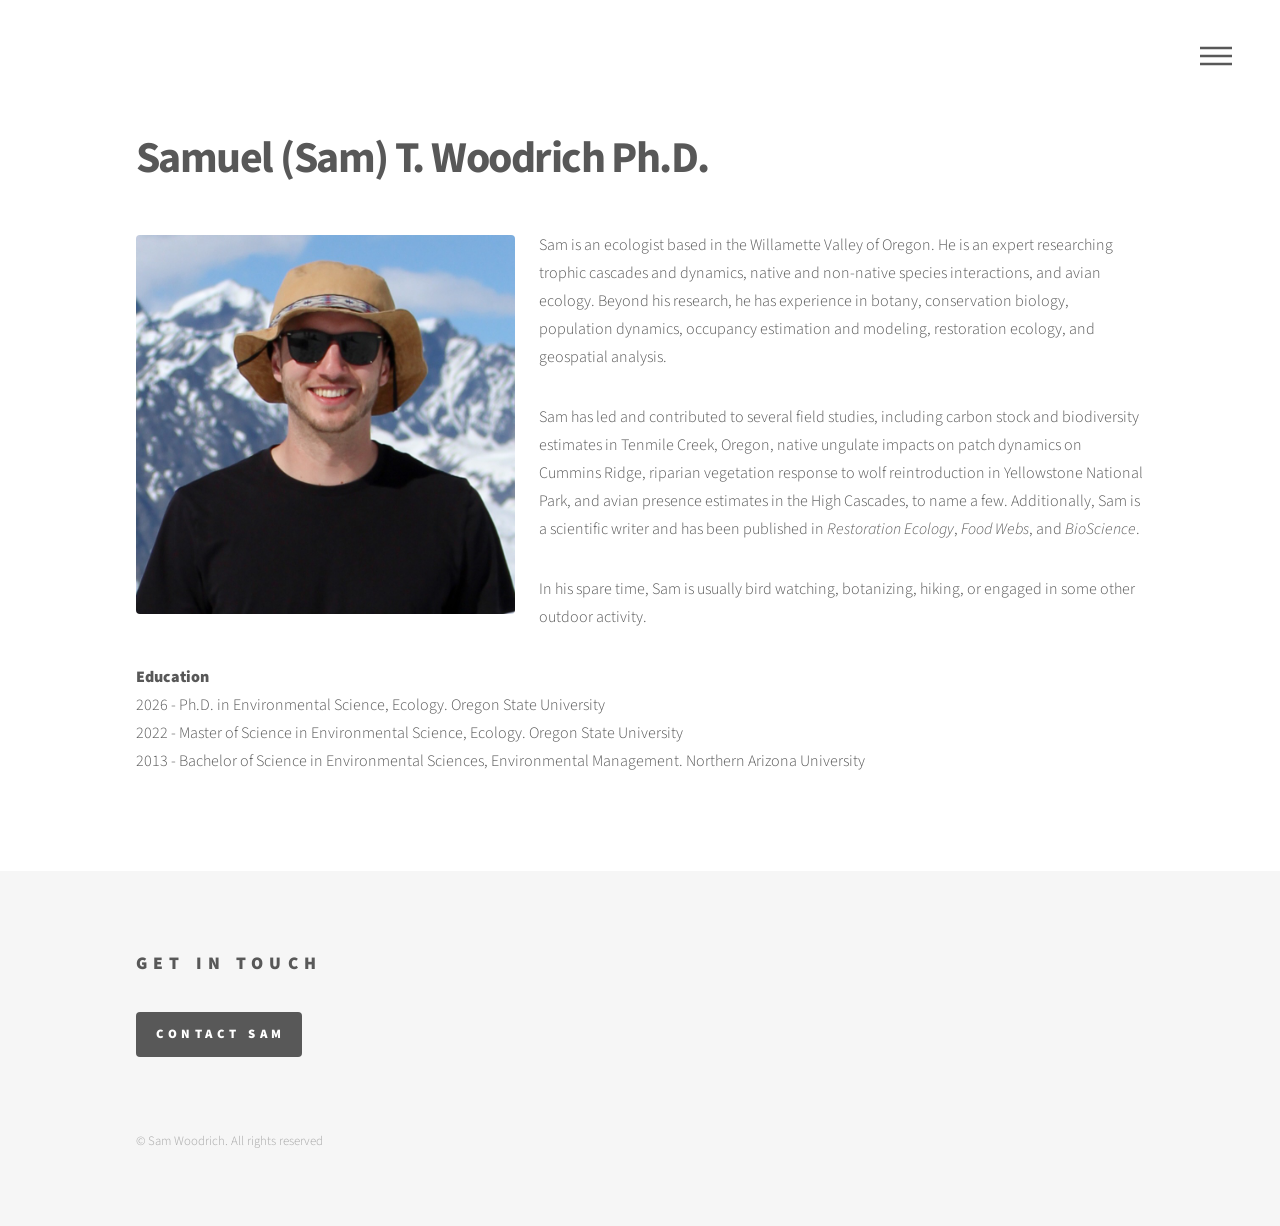
<file: about.html>
<!DOCTYPE HTML>
<!--
	Phantom by HTML5 UP
	html5up.net | @ajlkn
	Free for personal and commercial use under the CCA 3.0 license (html5up.net/license)
-->
<html>
	<head>
		<title>Sam Woodrich About</title>
		<meta charset="utf-8" />
		<meta name="viewport" content="width=device-width, initial-scale=1, user-scalable=no" />
		<link rel="stylesheet" href="assets/css/main.css" />
		<noscript><link rel="stylesheet" href="assets/css/noscript.css" /></noscript>
	</head>
	<body class="is-preload">
		<!-- Wrapper -->
			<div id="wrapper">

				<!-- Header -->
					<header id="header">
						<div class="inner">

							<!-- Logo -->
								<!-- <a href="index.html" class="logo">
									<span class="symbol"><img src="images/logo.svg" alt="" /></span><span class="title">Phantom</span>
								</a> -->

							<!-- Nav -->
								<nav>
									<ul>
										<li><a href="#menu">Menu</a></li>
									</ul>
								</nav>

						</div>
					</header>

				<!-- Menu -->
					<nav id="menu">
						<h2>Menu</h2>
						<ul>
							<li><a href="home.html">Home</a></li>
							<li><a href="about.html">About</a></li>
							<li><a href="publications_list.html">Publications</a></li>
							<!-- <li><a href="generic.html">Tempus etiam</a></li>
							<li><a href="generic.html">Consequat dolor</a></li>
							<li><a href="elements.html">Elements</a></li> -->
						</ul>
					</nav>

				<!-- Main -->
					<div id="main">
						<div class="inner">
							<h1>Samuel (Sam) T. Woodrich Ph.D.</h1>
							<p><span class="image left"><img src="images/about/1.jpg" alt="" /></span>Sam is an ecologist based in the Willamette Valley of Oregon. He is an expert researching trophic cascades and dynamics, native and non-native species interactions, and avian ecology. Beyond his research, he has experience in botany, conservation biology, population dynamics, occupancy estimation and modeling, restoration ecology, and geospatial analysis.</p>
							<p>Sam has led and contributed to several field studies, including carbon stock and biodiversity estimates in Tenmile Creek, Oregon, native ungulate impacts on patch dynamics on Cummins Ridge, riparian vegetation response to wolf reintroduction in Yellowstone National Park, and avian presence estimates in the High Cascades, to name a few. Additionally, Sam is a scientific writer and has been published in <em>Restoration Ecology</em>, <em>Food Webs</em>, and <em>BioScience</em>.</p>
							<p>In his spare time, Sam is usually bird watching, botanizing, hiking, or engaged in some other outdoor activity.</p>	
							<b>Education</b><br>
							2026 - Ph.D. in Environmental Science, Ecology. Oregon State University<br>
							2022 - Master of Science in Environmental Science, Ecology. Oregon State University<br>
							2013 - Bachelor of Science in Environmental Sciences, Environmental Management. Northern Arizona University<br>
						</div>
					</div>

				<!-- Footer -->
				 	<footer id="footer">
						<div class="inner">
							<section>
								<h2>Get in touch</h2>
									<a href="mailto:woodrics@oregonstate.edu" class="button primary">Contact Sam</a>
							</section>
							<ul class="copyright">
								<li>&copy; Sam Woodrich. All rights reserved</li>
							</ul>
						</div>
					</footer>

			</div>

		<!-- Scripts -->
			<script src="assets/js/jquery.min.js"></script>
			<script src="assets/js/browser.min.js"></script>
			<script src="assets/js/breakpoints.min.js"></script>
			<script src="assets/js/util.js"></script>
			<script src="assets/js/main.js"></script>

	</body>
</html>
</file>
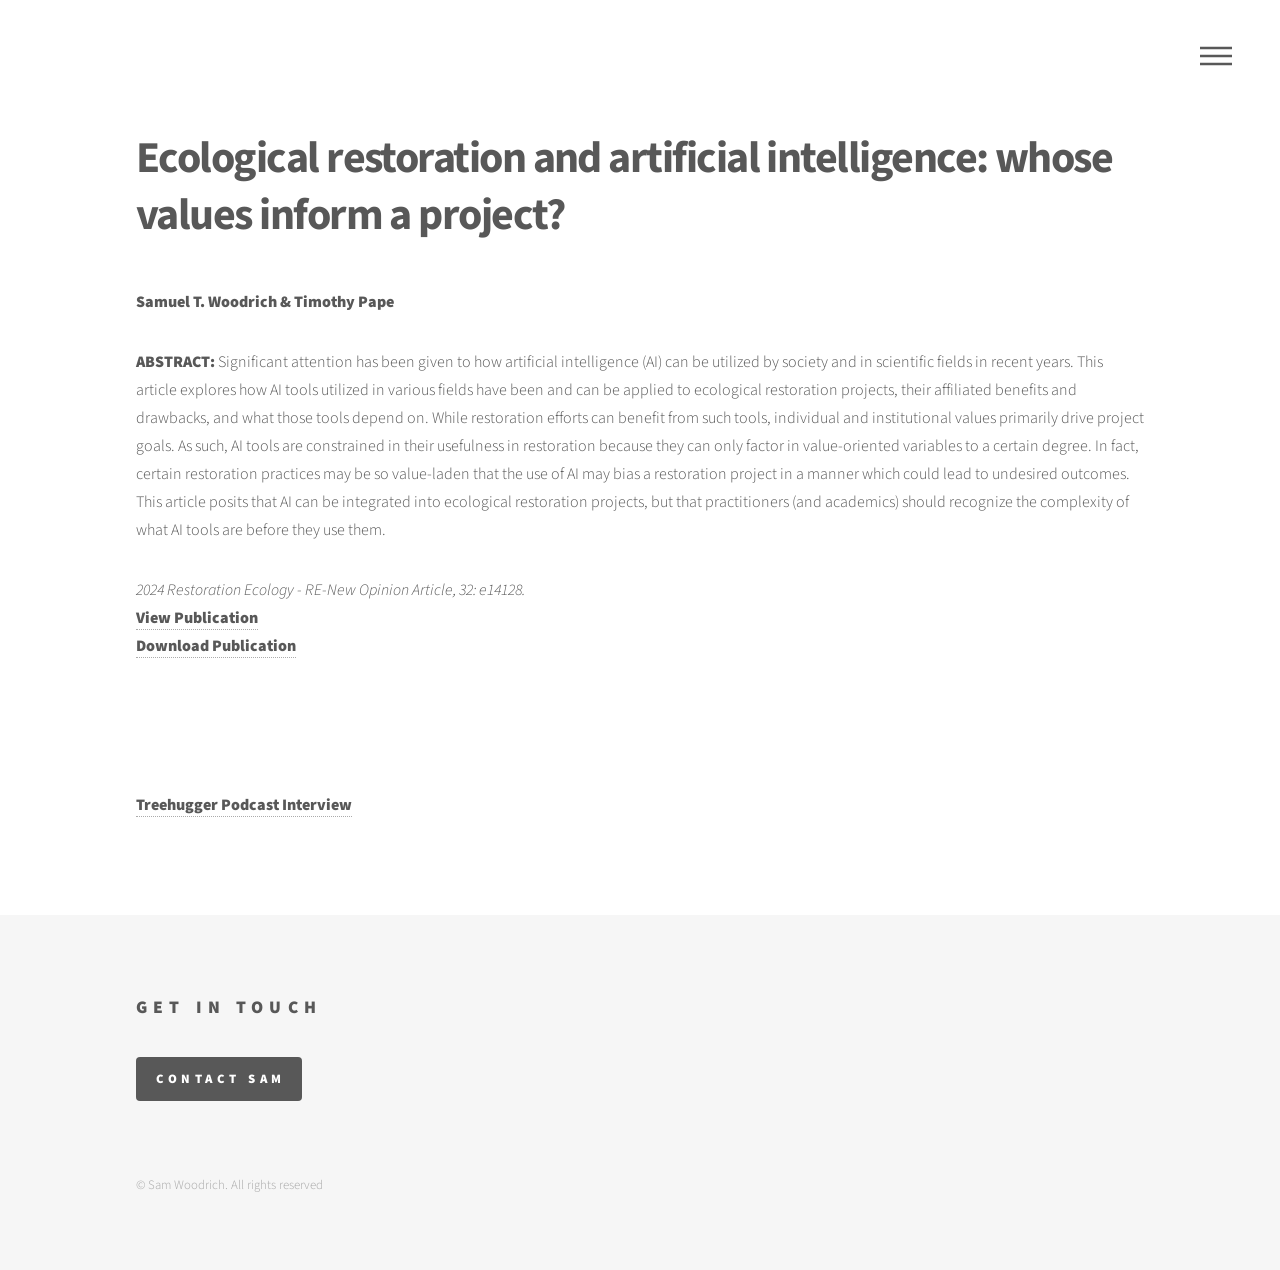
<file: ai_restoration.html>
<!DOCTYPE HTML>
<!--
	Phantom by HTML5 UP
	html5up.net | @ajlkn
	Free for personal and commercial use under the CCA 3.0 license (html5up.net/license)
-->
<html>
	<head>
		<title>AI and Restoration</title>
		<meta charset="utf-8" />
		<meta name="viewport" content="width=device-width, initial-scale=1, user-scalable=no" />
		<link rel="stylesheet" href="assets/css/main.css" />
		<noscript><link rel="stylesheet" href="assets/css/noscript.css" /></noscript>
	</head>
	<body class="is-preload">
		<!-- Wrapper -->
			<div id="wrapper">

				<!-- Header -->
					<header id="header">
						<div class="inner">

							<!-- Logo -->
								<!-- <a href="index.html" class="logo">
									<span class="symbol"><img src="images/logo.svg" alt="" /></span><span class="title">Phantom</span>
								</a> -->

							<!-- Nav -->
								<nav>
									<ul>
										<li><a href="#menu">Menu</a></li>
									</ul>
								</nav>

						</div>
					</header>

				<!-- Menu -->
					<nav id="menu">
						<h2>Menu</h2>
						<ul>
							<li><a href="index.html">Home</a></li>
							<li><a href="about.html">About</a></li>
							<li><a href="publications_list.html">Publications</a></li>
							<!-- <li><a href="generic.html">Tempus etiam</a></li>
							<li><a href="generic.html">Consequat dolor</a></li>
							<li><a href="elements.html">Elements</a></li> -->
						</ul>
					</nav>

				<!-- Main -->
					<div id="main">
						<div class="inner">
							<h1>Ecological restoration and artificial intelligence: whose values inform a project?</h1>
							<p><b>Samuel T. Woodrich & Timothy Pape</b></p>
							<p><b>ABSTRACT:</b> Significant attention has been given to how artificial intelligence (AI) can be utilized by society and in scientific fields in recent years. This article explores how AI tools utilized in various fields have been and can be applied to ecological restoration projects, their affiliated benefits and drawbacks, and what those tools depend on. While restoration efforts can benefit from such tools, individual and institutional values primarily drive project goals. As such, AI tools are constrained in their usefulness in restoration because they can only factor in value-oriented variables to a certain degree. In fact, certain restoration practices may be so value-laden that the use of AI may bias a restoration project in a manner which could lead to undesired outcomes. This article posits that AI can be integrated into ecological restoration projects, but that practitioners (and academics) should recognize the complexity of what AI tools are before they use them.</p>
							<em>2024 Restoration Ecology - RE-New Opinion Article, 32: e14128.</em>
							<br><a href="https://onlinelibrary.wiley.com/doi/10.1111/rec.14128"><b>View Publication</b></a><br>
							<a href="assets/pdfs/Woodrich_and_Pape_2024_Ecological_restoration_and_artificial_intelligence.pdf" download>
								<strong>Download Publication</strong><br>
							</a>
							</p>
							<iframe 
							title="Libsyn Player"
							style="border: none"
							src="https://html5-player.libsyn.com/embed/episode/id/31571217/height/90/theme/custom/thumbnail/yes/direction/backward/render-playlist/no/custom-color/87A93A/"
							height="90"
							width="100%"
							scrolling="no"
							allowfullscreen>
							</iframe>
							<a href="https://www.treehuggerpod.com/episodes/artificial-intelligence"><b>Treehugger Podcast Interview</b></a><br>
						</div>
					</div>

				<!-- Footer -->
				 	<footer id="footer">
						<div class="inner">
							<section>
								<h2>Get in touch</h2>
									<a href="mailto:woodrics@oregonstate.edu" class="button primary">Contact Sam</a>
							</section>
							<ul class="copyright">
								<li>&copy; Sam Woodrich. All rights reserved</li>
							</ul>
						</div>
					</footer>

			</div>

		<!-- Scripts -->
			<script src="assets/js/jquery.min.js"></script>
			<script src="assets/js/browser.min.js"></script>
			<script src="assets/js/breakpoints.min.js"></script>
			<script src="assets/js/util.js"></script>
			<script src="assets/js/main.js"></script>

	</body>
</html>
</file>
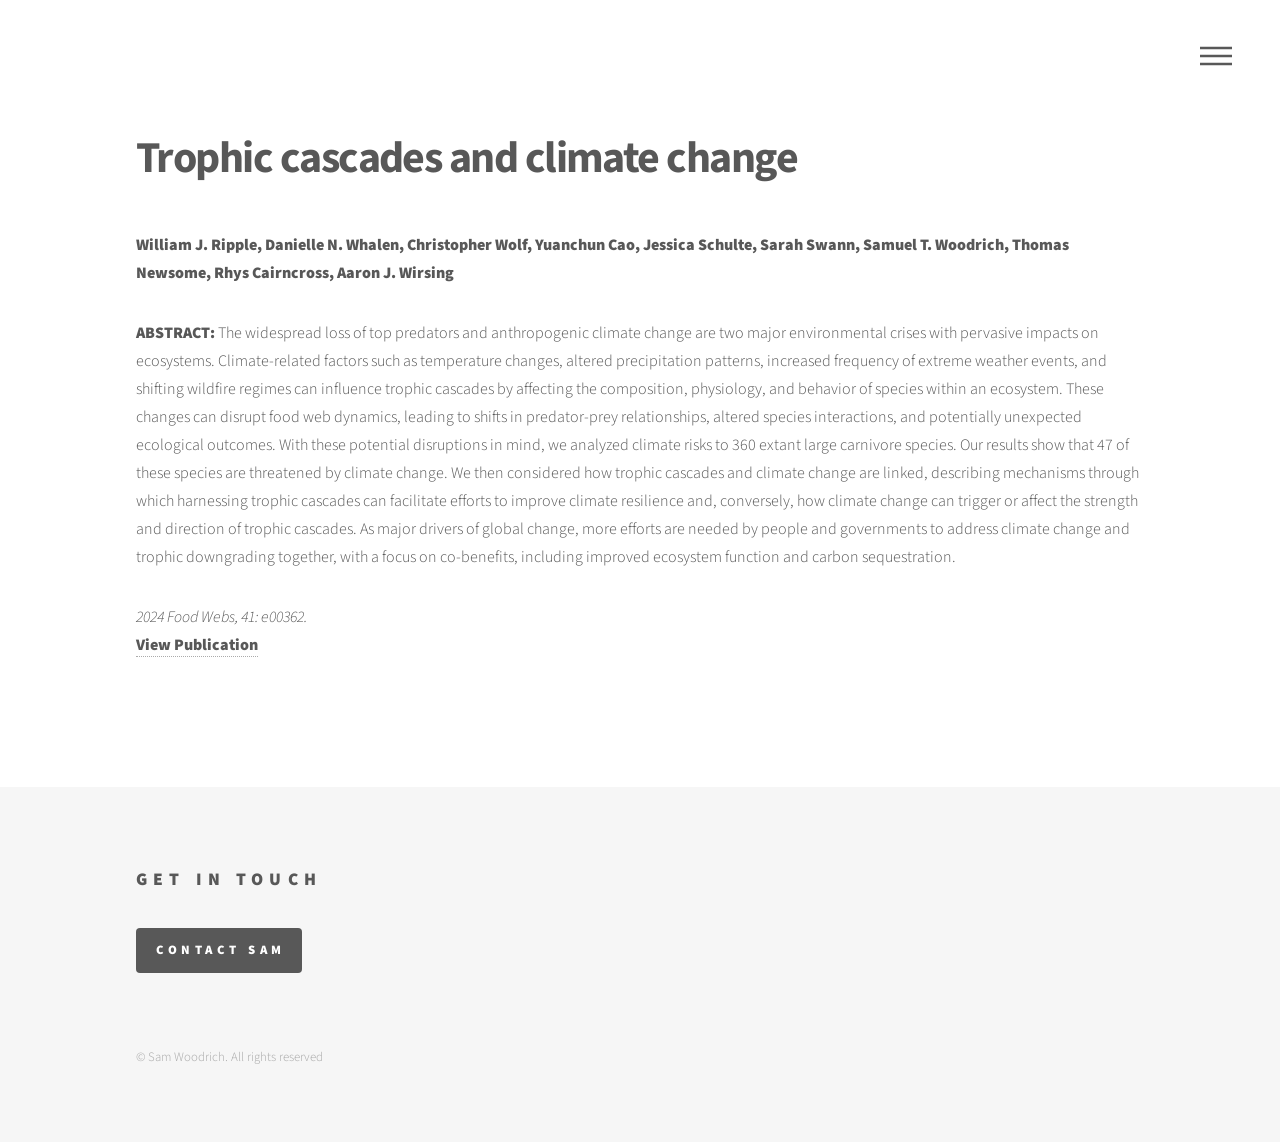
<file: cascades_and_climate_change.html>
<!DOCTYPE HTML>
<!--
	Phantom by HTML5 UP
	html5up.net | @ajlkn
	Free for personal and commercial use under the CCA 3.0 license (html5up.net/license)
-->
<html>
	<head>
		<title>Trophic Cascades and Climate Change</title>
		<meta charset="utf-8" />
		<meta name="viewport" content="width=device-width, initial-scale=1, user-scalable=no" />
		<link rel="stylesheet" href="assets/css/main.css" />
		<noscript><link rel="stylesheet" href="assets/css/noscript.css" /></noscript>
	</head>
	<body class="is-preload">
		<!-- Wrapper -->
			<div id="wrapper">

				<!-- Header -->
					<header id="header">
						<div class="inner">

							<!-- Logo -->
								<!-- <a href="index.html" class="logo">
									<span class="symbol"><img src="images/logo.svg" alt="" /></span><span class="title">Phantom</span>
								</a> -->

							<!-- Nav -->
								<nav>
									<ul>
										<li><a href="#menu">Menu</a></li>
									</ul>
								</nav>

						</div>
					</header>

				<!-- Menu -->
					<nav id="menu">
						<h2>Menu</h2>
						<ul>
							<li><a href="index.html">Home</a></li>
							<li><a href="about.html">About</a></li>
							<li><a href="publications_list.html">Publications</a></li>
							<!-- <li><a href="generic.html">Tempus etiam</a></li>
							<li><a href="generic.html">Consequat dolor</a></li>
							<li><a href="elements.html">Elements</a></li> -->
						</ul>
					</nav>

				<!-- Main -->
					<div id="main">
						<div class="inner">
							<h1>Trophic cascades and climate change</h1>
							<p><b>William J. Ripple, Danielle N. Whalen, Christopher Wolf, Yuanchun Cao, Jessica Schulte, Sarah Swann, Samuel T. Woodrich, Thomas Newsome, Rhys Cairncross, Aaron J. Wirsing</b></p>
							<p><b>ABSTRACT:</b> The widespread loss of top predators and anthropogenic climate change are two major environmental crises with
							pervasive impacts on ecosystems. Climate-related factors such as temperature changes, altered precipitation
							patterns, increased frequency of extreme weather events, and shifting wildfire regimes can influence trophic
							cascades by affecting the composition, physiology, and behavior of species within an ecosystem. These changes
							can disrupt food web dynamics, leading to shifts in predator-prey relationships, altered species interactions, and
							potentially unexpected ecological outcomes. With these potential disruptions in mind, we analyzed climate risks
							to 360 extant large carnivore species. Our results show that 47 of these species are threatened by climate change.
							We then considered how trophic cascades and climate change are linked, describing mechanisms through which
							harnessing trophic cascades can facilitate efforts to improve climate resilience and, conversely, how climate
							change can trigger or affect the strength and direction of trophic cascades. As major drivers of global change,
							more efforts are needed by people and governments to address climate change and trophic downgrading
							together, with a focus on co-benefits, including improved ecosystem function and carbon sequestration.</p>
							<em>2024 Food Webs, 41: e00362.</em>
							<p><a href="https://www.sciencedirect.com/science/article/abs/pii/S2352249624000284?via%3Dihub" target="_blank">
								<b>View Publication</b>
							</a>
							</p>					
						</div>
					</div>

				<!-- Footer -->
				 	<footer id="footer">
						<div class="inner">
							<section>
								<h2>Get in touch</h2>
									<a href="mailto:woodrics@oregonstate.edu" class="button primary">Contact Sam</a>
							</section>
							<ul class="copyright">
								<li>&copy; Sam Woodrich. All rights reserved</li>
							</ul>
						</div>
					</footer>

			</div>

		<!-- Scripts -->
			<script src="assets/js/jquery.min.js"></script>
			<script src="assets/js/browser.min.js"></script>
			<script src="assets/js/breakpoints.min.js"></script>
			<script src="assets/js/util.js"></script>
			<script src="assets/js/main.js"></script>

	</body>
</html>
</file>
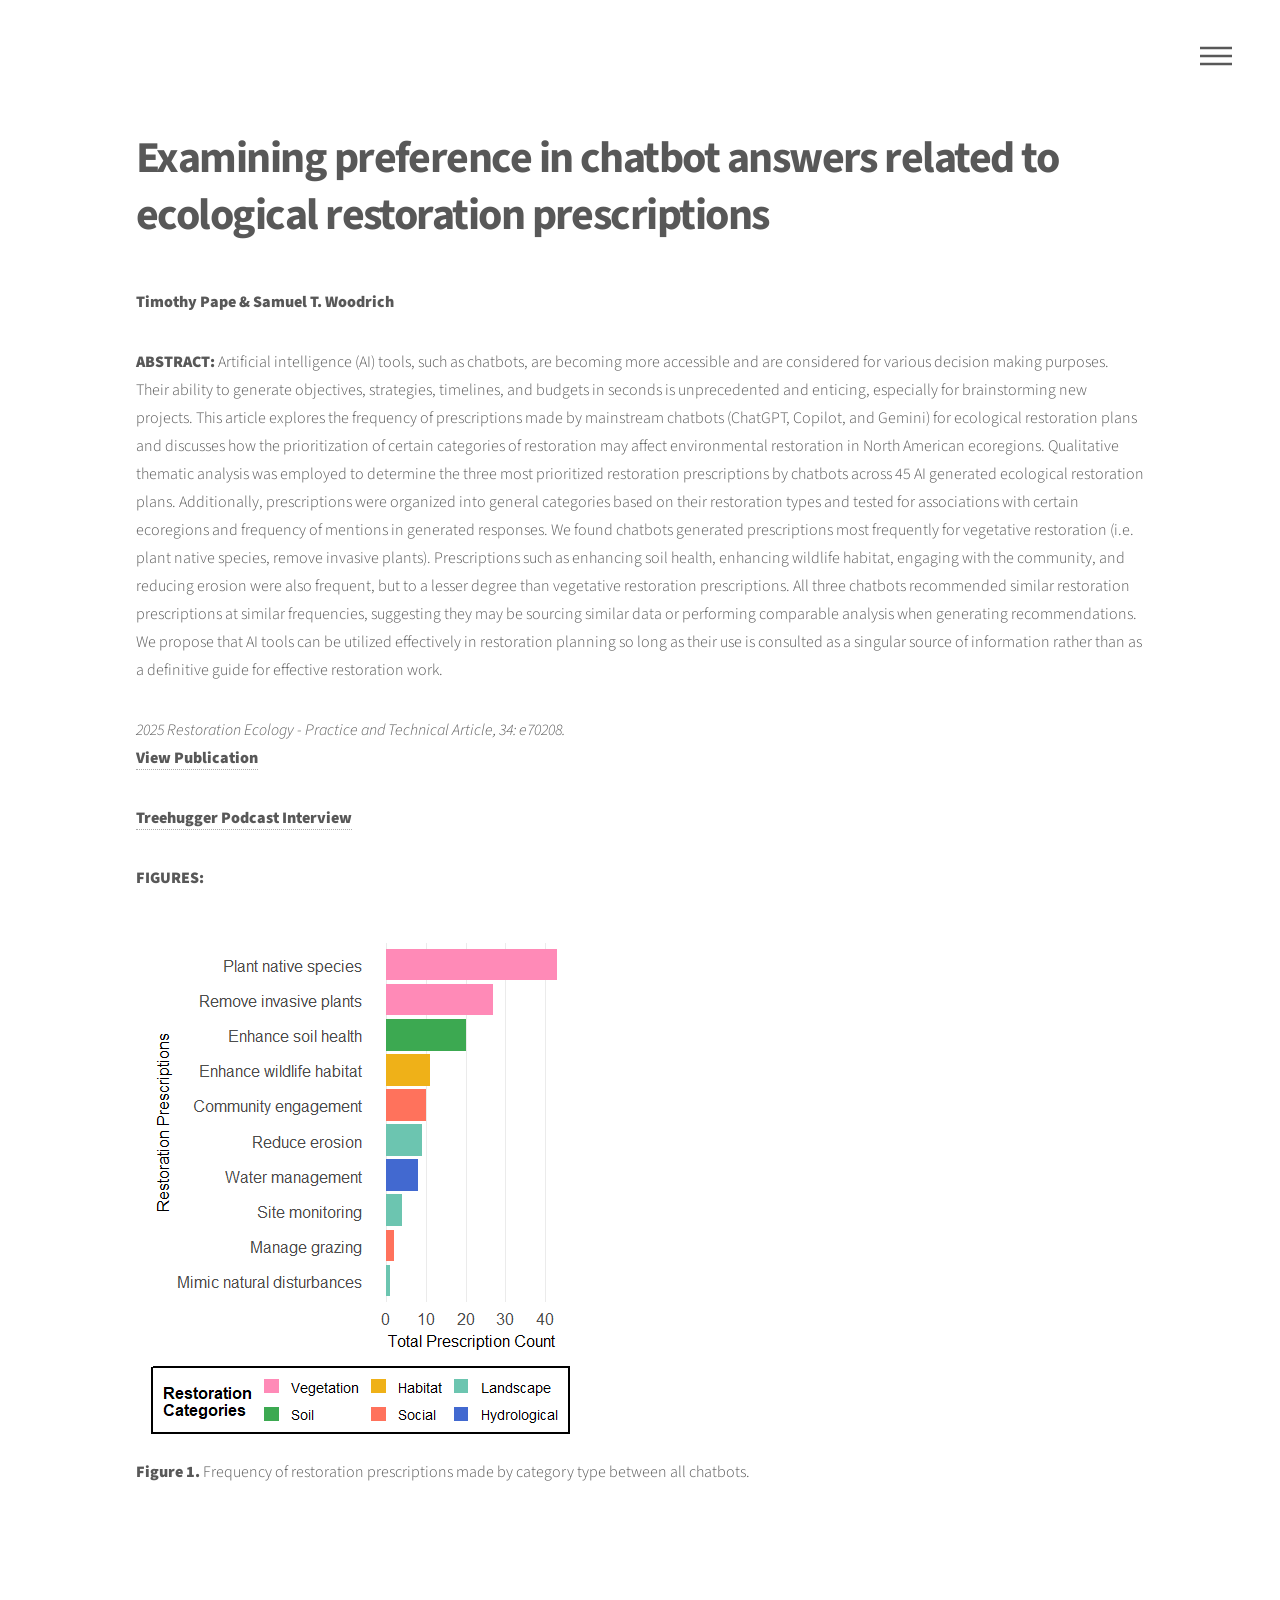
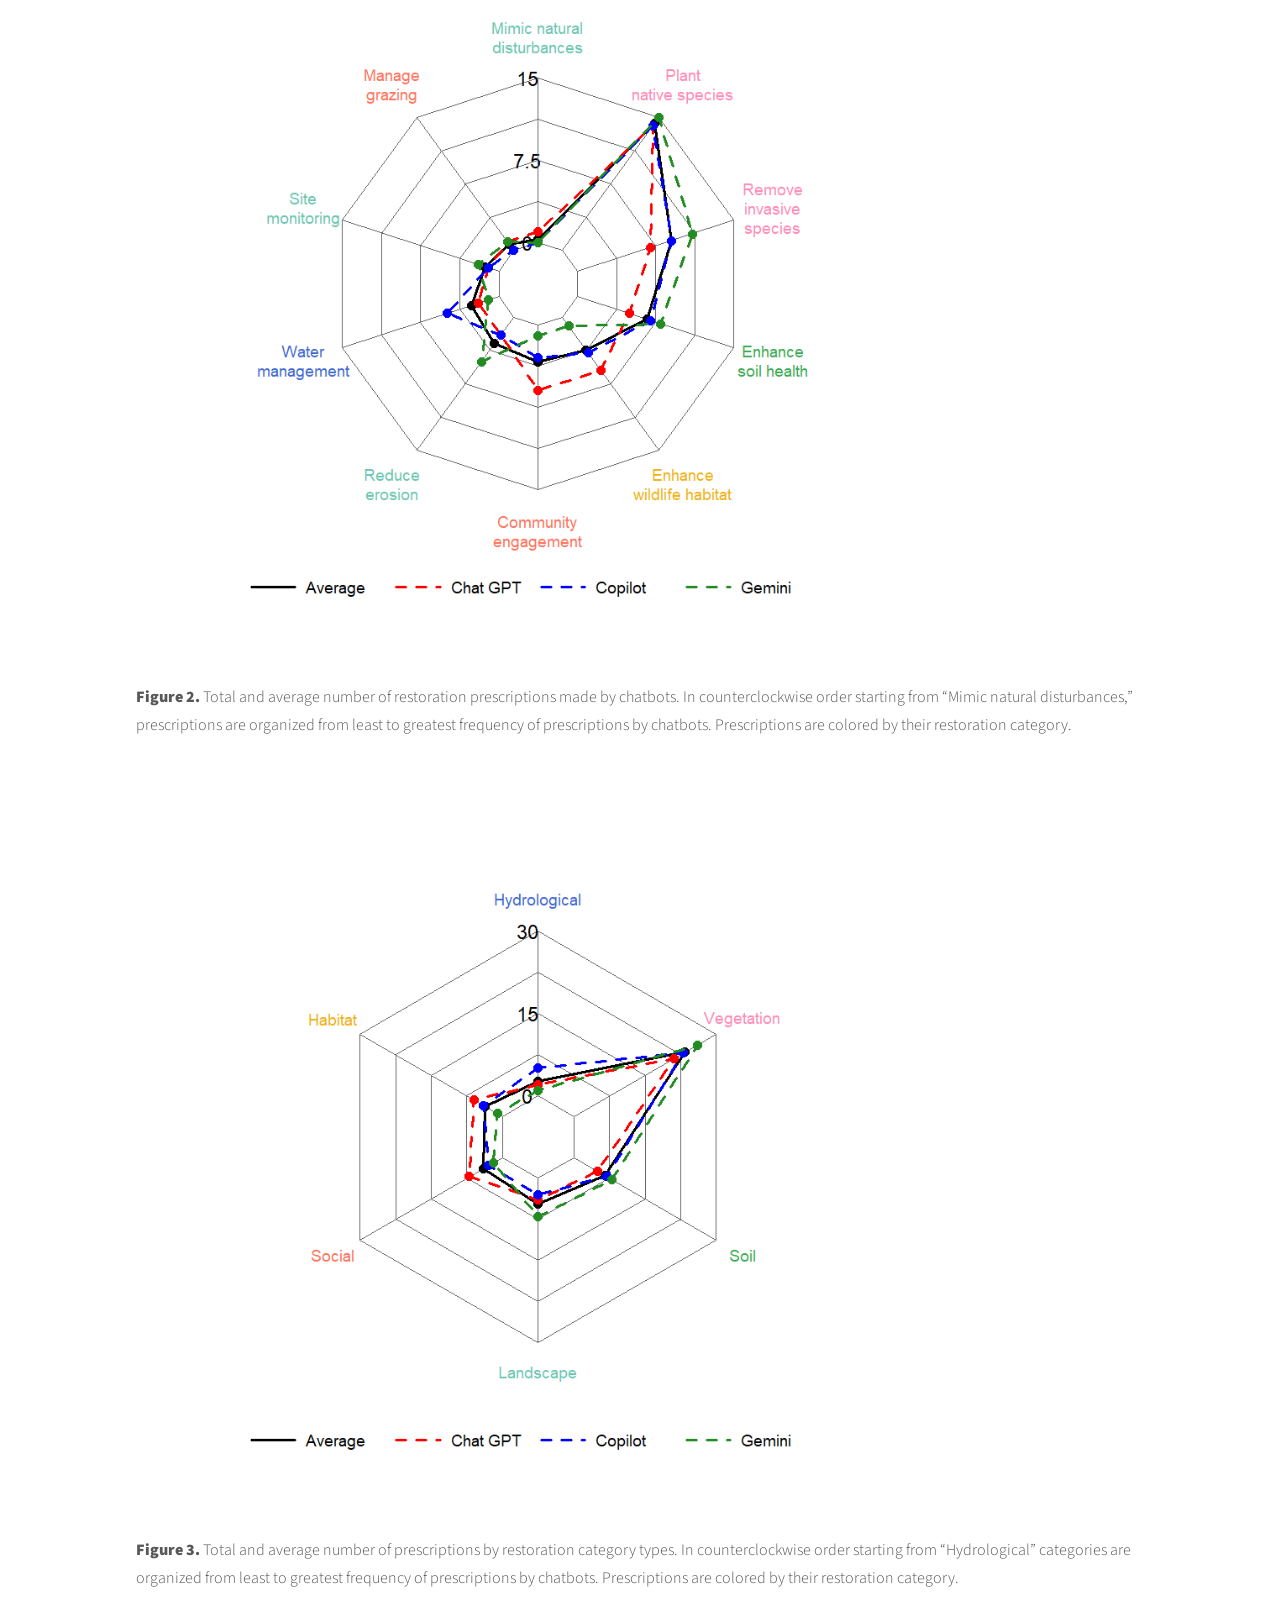
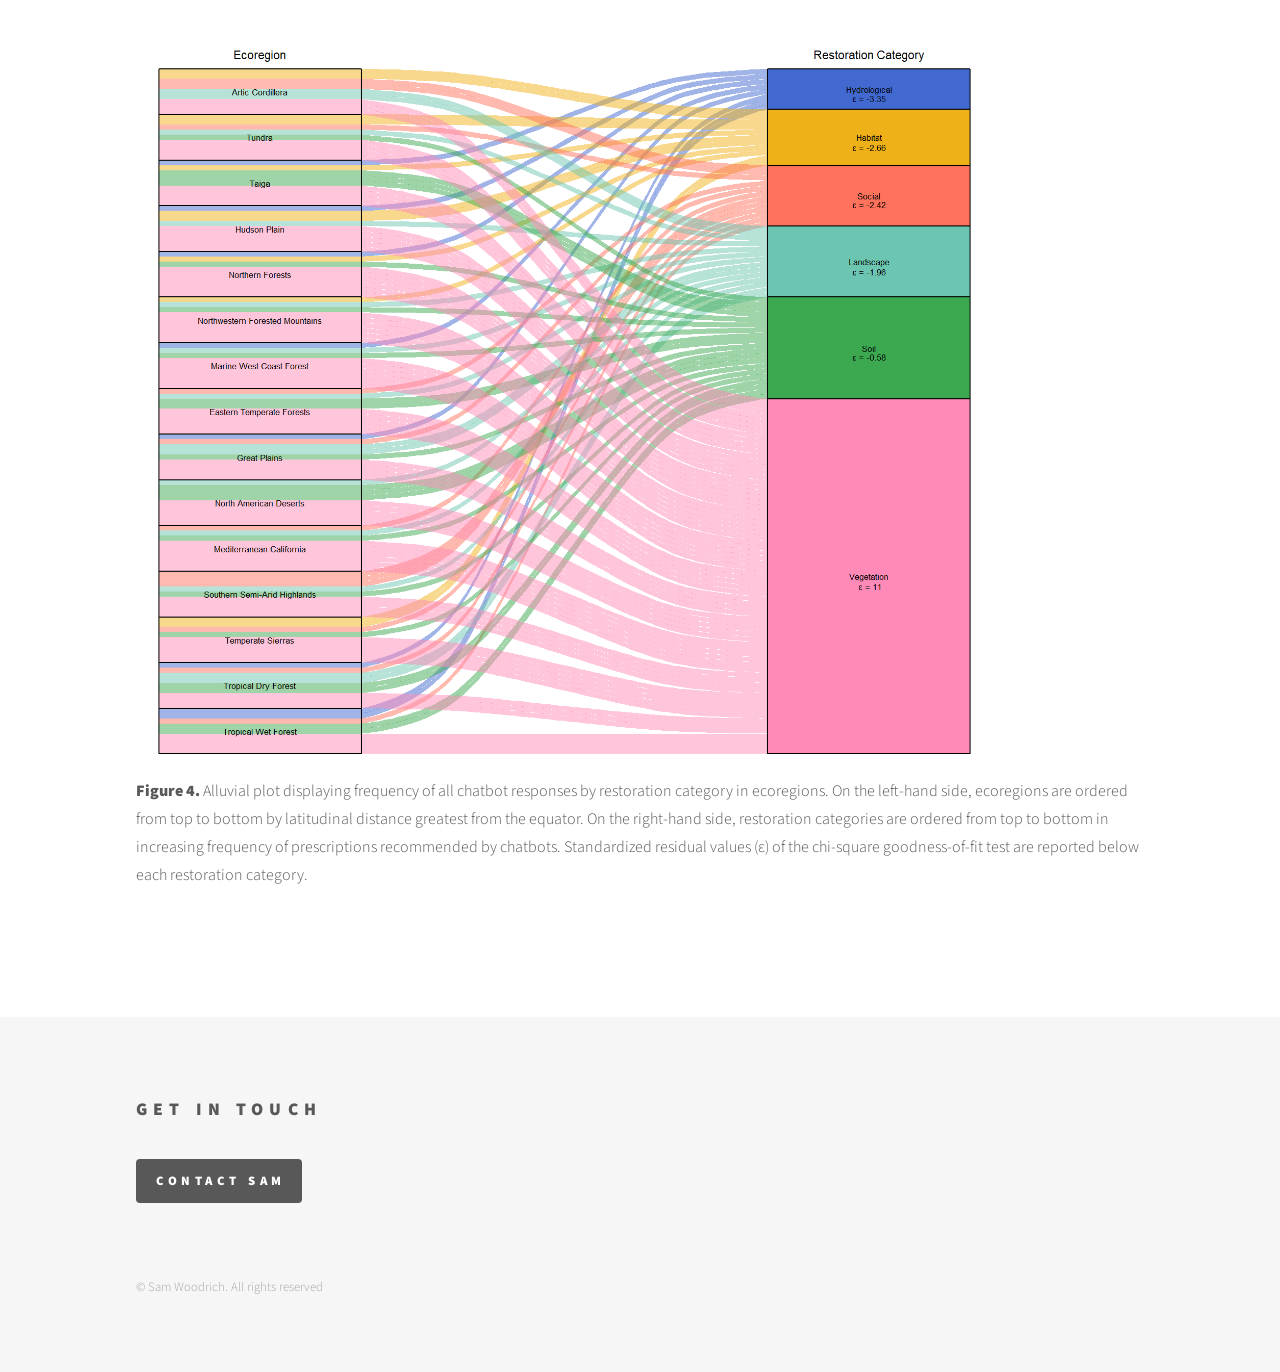
<file: chatbot_restoration.html>
<!DOCTYPE HTML>
<!--
	Phantom by HTML5 UP
	html5up.net | @ajlkn
	Free for personal and commercial use under the CCA 3.0 license (html5up.net/license)
-->
<html>
	<head>
		<title>Chatbots and Restoration</title>
		<meta charset="utf-8" />
		<meta name="viewport" content="width=device-width, initial-scale=1, user-scalable=no" />
		<link rel="stylesheet" href="assets/css/main.css" />
		<noscript><link rel="stylesheet" href="assets/css/noscript.css" /></noscript>
	</head>
	<body class="is-preload">
		<!-- Wrapper -->
			<div id="wrapper">

				<!-- Header -->
					<header id="header">
						<div class="inner">

							<!-- Logo -->
								<!-- <a href="index.html" class="logo">
									<span class="symbol"><img src="images/logo.svg" alt="" /></span><span class="title">Phantom</span>
								</a> -->

							<!-- Nav -->
								<nav>
									<ul>
										<li><a href="#menu">Menu</a></li>
									</ul>
								</nav>

						</div>
					</header>

				<!-- Menu -->
					<nav id="menu">
						<h2>Menu</h2>
						<ul>
							<li><a href="index.html">Home</a></li>
							<li><a href="about.html">About</a></li>
							<li><a href="publications_list.html">Publications</a></li>
							<!-- <li><a href="generic.html">Tempus etiam</a></li>
							<li><a href="generic.html">Consequat dolor</a></li>
							<li><a href="elements.html">Elements</a></li> -->
						</ul>
					</nav>

				<!-- Main -->
					<div id="main">
						<div class="inner">
							<h1>Examining preference in chatbot answers related to ecological restoration prescriptions</h1>
							<p><b>Timothy Pape & Samuel T. Woodrich</b></p>
							<p><b>ABSTRACT:</b> Artificial intelligence (AI) tools, such as chatbots, are becoming more accessible and are considered for various decision making purposes. Their ability to generate objectives, strategies, timelines, and budgets in seconds is unprecedented and enticing, especially for brainstorming new projects. This article explores the frequency of prescriptions made by mainstream chatbots (ChatGPT, Copilot, and Gemini) for ecological restoration plans and discusses how the prioritization of certain categories of restoration may affect environmental restoration in North American ecoregions. Qualitative thematic analysis was employed to determine the three most prioritized restoration prescriptions by chatbots across 45 AI generated ecological restoration plans. Additionally, prescriptions were organized into general categories based on their restoration types and tested for associations with certain ecoregions and frequency of mentions in generated responses. We found chatbots generated prescriptions most frequently for vegetative restoration (i.e. plant native species, remove invasive plants). Prescriptions such as enhancing soil health, enhancing wildlife habitat, engaging with the community, and reducing erosion were also frequent, but to a lesser degree than vegetative restoration prescriptions. All three chatbots recommended similar restoration prescriptions at similar frequencies, suggesting they may be sourcing similar data or performing comparable analysis when generating recommendations. We propose that AI tools can be utilized effectively in restoration planning so long as their use is consulted as a singular source of information rather than as a definitive guide for effective restoration work.</p>
							<em>2025 Restoration Ecology - Practice and Technical Article, 34: e70208.</em>
							<p><a href="https://onlinelibrary.wiley.com/doi/10.1111/rec.70208"><b>View Publication</b></a></p>
							<p><a href="https://www.treehuggerpod.com/episodes/default-prescriptions"><b>Treehugger Podcast Interview</b></a><br></p>	
							<p><b>FIGURES: </b></p>
									<!-- <section class="tiles"> -->

									<!-- Figure 1 -->
									<!-- <article>
										<span class="image">
										<img src="images/chatbot_restoration/1.png" alt="Figure 1" style="width:auto; max-width:none;" />
										</span>
										<p><strong>Figure 1.</strong> Frequency of restoration prescriptions made by category type between all chatbots.</p>
									</article> -->

									<!-- Figure 2 -->
									<!-- <article>
										<span class="image">
										<img src="images/chatbot_restoration/2.png" alt="Figure 2" style="width:auto; max-width:none;" />
										</span>
										<p><strong>Figure 2.</strong> Total and average number of restoration prescriptions made by chatbots. In counterclockwise order starting from “Mimic natural disturbances,” prescriptions are organized from least to greatest frequency of prescriptions by chatbots. Prescriptions are colored by their restoration category.</p>
									</article> -->

									<!-- Figure 3 -->
									<!-- <article>
										<span class="image">
										<img src="images/chatbot_restoration/3.png" alt="Figure 3" style="width:auto; max-width:none;" />
										</span>
										<p><strong>Figure 3.</strong> Total and average number of prescriptions by restoration category types. In counterclockwise order starting from “Hydrological” categories areorganized from least to greatest frequency of prescriptions by chatbots. Prescriptions are colored by their restoration category.</p>
									</article> -->

									<!-- Figure 4 -->
									<!-- <article>
										<span class="image">
										<img src="images/chatbot_restoration/4.PNG" alt="Figure 4" style="width:auto; max-width:none;" />
										</span>
										<p><strong>Figure 4.</strong> Alluvial plot displaying frequency of all chatbot responses by restoration category in ecoregions. On the left-hand side, ecoregions are ordered from top to bottom by latitudinal distance greatest from the equator. On the right-hand side, restoration categories are ordered from top to bottom in increasing frequency of prescriptions recommended by chatbots. Standardized residual values (ε) of the chi-square goodness-of-fit test are reported below each restoration category. </p>
									</article> -->

									<!-- </section>			 -->
									 <section>

									<!-- Figure 1 -->
									<div class="figure">
										<img src="images/chatbot_restoration/1.png" alt="Figure 1"/>
										<p><strong>Figure 1.</strong> Frequency of restoration prescriptions made by category type between all chatbots.</p>
									</div>

									<!-- Figure 2 -->
									<div class="figure">
										<img src="images/chatbot_restoration/2.png" alt="Figure 2" style="width:75%;"/>
										<p><strong>Figure 2.</strong> Total and average number of restoration prescriptions made by chatbots. In counterclockwise order starting from “Mimic natural disturbances,” prescriptions are organized from least to greatest frequency of prescriptions by chatbots. Prescriptions are colored by their restoration category.</p>
									</div>

									<!-- Figure 3 -->
									<div class="figure">
										<img src="images/chatbot_restoration/3.png" alt="Figure 3" style="width:75%;"/>
										<p><strong>Figure 3.</strong> Total and average number of prescriptions by restoration category types. In counterclockwise order starting from “Hydrological” categories are organized from least to greatest frequency of prescriptions by chatbots. Prescriptions are colored by their restoration category.</p>
									</div>

									<!-- Figure 4 -->
									<div class="figure">
										<img src="images/chatbot_restoration/4.PNG" alt="Figure 4" style="width:85%;" />
										<p><strong>Figure 4.</strong> Alluvial plot displaying frequency of all chatbot responses by restoration category in ecoregions. On the left-hand side, ecoregions are ordered from top to bottom by latitudinal distance greatest from the equator. On the right-hand side, restoration categories are ordered from top to bottom in increasing frequency of prescriptions recommended by chatbots. Standardized residual values (ε) of the chi-square goodness-of-fit test are reported below each restoration category.</p>
									</div>

									</section>
						</div>
					</div>

				<!-- Footer -->
				 	<footer id="footer">
						<div class="inner">
							<section>
								<h2>Get in touch</h2>
									<a href="mailto:woodrics@oregonstate.edu" class="button primary">Contact Sam</a>
							</section>
							<ul class="copyright">
								<li>&copy; Sam Woodrich. All rights reserved</li>
							</ul>
						</div>
					</footer>

			</div>

		<!-- Scripts -->
			<script src="assets/js/jquery.min.js"></script>
			<script src="assets/js/browser.min.js"></script>
			<script src="assets/js/breakpoints.min.js"></script>
			<script src="assets/js/util.js"></script>
			<script src="assets/js/main.js"></script>

	</body>
</html>
</file>
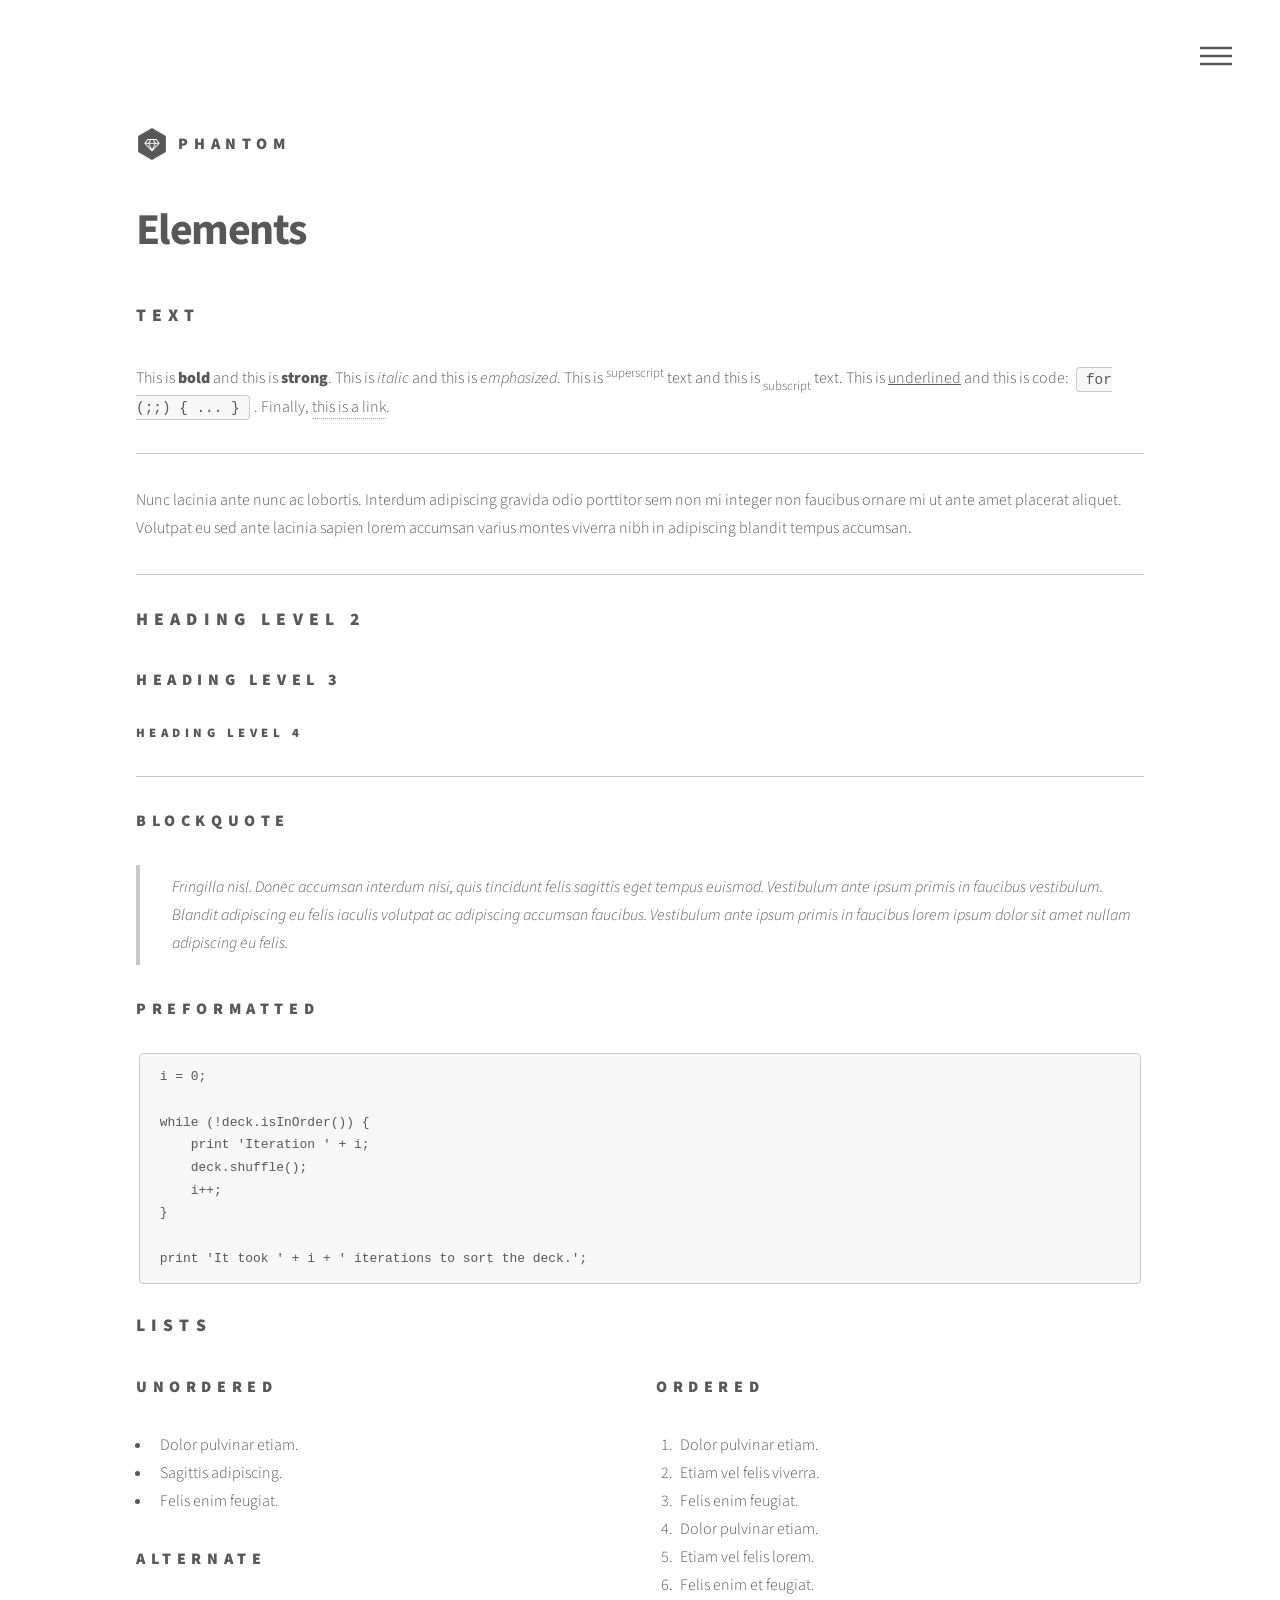
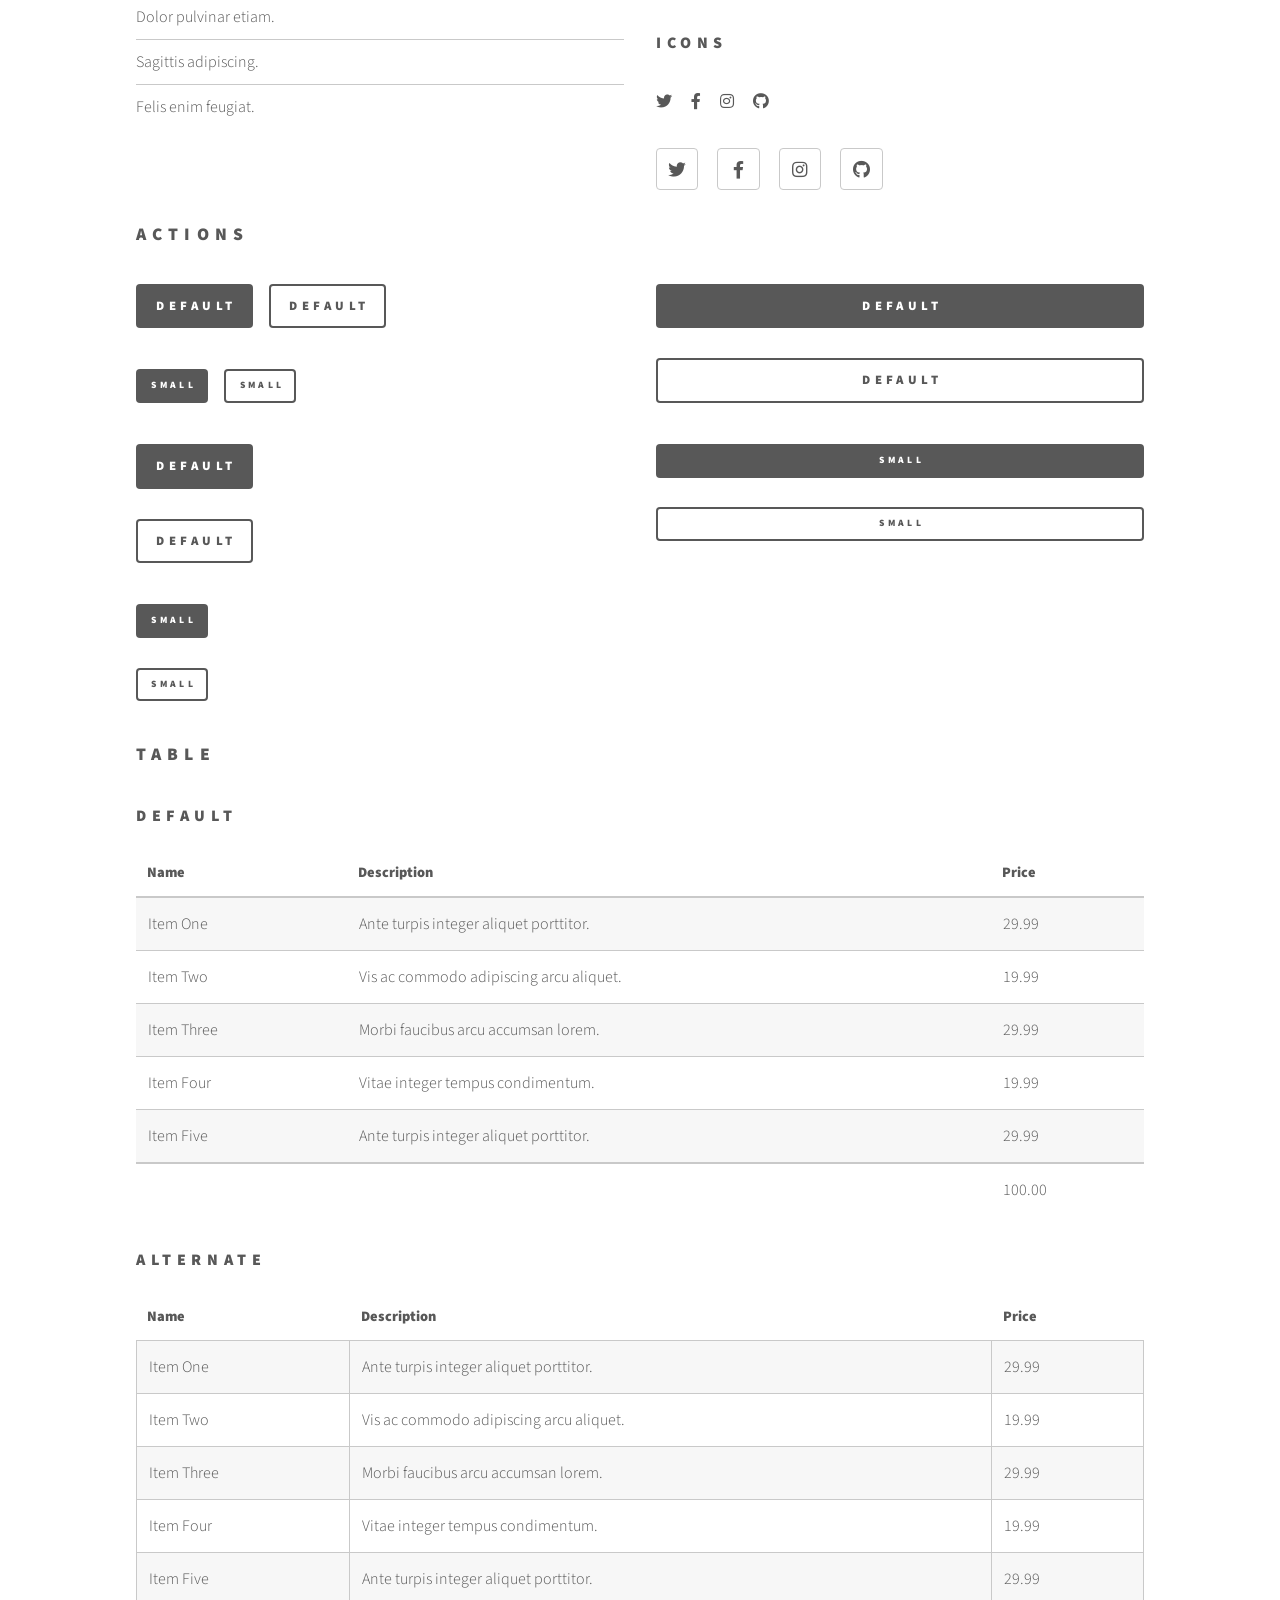
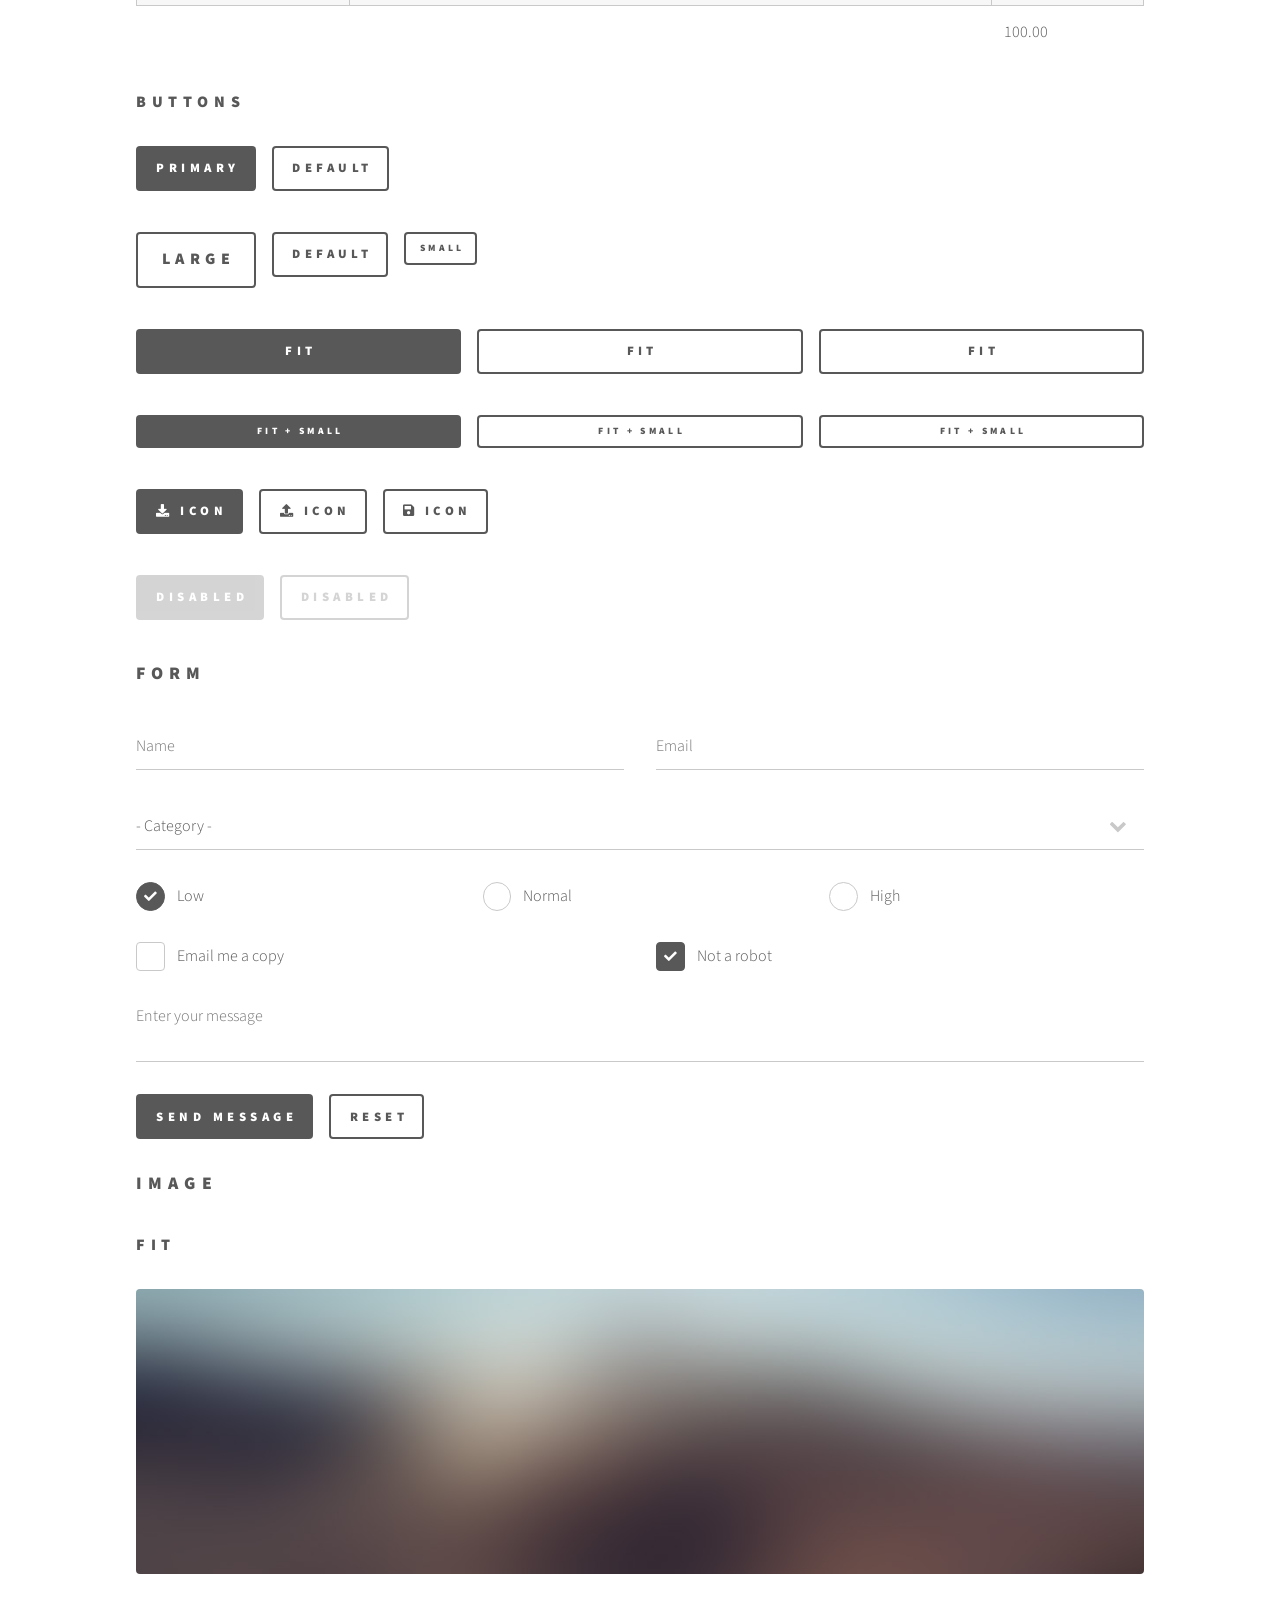
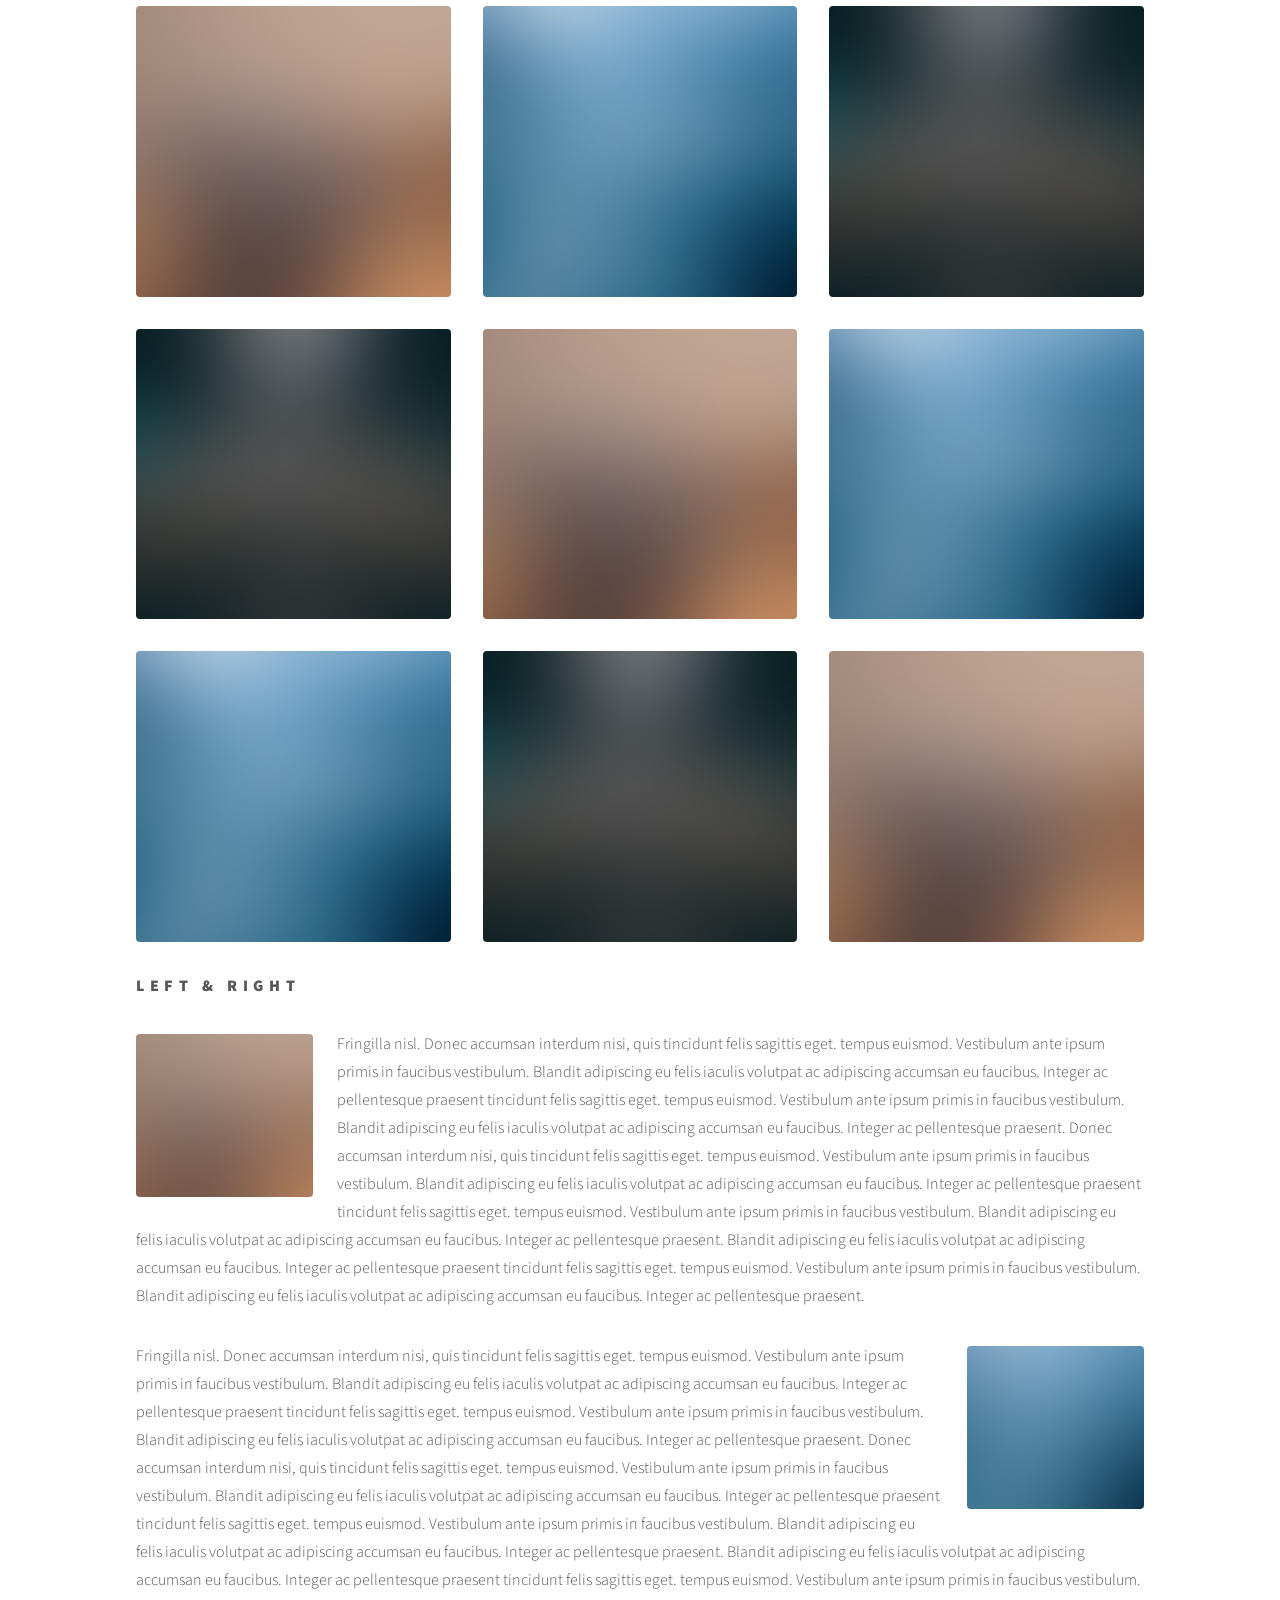
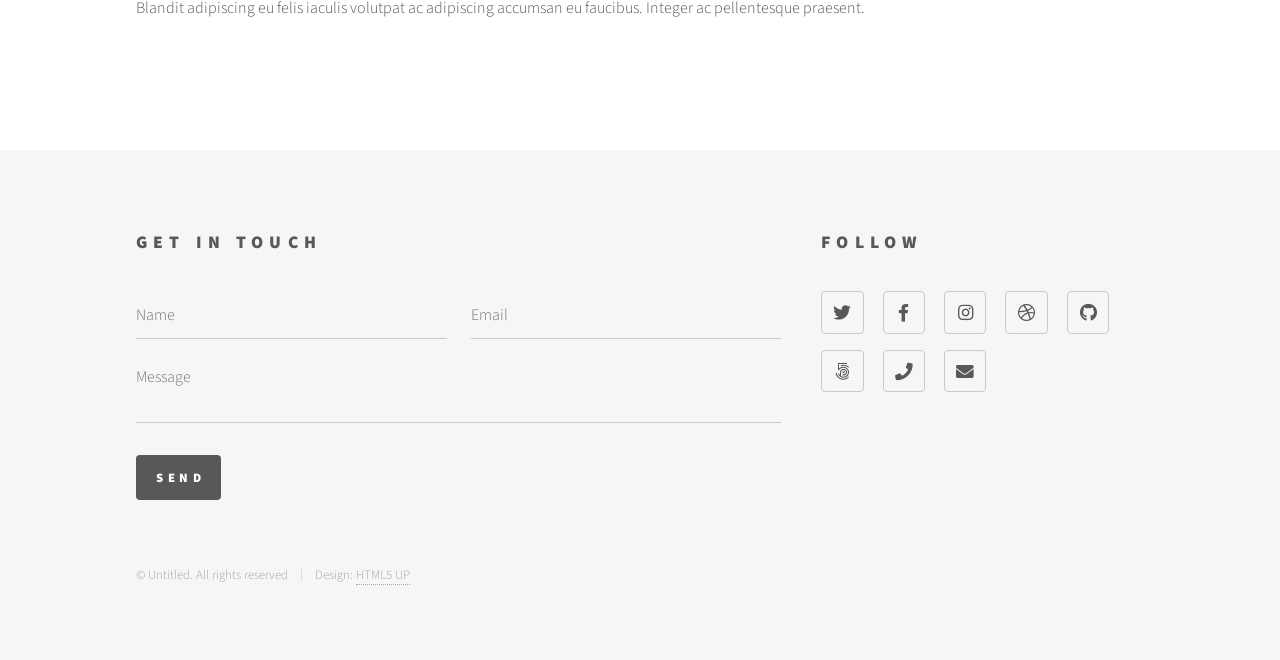
<file: elements.html>
<!DOCTYPE HTML>
<!--
	Phantom by HTML5 UP
	html5up.net | @ajlkn
	Free for personal and commercial use under the CCA 3.0 license (html5up.net/license)
-->
<html>
	<head>
		<title>Elements - Phantom by HTML5 UP</title>
		<meta charset="utf-8" />
		<meta name="viewport" content="width=device-width, initial-scale=1, user-scalable=no" />
		<link rel="stylesheet" href="assets/css/main.css" />
		<noscript><link rel="stylesheet" href="assets/css/noscript.css" /></noscript>
	</head>
	<body class="is-preload">
		<!-- Wrapper -->
			<div id="wrapper">

				<!-- Header -->
					<header id="header">
						<div class="inner">

							<!-- Logo -->
								<a href="index.html" class="logo">
									<span class="symbol"><img src="images/logo.svg" alt="" /></span><span class="title">Phantom</span>
								</a>

							<!-- Nav -->
								<nav>
									<ul>
										<li><a href="#menu">Menu</a></li>
									</ul>
								</nav>

						</div>
					</header>

				<!-- Menu -->
					<nav id="menu">
						<h2>Menu</h2>
						<ul>
							<li><a href="index.html">Home</a></li>
							<li><a href="generic.html">Ipsum veroeros</a></li>
							<li><a href="generic.html">Tempus etiam</a></li>
							<li><a href="generic.html">Consequat dolor</a></li>
							<li><a href="elements.html">Elements</a></li>
						</ul>
					</nav>

				<!-- Main -->
					<div id="main">
						<div class="inner">
							<h1>Elements</h1>

							<!-- Text -->
								<section>
									<h2>Text</h2>
									<p>This is <b>bold</b> and this is <strong>strong</strong>. This is <i>italic</i> and this is <em>emphasized</em>.
									This is <sup>superscript</sup> text and this is <sub>subscript</sub> text.
									This is <u>underlined</u> and this is code: <code>for (;;) { ... }</code>. Finally, <a href="#">this is a link</a>.</p>
									<hr />
									<p>Nunc lacinia ante nunc ac lobortis. Interdum adipiscing gravida odio porttitor sem non mi integer non faucibus ornare mi ut ante amet placerat aliquet. Volutpat eu sed ante lacinia sapien lorem accumsan varius montes viverra nibh in adipiscing blandit tempus accumsan.</p>
									<hr />
									<h2>Heading Level 2</h2>
									<h3>Heading Level 3</h3>
									<h4>Heading Level 4</h4>
									<hr />
									<h3>Blockquote</h3>
									<blockquote>Fringilla nisl. Donec accumsan interdum nisi, quis tincidunt felis sagittis eget tempus euismod. Vestibulum ante ipsum primis in faucibus vestibulum. Blandit adipiscing eu felis iaculis volutpat ac adipiscing accumsan faucibus. Vestibulum ante ipsum primis in faucibus lorem ipsum dolor sit amet nullam adipiscing eu felis.</blockquote>
									<h3>Preformatted</h3>
									<pre><code>i = 0;

while (!deck.isInOrder()) {
    print 'Iteration ' + i;
    deck.shuffle();
    i++;
}

print 'It took ' + i + ' iterations to sort the deck.';</code></pre>
								</section>

							<!-- Lists -->
								<section>
									<h2>Lists</h2>
									<div class="row">
										<div class="col-6 col-12-medium">
											<h3>Unordered</h3>
											<ul>
												<li>Dolor pulvinar etiam.</li>
												<li>Sagittis adipiscing.</li>
												<li>Felis enim feugiat.</li>
											</ul>
											<h3>Alternate</h3>
											<ul class="alt">
												<li>Dolor pulvinar etiam.</li>
												<li>Sagittis adipiscing.</li>
												<li>Felis enim feugiat.</li>
											</ul>
										</div>
										<div class="col-6 col-12-medium">
											<h3>Ordered</h3>
											<ol>
												<li>Dolor pulvinar etiam.</li>
												<li>Etiam vel felis viverra.</li>
												<li>Felis enim feugiat.</li>
												<li>Dolor pulvinar etiam.</li>
												<li>Etiam vel felis lorem.</li>
												<li>Felis enim et feugiat.</li>
											</ol>
											<h3>Icons</h3>
											<ul class="icons">
												<li><a href="#" class="icon brands style1 fa-twitter"><span class="label">Twitter</span></a></li>
												<li><a href="#" class="icon brands style1 fa-facebook-f"><span class="label">Facebook</span></a></li>
												<li><a href="#" class="icon brands style1 fa-instagram"><span class="label">Instagram</span></a></li>
												<li><a href="#" class="icon brands style1 fa-github"><span class="label">Github</span></a></li>
											</ul>
											<ul class="icons">
												<li><a href="#" class="icon brands style2 fa-twitter"><span class="label">Twitter</span></a></li>
												<li><a href="#" class="icon brands style2 fa-facebook-f"><span class="label">Facebook</span></a></li>
												<li><a href="#" class="icon brands style2 fa-instagram"><span class="label">Instagram</span></a></li>
												<li><a href="#" class="icon brands style2 fa-github"><span class="label">Github</span></a></li>
											</ul>
										</div>
									</div>
									<h2>Actions</h2>
									<div class="row">
										<div class="col-6 col-12-medium">
											<ul class="actions">
												<li><a href="#" class="button primary">Default</a></li>
												<li><a href="#" class="button">Default</a></li>
											</ul>
											<ul class="actions small">
												<li><a href="#" class="button primary small">Small</a></li>
												<li><a href="#" class="button small">Small</a></li>
											</ul>
											<ul class="actions stacked">
												<li><a href="#" class="button primary">Default</a></li>
												<li><a href="#" class="button">Default</a></li>
											</ul>
											<ul class="actions stacked">
												<li><a href="#" class="button primary small">Small</a></li>
												<li><a href="#" class="button small">Small</a></li>
											</ul>
										</div>
										<div class="col-6 col-12-medium">
											<ul class="actions stacked">
												<li><a href="#" class="button primary fit">Default</a></li>
												<li><a href="#" class="button fit">Default</a></li>
											</ul>
											<ul class="actions stacked">
												<li><a href="#" class="button primary small fit">Small</a></li>
												<li><a href="#" class="button small fit">Small</a></li>
											</ul>
										</div>
									</div>
								</section>

							<!-- Table -->
								<section>
									<h2>Table</h2>
									<h3>Default</h3>
									<div class="table-wrapper">
										<table>
											<thead>
												<tr>
													<th>Name</th>
													<th>Description</th>
													<th>Price</th>
												</tr>
											</thead>
											<tbody>
												<tr>
													<td>Item One</td>
													<td>Ante turpis integer aliquet porttitor.</td>
													<td>29.99</td>
												</tr>
												<tr>
													<td>Item Two</td>
													<td>Vis ac commodo adipiscing arcu aliquet.</td>
													<td>19.99</td>
												</tr>
												<tr>
													<td>Item Three</td>
													<td> Morbi faucibus arcu accumsan lorem.</td>
													<td>29.99</td>
												</tr>
												<tr>
													<td>Item Four</td>
													<td>Vitae integer tempus condimentum.</td>
													<td>19.99</td>
												</tr>
												<tr>
													<td>Item Five</td>
													<td>Ante turpis integer aliquet porttitor.</td>
													<td>29.99</td>
												</tr>
											</tbody>
											<tfoot>
												<tr>
													<td colspan="2"></td>
													<td>100.00</td>
												</tr>
											</tfoot>
										</table>
									</div>

									<h3>Alternate</h3>
									<div class="table-wrapper">
										<table class="alt">
											<thead>
												<tr>
													<th>Name</th>
													<th>Description</th>
													<th>Price</th>
												</tr>
											</thead>
											<tbody>
												<tr>
													<td>Item One</td>
													<td>Ante turpis integer aliquet porttitor.</td>
													<td>29.99</td>
												</tr>
												<tr>
													<td>Item Two</td>
													<td>Vis ac commodo adipiscing arcu aliquet.</td>
													<td>19.99</td>
												</tr>
												<tr>
													<td>Item Three</td>
													<td> Morbi faucibus arcu accumsan lorem.</td>
													<td>29.99</td>
												</tr>
												<tr>
													<td>Item Four</td>
													<td>Vitae integer tempus condimentum.</td>
													<td>19.99</td>
												</tr>
												<tr>
													<td>Item Five</td>
													<td>Ante turpis integer aliquet porttitor.</td>
													<td>29.99</td>
												</tr>
											</tbody>
											<tfoot>
												<tr>
													<td colspan="2"></td>
													<td>100.00</td>
												</tr>
											</tfoot>
										</table>
									</div>
								</section>

							<!-- Buttons -->
								<section>
									<h3>Buttons</h3>
									<ul class="actions">
										<li><a href="#" class="button primary">Primary</a></li>
										<li><a href="#" class="button">Default</a></li>
									</ul>
									<ul class="actions">
										<li><a href="#" class="button large">Large</a></li>
										<li><a href="#" class="button">Default</a></li>
										<li><a href="#" class="button small">Small</a></li>
									</ul>
									<ul class="actions fit">
										<li><a href="#" class="button primary fit">Fit</a></li>
										<li><a href="#" class="button fit">Fit</a></li>
										<li><a href="#" class="button fit">Fit</a></li>
									</ul>
									<ul class="actions fit small">
										<li><a href="#" class="button primary fit small">Fit + Small</a></li>
										<li><a href="#" class="button fit small">Fit + Small</a></li>
										<li><a href="#" class="button fit small">Fit + Small</a></li>
									</ul>
									<ul class="actions">
										<li><a href="#" class="button primary icon solid fa-download">Icon</a></li>
										<li><a href="#" class="button icon solid fa-upload">Icon</a></li>
										<li><a href="#" class="button icon solid fa-save">Icon</a></li>
									</ul>
									<ul class="actions">
										<li><span class="button primary disabled">Disabled</span></li>
										<li><span class="button disabled">Disabled</span></li>
									</ul>
								</section>

							<!-- Form -->
								<section>
									<h2>Form</h2>
									<form method="post" action="#">
										<div class="row gtr-uniform">
											<div class="col-6 col-12-xsmall">
												<input type="text" name="demo-name" id="demo-name" value="" placeholder="Name" />
											</div>
											<div class="col-6 col-12-xsmall">
												<input type="email" name="demo-email" id="demo-email" value="" placeholder="Email" />
											</div>
											<div class="col-12">
												<select name="demo-category" id="demo-category">
													<option value="">- Category -</option>
													<option value="1">Manufacturing</option>
													<option value="1">Shipping</option>
													<option value="1">Administration</option>
													<option value="1">Human Resources</option>
												</select>
											</div>
											<div class="col-4 col-12-small">
												<input type="radio" id="demo-priority-low" name="demo-priority" checked>
												<label for="demo-priority-low">Low</label>
											</div>
											<div class="col-4 col-12-small">
												<input type="radio" id="demo-priority-normal" name="demo-priority">
												<label for="demo-priority-normal">Normal</label>
											</div>
											<div class="col-4 col-12-small">
												<input type="radio" id="demo-priority-high" name="demo-priority">
												<label for="demo-priority-high">High</label>
											</div>
											<div class="col-6 col-12-small">
												<input type="checkbox" id="demo-copy" name="demo-copy">
												<label for="demo-copy">Email me a copy</label>
											</div>
											<div class="col-6 col-12-small">
												<input type="checkbox" id="demo-human" name="demo-human" checked>
												<label for="demo-human">Not a robot</label>
											</div>
											<div class="col-12">
												<textarea name="demo-message" id="demo-message" placeholder="Enter your message" rows="6"></textarea>
											</div>
											<div class="col-12">
												<ul class="actions">
													<li><input type="submit" value="Send Message" class="primary" /></li>
													<li><input type="reset" value="Reset" /></li>
												</ul>
											</div>
										</div>
									</form>
								</section>

							<!-- Image -->
								<section>
									<h2>Image</h2>
									<h3>Fit</h3>
									<div class="box alt">
										<div class="row gtr-uniform">
											<div class="col-12"><span class="image fit"><img src="images/pic13.jpg" alt="" /></span></div>
											<div class="col-4"><span class="image fit"><img src="images/pic01.jpg" alt="" /></span></div>
											<div class="col-4"><span class="image fit"><img src="images/pic02.jpg" alt="" /></span></div>
											<div class="col-4"><span class="image fit"><img src="images/pic03.jpg" alt="" /></span></div>
											<div class="col-4"><span class="image fit"><img src="images/pic03.jpg" alt="" /></span></div>
											<div class="col-4"><span class="image fit"><img src="images/pic01.jpg" alt="" /></span></div>
											<div class="col-4"><span class="image fit"><img src="images/pic02.jpg" alt="" /></span></div>
											<div class="col-4"><span class="image fit"><img src="images/pic02.jpg" alt="" /></span></div>
											<div class="col-4"><span class="image fit"><img src="images/pic03.jpg" alt="" /></span></div>
											<div class="col-4"><span class="image fit"><img src="images/pic01.jpg" alt="" /></span></div>
										</div>
									</div>
									<h3>Left &amp; Right</h3>
									<p><span class="image left"><img src="images/pic14.jpg" alt="" /></span>Fringilla nisl. Donec accumsan interdum nisi, quis tincidunt felis sagittis eget. tempus euismod. Vestibulum ante ipsum primis in faucibus vestibulum. Blandit adipiscing eu felis iaculis volutpat ac adipiscing accumsan eu faucibus. Integer ac pellentesque praesent tincidunt felis sagittis eget. tempus euismod. Vestibulum ante ipsum primis in faucibus vestibulum. Blandit adipiscing eu felis iaculis volutpat ac adipiscing accumsan eu faucibus. Integer ac pellentesque praesent. Donec accumsan interdum nisi, quis tincidunt felis sagittis eget. tempus euismod. Vestibulum ante ipsum primis in faucibus vestibulum. Blandit adipiscing eu felis iaculis volutpat ac adipiscing accumsan eu faucibus. Integer ac pellentesque praesent tincidunt felis sagittis eget. tempus euismod. Vestibulum ante ipsum primis in faucibus vestibulum. Blandit adipiscing eu felis iaculis volutpat ac adipiscing accumsan eu faucibus. Integer ac pellentesque praesent. Blandit adipiscing eu felis iaculis volutpat ac adipiscing accumsan eu faucibus. Integer ac pellentesque praesent tincidunt felis sagittis eget. tempus euismod. Vestibulum ante ipsum primis in faucibus vestibulum. Blandit adipiscing eu felis iaculis volutpat ac adipiscing accumsan eu faucibus. Integer ac pellentesque praesent.</p>
									<p><span class="image right"><img src="images/pic15.jpg" alt="" /></span>Fringilla nisl. Donec accumsan interdum nisi, quis tincidunt felis sagittis eget. tempus euismod. Vestibulum ante ipsum primis in faucibus vestibulum. Blandit adipiscing eu felis iaculis volutpat ac adipiscing accumsan eu faucibus. Integer ac pellentesque praesent tincidunt felis sagittis eget. tempus euismod. Vestibulum ante ipsum primis in faucibus vestibulum. Blandit adipiscing eu felis iaculis volutpat ac adipiscing accumsan eu faucibus. Integer ac pellentesque praesent. Donec accumsan interdum nisi, quis tincidunt felis sagittis eget. tempus euismod. Vestibulum ante ipsum primis in faucibus vestibulum. Blandit adipiscing eu felis iaculis volutpat ac adipiscing accumsan eu faucibus. Integer ac pellentesque praesent tincidunt felis sagittis eget. tempus euismod. Vestibulum ante ipsum primis in faucibus vestibulum. Blandit adipiscing eu felis iaculis volutpat ac adipiscing accumsan eu faucibus. Integer ac pellentesque praesent. Blandit adipiscing eu felis iaculis volutpat ac adipiscing accumsan eu faucibus. Integer ac pellentesque praesent tincidunt felis sagittis eget. tempus euismod. Vestibulum ante ipsum primis in faucibus vestibulum. Blandit adipiscing eu felis iaculis volutpat ac adipiscing accumsan eu faucibus. Integer ac pellentesque praesent.</p>
								</section>

						</div>
					</div>

				<!-- Footer -->
					<footer id="footer">
						<div class="inner">
							<section>
								<h2>Get in touch</h2>
								<form method="post" action="#">
									<div class="fields">
										<div class="field half">
											<input type="text" name="name" id="name" placeholder="Name" />
										</div>
										<div class="field half">
											<input type="email" name="email" id="email" placeholder="Email" />
										</div>
										<div class="field">
											<textarea name="message" id="message" placeholder="Message"></textarea>
										</div>
									</div>
									<ul class="actions">
										<li><input type="submit" value="Send" class="primary" /></li>
									</ul>
								</form>
							</section>
							<section>
								<h2>Follow</h2>
								<ul class="icons">
									<li><a href="#" class="icon brands style2 fa-twitter"><span class="label">Twitter</span></a></li>
									<li><a href="#" class="icon brands style2 fa-facebook-f"><span class="label">Facebook</span></a></li>
									<li><a href="#" class="icon brands style2 fa-instagram"><span class="label">Instagram</span></a></li>
									<li><a href="#" class="icon brands style2 fa-dribbble"><span class="label">Dribbble</span></a></li>
									<li><a href="#" class="icon brands style2 fa-github"><span class="label">GitHub</span></a></li>
									<li><a href="#" class="icon brands style2 fa-500px"><span class="label">500px</span></a></li>
									<li><a href="#" class="icon solid style2 fa-phone"><span class="label">Phone</span></a></li>
									<li><a href="#" class="icon solid style2 fa-envelope"><span class="label">Email</span></a></li>
								</ul>
							</section>
							<ul class="copyright">
								<li>&copy; Untitled. All rights reserved</li><li>Design: <a href="http://html5up.net">HTML5 UP</a></li>
							</ul>
						</div>
					</footer>

			</div>

		<!-- Scripts -->
			<script src="assets/js/jquery.min.js"></script>
			<script src="assets/js/browser.min.js"></script>
			<script src="assets/js/breakpoints.min.js"></script>
			<script src="assets/js/util.js"></script>
			<script src="assets/js/main.js"></script>

	</body>
</html>
</file>
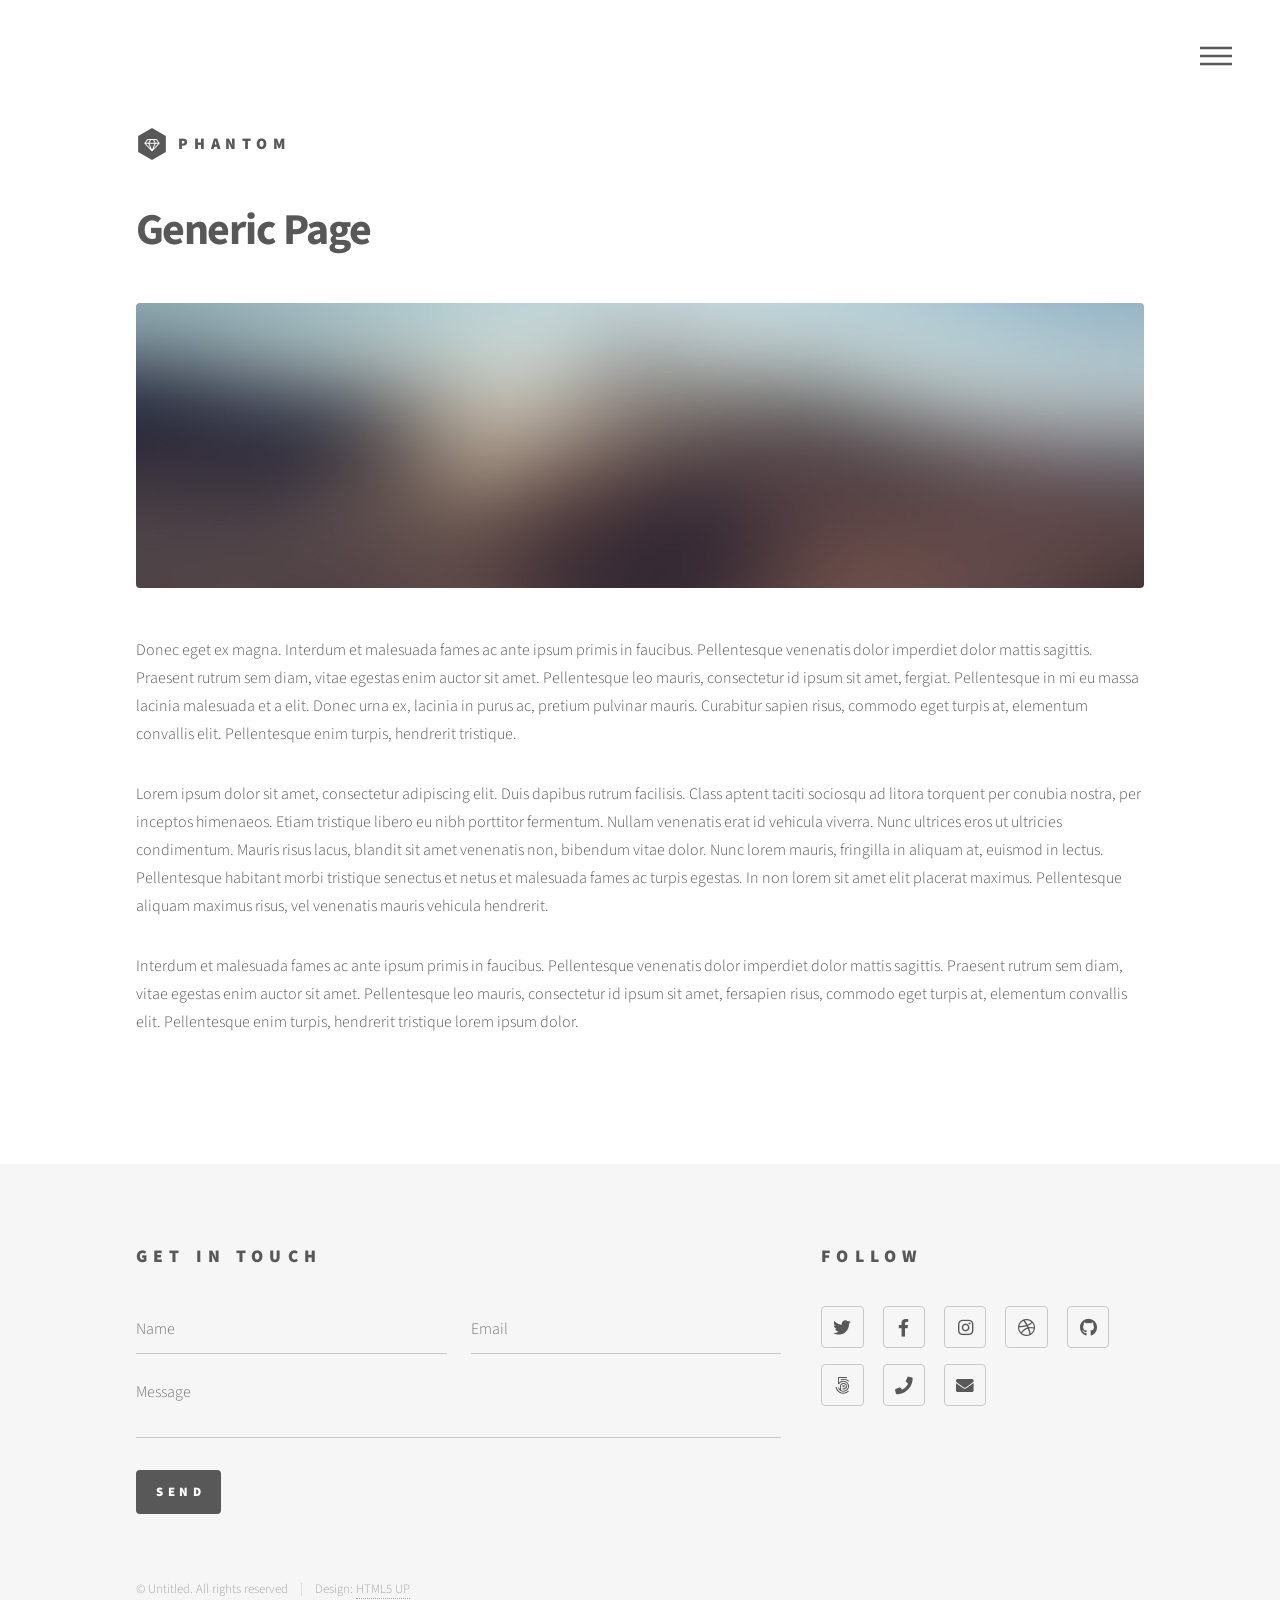
<file: generic.html>
<!DOCTYPE HTML>
<!--
	Phantom by HTML5 UP
	html5up.net | @ajlkn
	Free for personal and commercial use under the CCA 3.0 license (html5up.net/license)
-->
<html>
	<head>
		<title>Generic - Phantom by HTML5 UP</title>
		<meta charset="utf-8" />
		<meta name="viewport" content="width=device-width, initial-scale=1, user-scalable=no" />
		<link rel="stylesheet" href="assets/css/main.css" />
		<noscript><link rel="stylesheet" href="assets/css/noscript.css" /></noscript>
	</head>
	<body class="is-preload">
		<!-- Wrapper -->
			<div id="wrapper">

				<!-- Header -->
					<header id="header">
						<div class="inner">

							<!-- Logo -->
								<a href="index.html" class="logo">
									<span class="symbol"><img src="images/logo.svg" alt="" /></span><span class="title">Phantom</span>
								</a>

							<!-- Nav -->
								<nav>
									<ul>
										<li><a href="#menu">Menu</a></li>
									</ul>
								</nav>

						</div>
					</header>

				<!-- Menu -->
					<nav id="menu">
						<h2>Menu</h2>
						<ul>
							<li><a href="index.html">Home</a></li>
							<li><a href="generic.html">Ipsum veroeros</a></li>
							<li><a href="generic.html">Tempus etiam</a></li>
							<li><a href="generic.html">Consequat dolor</a></li>
							<li><a href="elements.html">Elements</a></li>
						</ul>
					</nav>

				<!-- Main -->
					<div id="main">
						<div class="inner">
							<h1>Generic Page</h1>
							<span class="image main"><img src="images/pic13.jpg" alt="" /></span>
							<p>Donec eget ex magna. Interdum et malesuada fames ac ante ipsum primis in faucibus. Pellentesque venenatis dolor imperdiet dolor mattis sagittis. Praesent rutrum sem diam, vitae egestas enim auctor sit amet. Pellentesque leo mauris, consectetur id ipsum sit amet, fergiat. Pellentesque in mi eu massa lacinia malesuada et a elit. Donec urna ex, lacinia in purus ac, pretium pulvinar mauris. Curabitur sapien risus, commodo eget turpis at, elementum convallis elit. Pellentesque enim turpis, hendrerit tristique.</p>
							<p>Lorem ipsum dolor sit amet, consectetur adipiscing elit. Duis dapibus rutrum facilisis. Class aptent taciti sociosqu ad litora torquent per conubia nostra, per inceptos himenaeos. Etiam tristique libero eu nibh porttitor fermentum. Nullam venenatis erat id vehicula viverra. Nunc ultrices eros ut ultricies condimentum. Mauris risus lacus, blandit sit amet venenatis non, bibendum vitae dolor. Nunc lorem mauris, fringilla in aliquam at, euismod in lectus. Pellentesque habitant morbi tristique senectus et netus et malesuada fames ac turpis egestas. In non lorem sit amet elit placerat maximus. Pellentesque aliquam maximus risus, vel venenatis mauris vehicula hendrerit.</p>
							<p>Interdum et malesuada fames ac ante ipsum primis in faucibus. Pellentesque venenatis dolor imperdiet dolor mattis sagittis. Praesent rutrum sem diam, vitae egestas enim auctor sit amet. Pellentesque leo mauris, consectetur id ipsum sit amet, fersapien risus, commodo eget turpis at, elementum convallis elit. Pellentesque enim turpis, hendrerit tristique lorem ipsum dolor.</p>
						</div>
					</div>

				<!-- Footer -->
					<footer id="footer">
						<div class="inner">
							<section>
								<h2>Get in touch</h2>
								<form method="post" action="#">
									<div class="fields">
										<div class="field half">
											<input type="text" name="name" id="name" placeholder="Name" />
										</div>
										<div class="field half">
											<input type="email" name="email" id="email" placeholder="Email" />
										</div>
										<div class="field">
											<textarea name="message" id="message" placeholder="Message"></textarea>
										</div>
									</div>
									<ul class="actions">
										<li><input type="submit" value="Send" class="primary" /></li>
									</ul>
								</form>
							</section>
							<section>
								<h2>Follow</h2>
								<ul class="icons">
									<li><a href="#" class="icon brands style2 fa-twitter"><span class="label">Twitter</span></a></li>
									<li><a href="#" class="icon brands style2 fa-facebook-f"><span class="label">Facebook</span></a></li>
									<li><a href="#" class="icon brands style2 fa-instagram"><span class="label">Instagram</span></a></li>
									<li><a href="#" class="icon brands style2 fa-dribbble"><span class="label">Dribbble</span></a></li>
									<li><a href="#" class="icon brands style2 fa-github"><span class="label">GitHub</span></a></li>
									<li><a href="#" class="icon brands style2 fa-500px"><span class="label">500px</span></a></li>
									<li><a href="#" class="icon solid style2 fa-phone"><span class="label">Phone</span></a></li>
									<li><a href="#" class="icon solid style2 fa-envelope"><span class="label">Email</span></a></li>
								</ul>
							</section>
							<ul class="copyright">
								<li>&copy; Untitled. All rights reserved</li><li>Design: <a href="http://html5up.net">HTML5 UP</a></li>
							</ul>
						</div>
					</footer>

			</div>

		<!-- Scripts -->
			<script src="assets/js/jquery.min.js"></script>
			<script src="assets/js/browser.min.js"></script>
			<script src="assets/js/breakpoints.min.js"></script>
			<script src="assets/js/util.js"></script>
			<script src="assets/js/main.js"></script>

	</body>
</html>
</file>
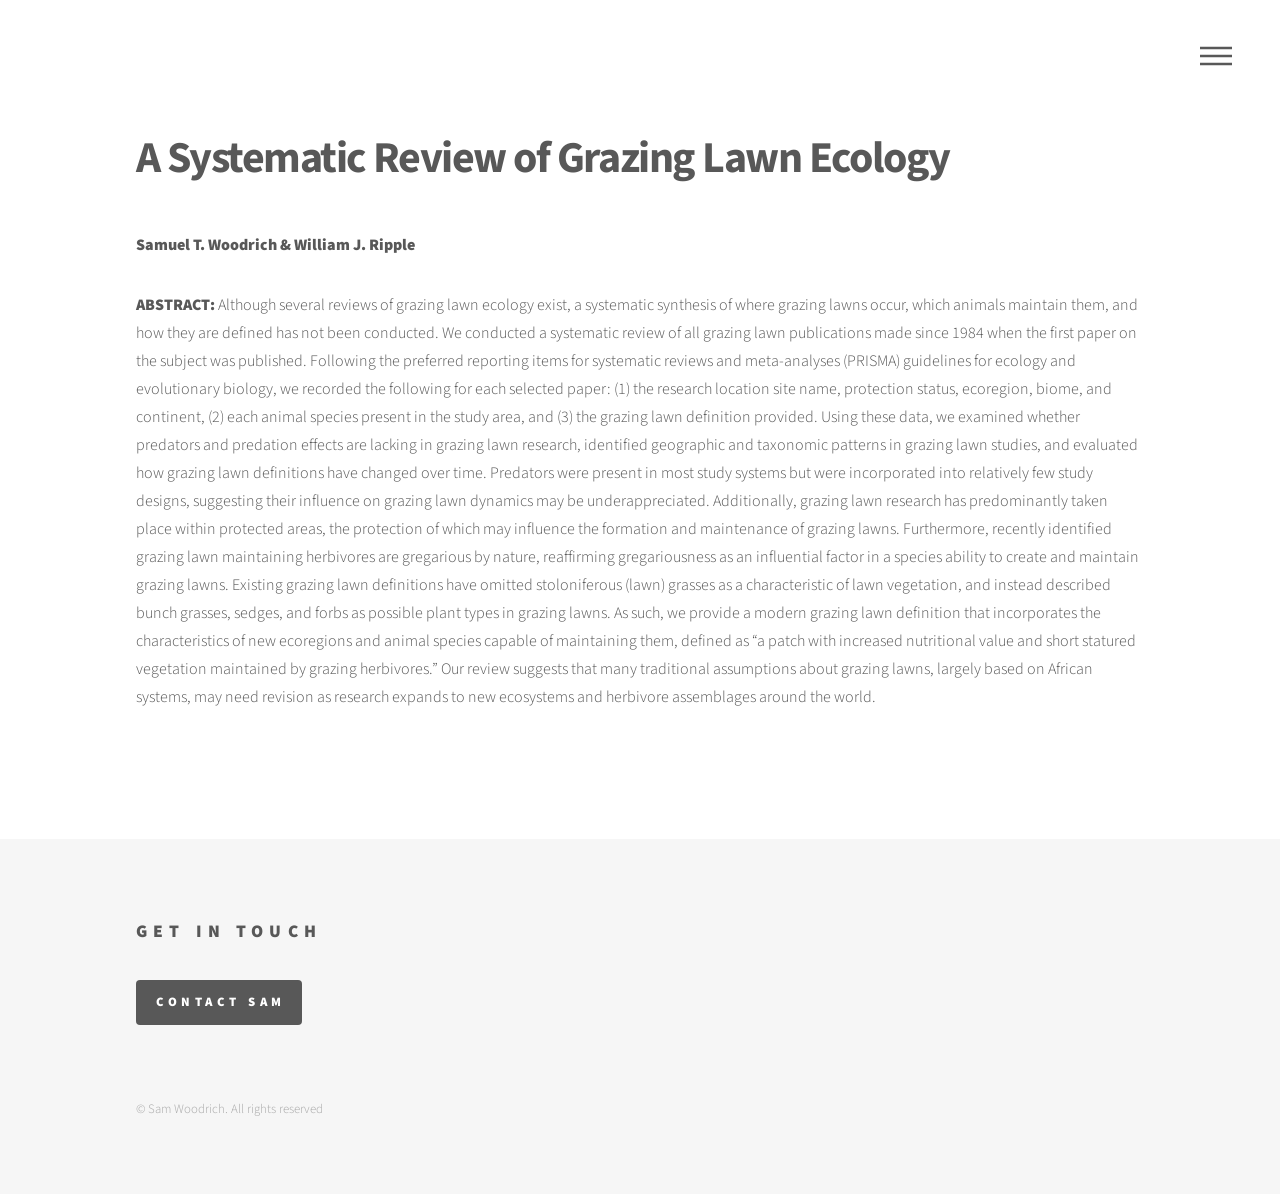
<file: lawn_review.html>
<!DOCTYPE HTML>
<!--
	Phantom by HTML5 UP
	html5up.net | @ajlkn
	Free for personal and commercial use under the CCA 3.0 license (html5up.net/license)
-->
<html>
	<head>
		<title>Grazing Lawn Review</title>
		<meta charset="utf-8" />
		<meta name="viewport" content="width=device-width, initial-scale=1, user-scalable=no" />
		<link rel="stylesheet" href="assets/css/main.css" />
		<noscript><link rel="stylesheet" href="assets/css/noscript.css" /></noscript>
	</head>
	<body class="is-preload">
		<!-- Wrapper -->
			<div id="wrapper">

				<!-- Header -->
					<header id="header">
						<div class="inner">

							<!-- Logo -->
								<!-- <a href="index.html" class="logo">
									<span class="symbol"><img src="images/logo.svg" alt="" /></span><span class="title">Phantom</span>
								</a> -->

							<!-- Nav -->
								<nav>
									<ul>
										<li><a href="#menu">Menu</a></li>
									</ul>
								</nav>

						</div>
					</header>

				<!-- Menu -->
					<nav id="menu">
						<h2>Menu</h2>
						<ul>
							<li><a href="index.html">Home</a></li>
							<li><a href="about.html">About</a></li>
							<li><a href="publications_list.html">Publications</a></li>
							<!-- <li><a href="generic.html">Tempus etiam</a></li>
							<li><a href="generic.html">Consequat dolor</a></li>
							<li><a href="elements.html">Elements</a></li> -->
						</ul>
					</nav>

				<!-- Main -->
					<div id="main">
						<div class="inner">
							<h1>A Systematic Review of Grazing Lawn Ecology</h1>
							<p><b>Samuel T. Woodrich & William J. Ripple</b></p>
							<p><b>ABSTRACT:</b> Although several reviews of grazing lawn ecology exist, a systematic synthesis of where grazing lawns occur, which animals maintain them, and how they are defined has not been conducted. We conducted a systematic review of all grazing lawn publications made since 1984 when the first paper on the subject was published. Following the preferred reporting items for systematic reviews and meta-analyses (PRISMA) guidelines for ecology and evolutionary biology, we recorded the following for each selected paper: (1) the research location site name,  protection status, ecoregion, biome, and continent, (2) each animal species present in the study area, and (3) the grazing lawn definition provided. Using these data, we examined whether predators and predation effects are lacking in grazing lawn research, identified geographic and taxonomic patterns in grazing lawn studies, and evaluated how grazing lawn definitions have changed over time. Predators were present in most study systems but were incorporated into relatively few study designs, suggesting their influence on grazing lawn dynamics may be underappreciated. Additionally, grazing lawn research has predominantly taken place within protected areas, the protection of which may influence the formation and maintenance of grazing lawns. Furthermore, recently identified grazing lawn maintaining herbivores are gregarious by nature, reaffirming gregariousness as an influential factor in a species ability to create and maintain grazing lawns. Existing grazing lawn definitions have omitted stoloniferous (lawn) grasses as a characteristic of lawn vegetation, and instead described bunch grasses, sedges, and forbs as possible plant types in grazing lawns. As such, we provide a modern grazing lawn definition that incorporates the characteristics of new ecoregions and animal species capable of maintaining them, defined as “a patch with increased nutritional value and short statured vegetation maintained by grazing herbivores.” Our review suggests that many traditional assumptions about grazing lawns, largely based on African systems, may need revision as research expands to new ecosystems and herbivore assemblages around the world.</p>						
						</div>
					</div>

				<!-- Footer -->
				 	<footer id="footer">
						<div class="inner">
							<section>
								<h2>Get in touch</h2>
									<a href="mailto:woodrics@oregonstate.edu" class="button primary">Contact Sam</a>
							</section>
							<ul class="copyright">
								<li>&copy; Sam Woodrich. All rights reserved</li>
							</ul>
						</div>
					</footer>

			</div>

		<!-- Scripts -->
			<script src="assets/js/jquery.min.js"></script>
			<script src="assets/js/browser.min.js"></script>
			<script src="assets/js/breakpoints.min.js"></script>
			<script src="assets/js/util.js"></script>
			<script src="assets/js/main.js"></script>

	</body>
</html>
</file>
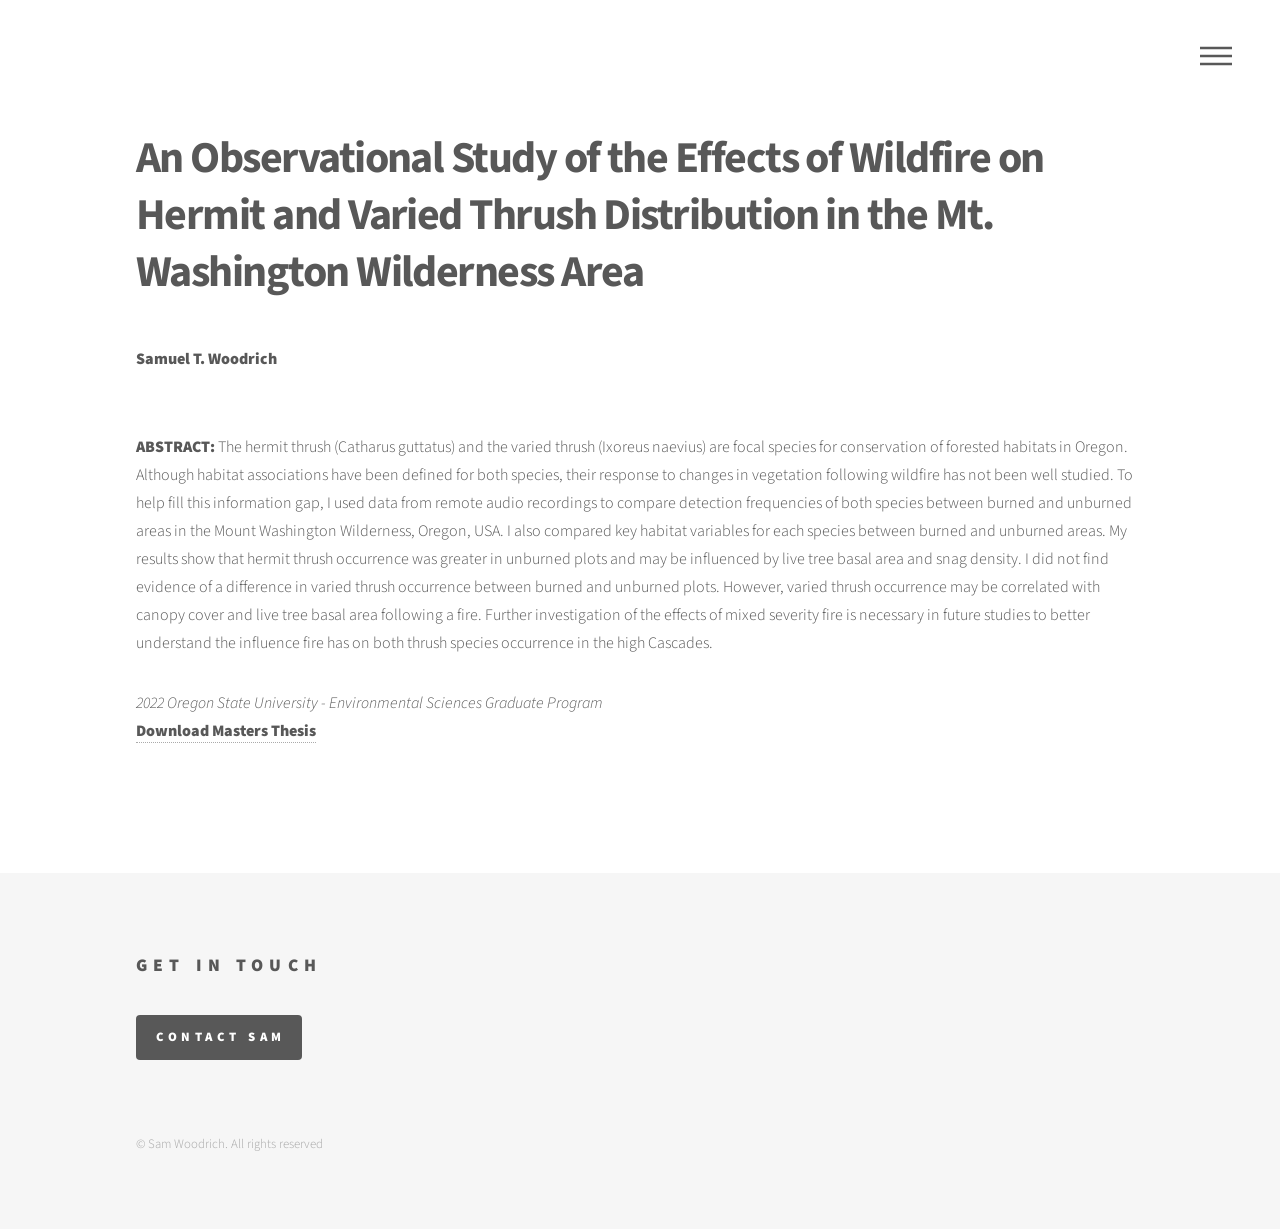
<file: masters_thesis.html>
<!DOCTYPE HTML>
<!--
	Phantom by HTML5 UP
	html5up.net | @ajlkn
	Free for personal and commercial use under the CCA 3.0 license (html5up.net/license)
-->
<html>
	<head>
		<title>Sam Woodrich MS Thesis</title>
		<meta charset="utf-8" />
		<meta name="viewport" content="width=device-width, initial-scale=1, user-scalable=no" />
		<link rel="stylesheet" href="assets/css/main.css" />
		<noscript><link rel="stylesheet" href="assets/css/noscript.css" /></noscript>
	</head>
	<body class="is-preload">
		<!-- Wrapper -->
			<div id="wrapper">

				<!-- Header -->
					<header id="header">
						<div class="inner">

							<!-- Logo -->
								<!-- <a href="index.html" class="logo">
									<span class="symbol"><img src="images/logo.svg" alt="" /></span><span class="title">Phantom</span>
								</a> -->

							<!-- Nav -->
								<nav>
									<ul>
										<li><a href="#menu">Menu</a></li>
									</ul>
								</nav>

						</div>
					</header>

				<!-- Menu -->
					<nav id="menu">
						<h2>Menu</h2>
						<ul>
							<li><a href="index.html">Home</a></li>
							<li><a href="about.html">About</a></li>
							<li><a href="publications_list.html">Publications</a></li>
							<!-- <li><a href="generic.html">Tempus etiam</a></li>
							<li><a href="generic.html">Consequat dolor</a></li>
							<li><a href="elements.html">Elements</a></li> -->
						</ul>
					</nav>

				<!-- Main -->
					<div id="main">
						<div class="inner">
							<h1>An Observational Study of the Effects of Wildfire on Hermit and Varied Thrush Distribution in the Mt. Washington Wilderness Area</h1>
							<p><b>Samuel T. Woodrich</b></p>
							<br><p><b>ABSTRACT:</b> The hermit thrush (Catharus guttatus) and the varied thrush (Ixoreus naevius) are focal species for conservation of forested habitats in Oregon. Although habitat associations have been defined for both species, their response to changes in vegetation following wildfire has not been well studied. To help fill this information gap, I used data from remote audio recordings to compare detection frequencies of both species between burned and unburned areas in the Mount Washington Wilderness, Oregon, USA. I also compared key habitat variables for each species between burned and unburned areas. My results show that hermit thrush occurrence was greater in unburned plots and may be influenced by live tree basal area and snag density. I did not find evidence of a difference in varied thrush occurrence between burned and unburned plots. However, varied thrush occurrence may be correlated with canopy cover and live tree basal area following a fire. Further investigation of the effects of mixed severity fire is necessary in future studies to better understand the influence fire has on both thrush species occurrence in the high Cascades. </p>
														<em>2022 Oregon State University - Environmental Sciences Graduate Program</em>
								<p><a href="assets/pdfs/Woodrich_2022_masters_thesis.pdf" download>
								<strong>Download Masters Thesis</strong></p>
							</a>
							</p>						
						</div>
					</div>

				<!-- Footer -->
				 	<footer id="footer">
						<div class="inner">
							<section>
								<h2>Get in touch</h2>
									<a href="mailto:woodrics@oregonstate.edu" class="button primary">Contact Sam</a>
							</section>
							<ul class="copyright">
								<li>&copy; Sam Woodrich. All rights reserved</li>
							</ul>
						</div>
					</footer>

			</div>

		<!-- Scripts -->
			<script src="assets/js/jquery.min.js"></script>
			<script src="assets/js/browser.min.js"></script>
			<script src="assets/js/breakpoints.min.js"></script>
			<script src="assets/js/util.js"></script>
			<script src="assets/js/main.js"></script>

	</body>
</html>
</file>
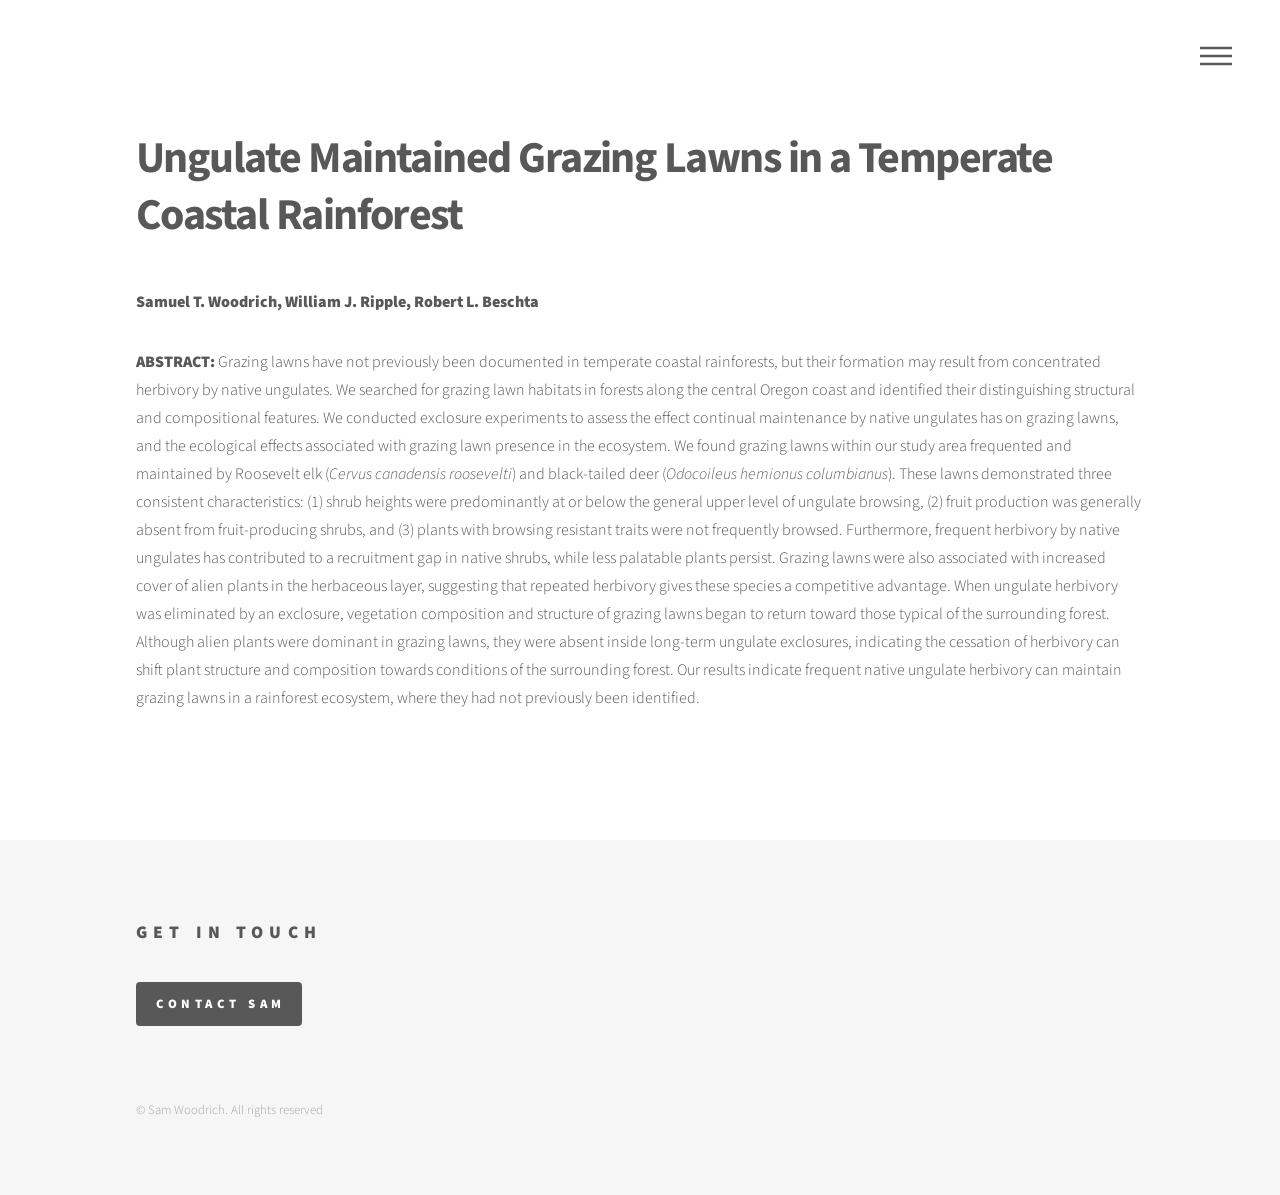
<file: oregon_grazing_lawn.html>
<!DOCTYPE HTML>
<!--
	Phantom by HTML5 UP
	html5up.net | @ajlkn
	Free for personal and commercial use under the CCA 3.0 license (html5up.net/license)
-->
<html>
	<head>
		<title>Oregon Grazing Lawns</title>
		<meta charset="utf-8" />
		<meta name="viewport" content="width=device-width, initial-scale=1, user-scalable=no" />
		<link rel="stylesheet" href="assets/css/main.css" />
		<noscript><link rel="stylesheet" href="assets/css/noscript.css" /></noscript>
	</head>
	<body class="is-preload">
		<!-- Wrapper -->
			<div id="wrapper">

				<!-- Header -->
					<header id="header">
						<div class="inner">

							<!-- Logo -->
								<!-- <a href="index.html" class="logo">
									<span class="symbol"><img src="images/logo.svg" alt="" /></span><span class="title">Phantom</span>
								</a> -->

							<!-- Nav -->
								<nav>
									<ul>
										<li><a href="#menu">Menu</a></li>
									</ul>
								</nav>

						</div>
					</header>

				<!-- Menu -->
					<nav id="menu">
						<h2>Menu</h2>
						<ul>
							<li><a href="index.html">Home</a></li>
							<li><a href="about.html">About</a></li>
							<li><a href="publications_list.html">Publications</a></li>
							<!-- <li><a href="generic.html">Tempus etiam</a></li>
							<li><a href="generic.html">Consequat dolor</a></li>
							<li><a href="elements.html">Elements</a></li> -->
						</ul>
					</nav>

				<!-- Main -->
					<div id="main">
						<div class="inner">
							<h1>Ungulate Maintained Grazing Lawns in a Temperate Coastal Rainforest</h1>
							<p><b>Samuel T. Woodrich, William J. Ripple, Robert L. Beschta</b></p>
							<p><b>ABSTRACT:</b> Grazing lawns have not previously been documented in temperate coastal rainforests, but their formation may result from concentrated herbivory by native ungulates. We searched for grazing lawn habitats in forests along the central Oregon coast and identified their distinguishing structural and compositional features. We conducted exclosure experiments to assess the effect continual maintenance by native ungulates has on grazing lawns, and the ecological effects associated with grazing lawn presence in the ecosystem. We found grazing lawns within our study area frequented and maintained by Roosevelt elk (<em>Cervus canadensis roosevelti</em>) and black-tailed deer (<em>Odocoileus hemionus columbianus</em>). These lawns demonstrated three consistent characteristics: (1) shrub heights were predominantly at or below the general upper level of ungulate browsing, (2) fruit production was generally absent from fruit-producing shrubs, and (3) plants with browsing resistant traits were not frequently browsed. Furthermore, frequent herbivory by native ungulates has contributed to a recruitment gap in native shrubs, while less palatable plants persist. Grazing lawns were also associated with increased cover of alien plants in the herbaceous layer, suggesting that repeated herbivory gives these species a competitive advantage. When ungulate herbivory was eliminated by an exclosure, vegetation composition and structure of grazing lawns began to return toward those typical of the surrounding forest. Although alien plants were dominant in grazing lawns, they were absent inside long-term ungulate exclosures, indicating the cessation of herbivory can shift plant structure and composition towards conditions of the surrounding forest. Our results indicate frequent native ungulate herbivory can maintain grazing lawns in a rainforest ecosystem, where they had not previously been identified.</p>
						</div>
					</div>

				<!-- Footer -->
				 	<footer id="footer">
						<div class="inner">
							<section>
								<h2>Get in touch</h2>
									<a href="mailto:woodrics@oregonstate.edu" class="button primary">Contact Sam</a>
							</section>
							<ul class="copyright">
								<li>&copy; Sam Woodrich. All rights reserved</li>
							</ul>
						</div>
					</footer>

			</div>

		<!-- Scripts -->
			<script src="assets/js/jquery.min.js"></script>
			<script src="assets/js/browser.min.js"></script>
			<script src="assets/js/breakpoints.min.js"></script>
			<script src="assets/js/util.js"></script>
			<script src="assets/js/main.js"></script>

	</body>
</html>
</file>
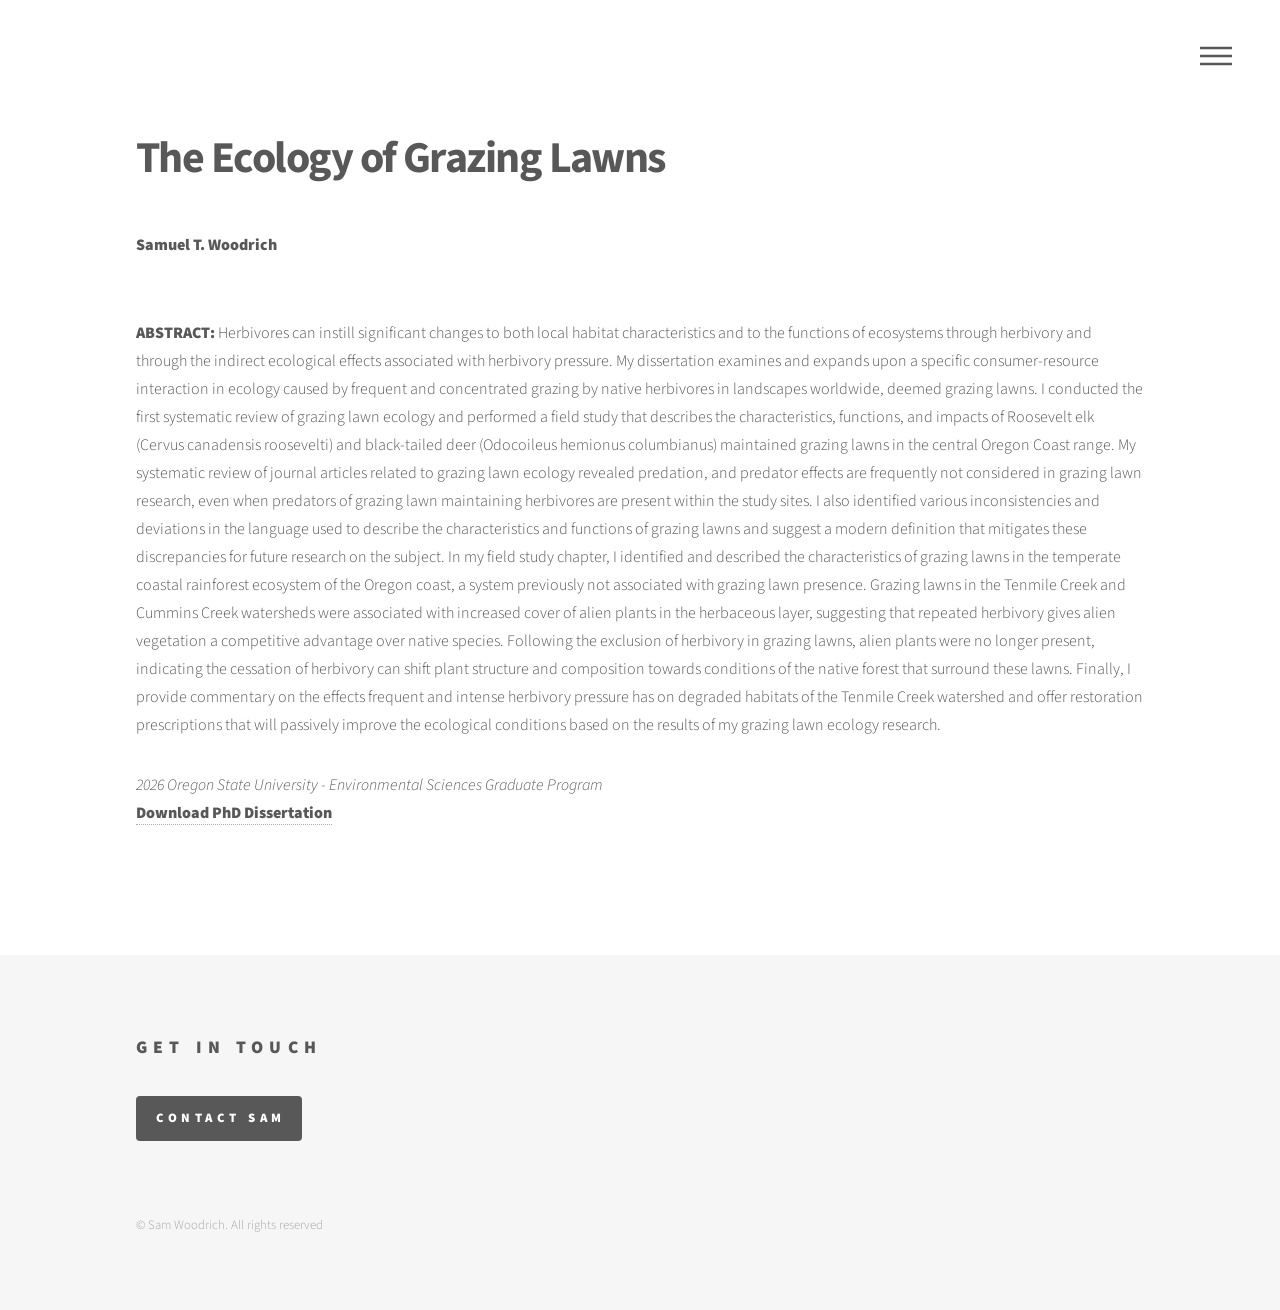
<file: phd_thesis.html>
<!DOCTYPE HTML>
<!--
	Phantom by HTML5 UP
	html5up.net | @ajlkn
	Free for personal and commercial use under the CCA 3.0 license (html5up.net/license)
-->
<html>
	<head>
		<title>Sam Woodrich MS Thesis</title>
		<meta charset="utf-8" />
		<meta name="viewport" content="width=device-width, initial-scale=1, user-scalable=no" />
		<link rel="stylesheet" href="assets/css/main.css" />
		<noscript><link rel="stylesheet" href="assets/css/noscript.css" /></noscript>
	</head>
	<body class="is-preload">
		<!-- Wrapper -->
			<div id="wrapper">

				<!-- Header -->
					<header id="header">
						<div class="inner">

							<!-- Logo -->
								<!-- <a href="index.html" class="logo">
									<span class="symbol"><img src="images/logo.svg" alt="" /></span><span class="title">Phantom</span>
								</a> -->

							<!-- Nav -->
								<nav>
									<ul>
										<li><a href="#menu">Menu</a></li>
									</ul>
								</nav>

						</div>
					</header>

				<!-- Menu -->
					<nav id="menu">
						<h2>Menu</h2>
						<ul>
							<li><a href="index.html">Home</a></li>
							<li><a href="about.html">About</a></li>
							<li><a href="publications_list.html">Publications</a></li>
							<!-- <li><a href="generic.html">Tempus etiam</a></li>
							<li><a href="generic.html">Consequat dolor</a></li>
							<li><a href="elements.html">Elements</a></li> -->
						</ul>
					</nav>

				<!-- Main -->
					<div id="main">
						<div class="inner">
							<h1>The Ecology of Grazing Lawns</h1>
							<p><b>Samuel T. Woodrich</b></p>
							<br><p><b>ABSTRACT:</b> Herbivores can instill significant changes to both local habitat characteristics and to the functions of ecosystems through herbivory and through the indirect ecological effects associated with herbivory pressure. My dissertation examines and expands upon a specific consumer-resource interaction in ecology caused by frequent and concentrated grazing by native herbivores in landscapes worldwide, deemed grazing lawns. I conducted the first systematic review of grazing lawn ecology and performed a field study that describes the characteristics, functions, and impacts of Roosevelt elk (Cervus canadensis roosevelti) and black-tailed deer (Odocoileus hemionus columbianus) maintained grazing lawns in the central Oregon Coast range. My systematic review of journal articles related to grazing lawn ecology revealed predation, and predator effects are frequently not considered in grazing lawn research, even when predators of grazing lawn maintaining herbivores are present within the study sites. I also identified various inconsistencies and deviations in the language used to describe the characteristics and functions of grazing lawns and suggest a modern definition that mitigates these discrepancies for future research on the subject. In my field study chapter, I identified and described the characteristics of grazing lawns in the temperate coastal rainforest ecosystem of the Oregon coast, a system previously not associated with grazing lawn presence. Grazing lawns in the Tenmile Creek and Cummins Creek watersheds were associated with increased cover of alien plants in the herbaceous layer, suggesting that repeated herbivory gives alien vegetation a competitive advantage over native species. Following the exclusion of herbivory in grazing lawns, alien plants were no longer present, indicating the cessation of herbivory can shift plant structure and composition towards conditions of the native forest that surround these lawns. Finally, I provide commentary on the effects frequent and intense herbivory pressure has on degraded habitats of the Tenmile Creek watershed and offer restoration prescriptions that will passively improve the ecological conditions based on the results of my grazing lawn ecology research. </p>
														<em>2026 Oregon State University - Environmental Sciences Graduate Program</em>
								<p><a href="assets/pdfs/Woodrich_2026_PhD_Dissertation.pdf" download>
								<strong>Download PhD Dissertation</strong></p>
							</a>
							</p>						
						</div>
					</div>

				<!-- Footer -->
				 	<footer id="footer">
						<div class="inner">
							<section>
								<h2>Get in touch</h2>
									<a href="mailto:woodrics@oregonstate.edu" class="button primary">Contact Sam</a>
							</section>
							<ul class="copyright">
								<li>&copy; Sam Woodrich. All rights reserved</li>
							</ul>
						</div>
					</footer>

			</div>

		<!-- Scripts -->
			<script src="assets/js/jquery.min.js"></script>
			<script src="assets/js/browser.min.js"></script>
			<script src="assets/js/breakpoints.min.js"></script>
			<script src="assets/js/util.js"></script>
			<script src="assets/js/main.js"></script>

	</body>
</html>
</file>
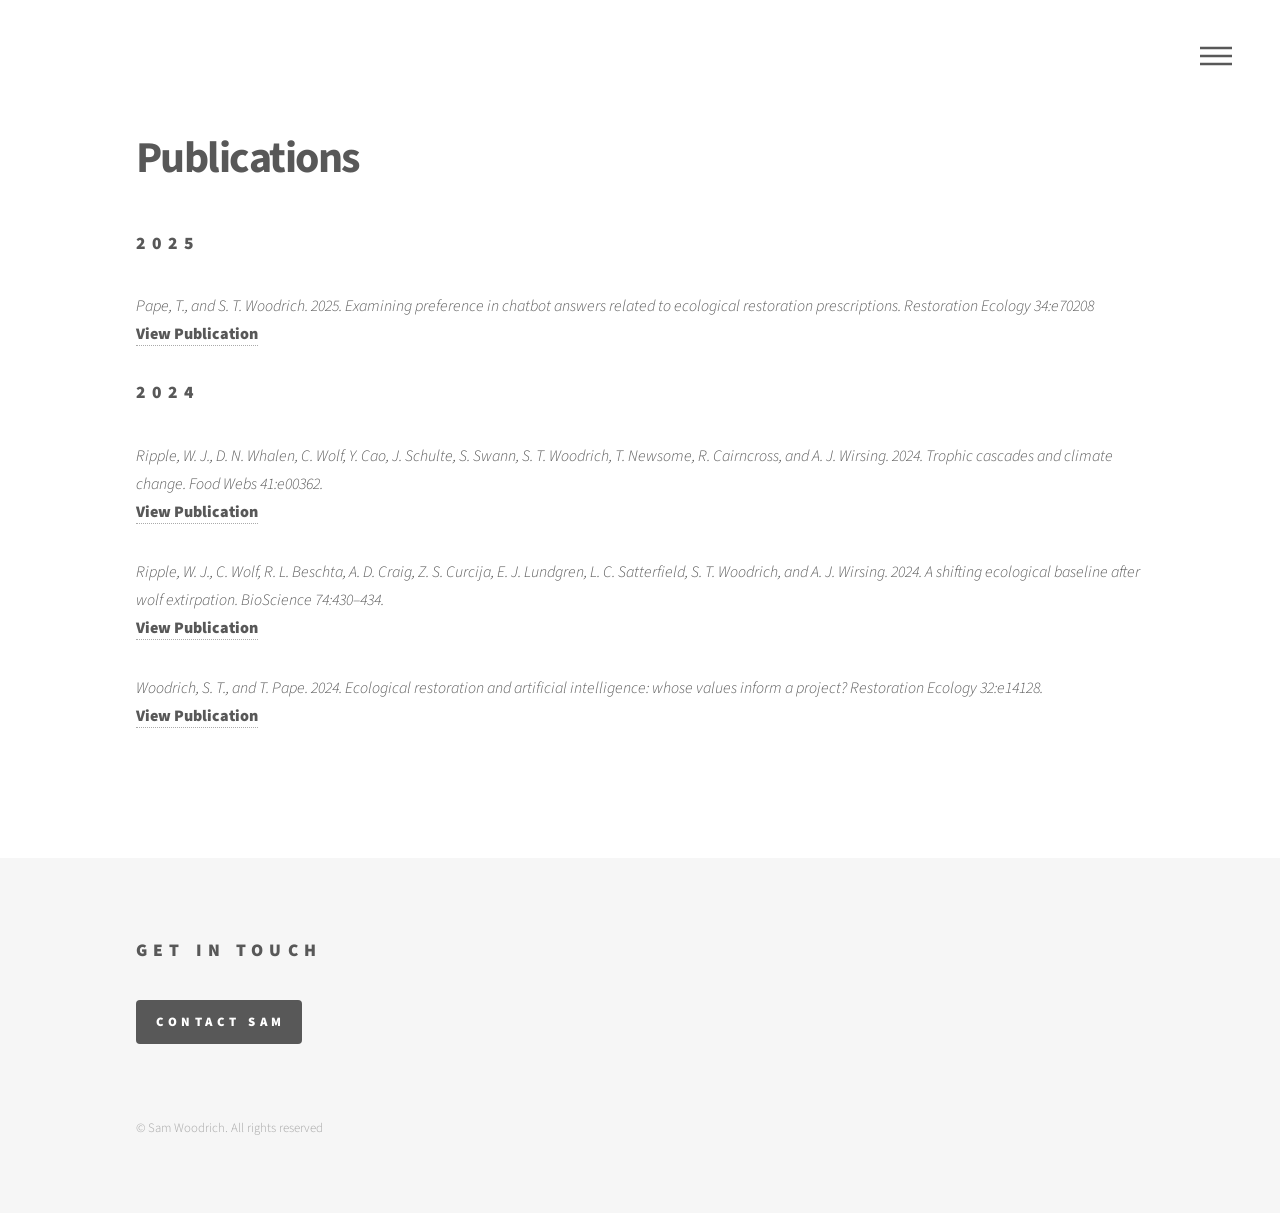
<file: publications_list.html>
<!DOCTYPE HTML>
<!--
	Phantom by HTML5 UP
	html5up.net | @ajlkn
	Free for personal and commercial use under the CCA 3.0 license (html5up.net/license)
-->
<html>
	<head>
		<title>Publications List</title>
		<meta charset="utf-8" />
		<meta name="viewport" content="width=device-width, initial-scale=1, user-scalable=no" />
		<link rel="stylesheet" href="assets/css/main.css" />
		<noscript><link rel="stylesheet" href="assets/css/noscript.css" /></noscript>
	</head>
	<body class="is-preload">
		<!-- Wrapper -->
			<div id="wrapper">

				<!-- Header -->
					<header id="header">
						<div class="inner">

							<!-- Logo -->
								<!-- <a href="index.html" class="logo">
									<span class="symbol"><img src="images/logo.svg" alt="" /></span><span class="title">Phantom</span>
								</a> -->

							<!-- Nav -->
								<nav>
									<ul>
										<li><a href="#menu">Menu</a></li>
									</ul>
								</nav>

						</div>
					</header>

				<!-- Menu -->
					<nav id="menu">
						<h2>Menu</h2>
						<ul>
							<li><a href="index.html">Home</a></li>
							<li><a href="about.html">About</a></li>
							<li><a href="publications_list.html">Publications</a></li>
							<!-- <li><a href="generic.html">Tempus etiam</a></li>
							<li><a href="generic.html">Consequat dolor</a></li>
							<li><a href="elements.html">Elements</a></li> -->
						</ul>
					</nav>

				<!-- Main -->
					<div id="main">
						<div class="inner">
							<h1>Publications</h1>
							<h2>2025</h2>
							<em>Pape, T., and S. T. Woodrich. 2025. Examining preference in chatbot answers related to ecological restoration prescriptions. Restoration Ecology 34:e70208</em>
							<p><a href="https://onlinelibrary.wiley.com/doi/10.1111/rec.70208"><b>View Publication</b></a></p>	

							<h2>2024</h2>
							<em>Ripple, W. J., D. N. Whalen, C. Wolf, Y. Cao, J. Schulte, S. Swann, S. T. Woodrich, T. Newsome, R. Cairncross, and A. J. Wirsing. 2024. Trophic cascades and climate change. Food Webs 41:e00362.</em>
							<p><a href="https://www.sciencedirect.com/science/article/abs/pii/S2352249624000284?via%3Dihub"><b>View Publication</b></a></p>							
							<em>Ripple, W. J., C. Wolf, R. L. Beschta, A. D. Craig, Z. S. Curcija, E. J. Lundgren, L. C. Satterfield, S. T. Woodrich, and A. J. Wirsing. 2024. A shifting ecological baseline after wolf extirpation. BioScience 74:430–434.</em>
							<p><a href="https://academic.oup.com/bioscience/article/74/7/430/7687410"><b>View Publication</b></a></p>							
							<em>Woodrich, S. T., and T. Pape. 2024. Ecological restoration and artificial intelligence: whose values inform a project? Restoration Ecology 32:e14128.</em>
							<p><a href="https://onlinelibrary.wiley.com/doi/10.1111/rec.14128"><b>View Publication</b></a></p>						
						</div>
						</div>

				<!-- Footer -->
				 	<footer id="footer">
						<div class="inner">
							<section>
								<h2>Get in touch</h2>
									<a href="mailto:woodrics@oregonstate.edu" class="button primary">Contact Sam</a>
							</section>
							<ul class="copyright">
								<li>&copy; Sam Woodrich. All rights reserved</li>
							</ul>
						</div>
					</footer>

			</div>

		<!-- Scripts -->
			<script src="assets/js/jquery.min.js"></script>
			<script src="assets/js/browser.min.js"></script>
			<script src="assets/js/breakpoints.min.js"></script>
			<script src="assets/js/util.js"></script>
			<script src="assets/js/main.js"></script>

	</body>
</html>
</file>
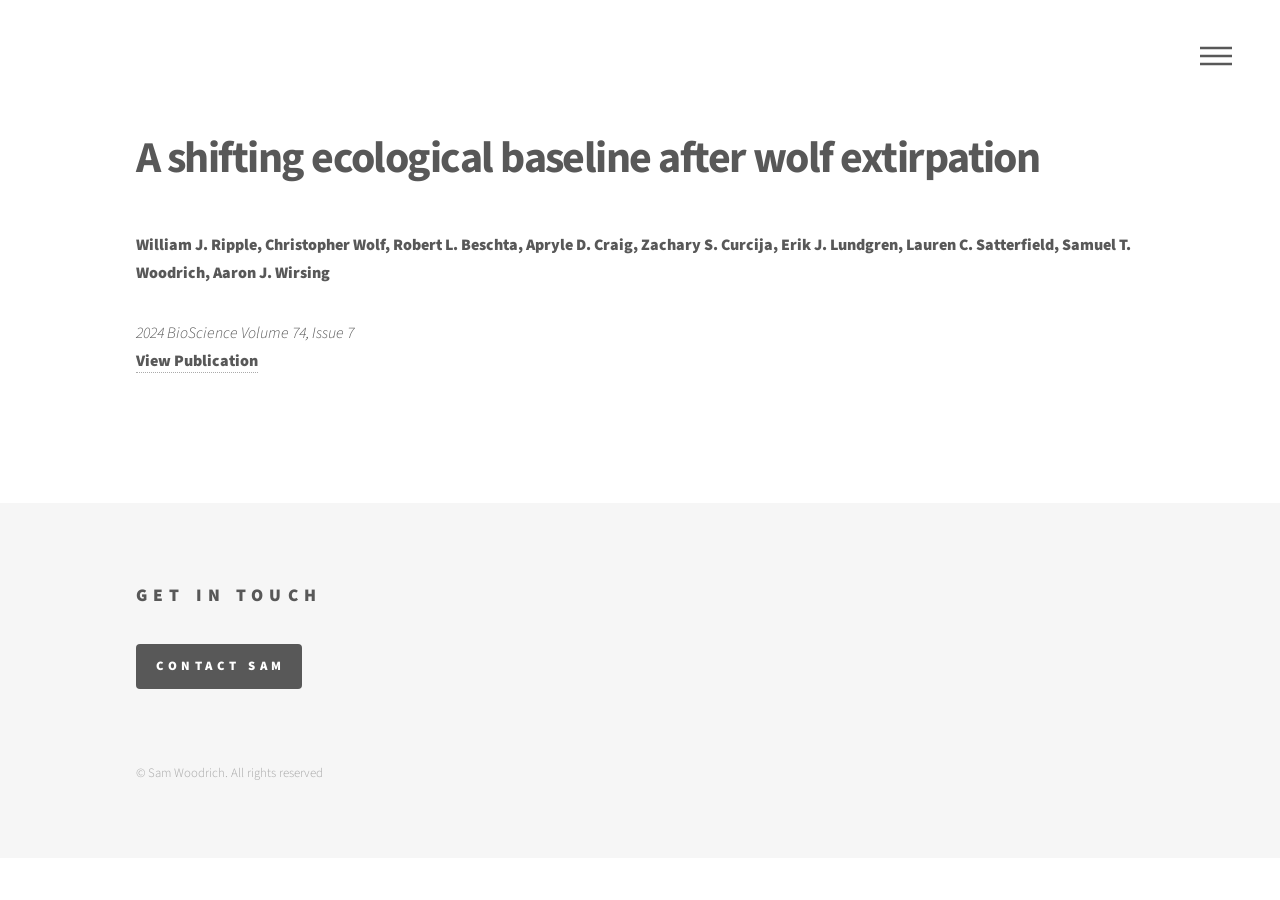
<file: shifting_baseline_wolf.html>
<!DOCTYPE HTML>
<!--
	Phantom by HTML5 UP
	html5up.net | @ajlkn
	Free for personal and commercial use under the CCA 3.0 license (html5up.net/license)
-->
<html>
	<head>
		<title>Shifting Baseline After Wolf Extirpation</title>
		<meta charset="utf-8" />
		<meta name="viewport" content="width=device-width, initial-scale=1, user-scalable=no" />
		<link rel="stylesheet" href="assets/css/main.css" />
		<noscript><link rel="stylesheet" href="assets/css/noscript.css" /></noscript>
	</head>
	<body class="is-preload">
		<!-- Wrapper -->
			<div id="wrapper">

				<!-- Header -->
					<header id="header">
						<div class="inner">

							<!-- Logo -->
								<!-- <a href="index.html" class="logo">
									<span class="symbol"><img src="images/logo.svg" alt="" /></span><span class="title">Phantom</span>
								</a> -->

							<!-- Nav -->
								<nav>
									<ul>
										<li><a href="#menu">Menu</a></li>
									</ul>
								</nav>

						</div>
					</header>

				<!-- Menu -->
					<nav id="menu">
						<h2>Menu</h2>
						<ul>
							<li><a href="home.html">Home</a></li>
							<li><a href="about.html">About</a></li>
							<li><a href="publications_list.html">Publications</a></li>
							<!-- <li><a href="generic.html">Tempus etiam</a></li>
							<li><a href="generic.html">Consequat dolor</a></li>
							<li><a href="elements.html">Elements</a></li> -->
						</ul>
					</nav>

				<!-- Main -->
					<div id="main">
						<div class="inner">
							<h1>A shifting ecological baseline after wolf extirpation</h1>
							<p><b>William J. Ripple, Christopher Wolf, Robert L. Beschta, Apryle D. Craig, Zachary S. Curcija, Erik J. Lundgren, Lauren C. Satterfield, Samuel T. Woodrich, Aaron J. Wirsing</b></p>
							<em>2024 BioScience Volume 74, Issue 7</em>
							<p><a href="https://academic.oup.com/bioscience/article/74/7/430/7687410"><b>View Publication</b></a></p>	
						</div>
					</div>

				<!-- Footer -->
				 	<footer id="footer">
						<div class="inner">
							<section>
								<h2>Get in touch</h2>
									<a href="mailto:woodrics@oregonstate.edu" class="button primary">Contact Sam</a>
							</section>
							<ul class="copyright">
								<li>&copy; Sam Woodrich. All rights reserved</li>
							</ul>
						</div>
					</footer>

			</div>

		<!-- Scripts -->
			<script src="assets/js/jquery.min.js"></script>
			<script src="assets/js/browser.min.js"></script>
			<script src="assets/js/breakpoints.min.js"></script>
			<script src="assets/js/util.js"></script>
			<script src="assets/js/main.js"></script>

	</body>
</html>
</file>
<file: assets/css/noscript.css>
/*
	Phantom by HTML5 UP
	html5up.net | @ajlkn
	Free for personal and commercial use under the CCA 3.0 license (html5up.net/license)
*/

/* Tiles */

	body.is-preload .tiles article {
		-moz-transform: none;
		-webkit-transform: none;
		-ms-transform: none;
		transform: none;
		opacity: 1;
	}
</file>
<file: assets/css/main.css>
@import url(fontawesome-all.min.css);
@import url("https://fonts.googleapis.com/css?family=Source+Sans+Pro:300,700,900");

/*
	Phantom by HTML5 UP
	html5up.net | @ajlkn
	Free for personal and commercial use under the CCA 3.0 license (html5up.net/license)
*/

html, body, div, span, applet, object,
iframe, h1, h2, h3, h4, h5, h6, p, blockquote,
pre, a, abbr, acronym, address, big, cite,
code, del, dfn, em, img, ins, kbd, q, s, samp,
small, strike, strong, sub, sup, tt, var, b,
u, i, center, dl, dt, dd, ol, ul, li, fieldset,
form, label, legend, table, caption, tbody,
tfoot, thead, tr, th, td, article, aside,
canvas, details, embed, figure, figcaption,
footer, header, hgroup, menu, nav, output, ruby,
section, summary, time, mark, audio, video {
	margin: 0;
	padding: 0;
	border: 0;
	font-size: 100%;
	font: inherit;
	vertical-align: baseline;}

article, aside, details, figcaption, figure,
footer, header, hgroup, menu, nav, section {
	display: block;}

body {
	line-height: 1;
}

ol, ul {
	list-style: none;
}

blockquote, q {
	quotes: none;
}

	blockquote:before, blockquote:after, q:before, q:after {
		content: '';
		content: none;
	}

table {
	border-collapse: collapse;
	border-spacing: 0;
}

body {
	-webkit-text-size-adjust: none;
}

mark {
	background-color: transparent;
	color: inherit;
}

input::-moz-focus-inner {
	border: 0;
	padding: 0;
}

input, select, textarea {
	-moz-appearance: none;
	-webkit-appearance: none;
	-ms-appearance: none;
	appearance: none;
}

/* Basic */

	@-ms-viewport {
		width: device-width;
	}

	body {
		-ms-overflow-style: scrollbar;
	}

	@media screen and (max-width: 480px) {

		html, body {
			min-width: 320px;
		}

	}

	html {
		box-sizing: border-box;
	}

	*, *:before, *:after {
		box-sizing: inherit;
	}

	body {
		background: #ffffff;
	}

		body.is-preload *, body.is-preload *:before, body.is-preload *:after {
			-moz-animation: none !important;
			-webkit-animation: none !important;
			-ms-animation: none !important;
			animation: none !important;
			-moz-transition: none !important;
			-webkit-transition: none !important;
			-ms-transition: none !important;
			transition: none !important;
		}

/* Type */

	body, input, select, textarea {
		color: #585858;
		font-family: "Source Sans Pro", Helvetica, sans-serif;
		font-size: 16pt;
		font-weight: 300;
		line-height: 1.75;
	}

		@media screen and (max-width: 1680px) {

			body, input, select, textarea {
				font-size: 14pt;
			}

		}

		@media screen and (max-width: 1280px) {

			body, input, select, textarea {
				font-size: 12pt;
			}

		}

	a {
		-moz-transition: border-bottom-color 0.2s ease, color 0.2s ease;
		-webkit-transition: border-bottom-color 0.2s ease, color 0.2s ease;
		-ms-transition: border-bottom-color 0.2s ease, color 0.2s ease;
		transition: border-bottom-color 0.2s ease, color 0.2s ease;
		text-decoration: none;
		color: #585858;
		border-bottom: dotted 1px rgba(88, 88, 88, 0.5);
	}

		a:hover {
			border-bottom-color: transparent;
			color: #f2849e !important;
		}

	strong, b {
		font-weight: 900;
	}

	em, i {
		font-style: italic;
	}

	p {
		margin: 0 0 2em 0;
	}

	h1 {
		font-size: 2.75em;
		font-weight: 700;
		line-height: 1.3;
		margin: 0 0 1em 0;
		letter-spacing: -0.035em;
	}

		h1 a {
			color: inherit;
		}

		@media screen and (max-width: 736px) {

			h1 {
				font-size: 2em;
				margin: 0 0 1em 0;
			}

		}

		@media screen and (max-width: 360px) {

			h1 {
				font-size: 1.75em;
			}

		}

	h2, h3, h4, h5, h6 {
		font-weight: 900;
		line-height: 1.5;
		margin: 0 0 2em 0;
		text-transform: uppercase;
		letter-spacing: 0.35em;
	}

		h2 a, h3 a, h4 a, h5 a, h6 a {
			color: inherit;
		}

	h2 {
		font-size: 1.1em;
	}

	h3 {
		font-size: 1em;
	}

	h4 {
		font-size: 0.8em;
	}

	h5 {
		font-size: 0.8em;
	}

	h6 {
		font-size: 0.8em;
	}

	@media screen and (max-width: 980px) {

		h1 br, h2 br, h3 br, h4 br, h5 br, h6 br {
			display: none;
		}

	}

	@media screen and (max-width: 736px) {

		h2 {
			font-size: 1em;
		}

		h3 {
			font-size: 0.8em;
		}

	}

	sub {
		font-size: 0.8em;
		position: relative;
		top: 0.5em;
	}

	sup {
		font-size: 0.8em;
		position: relative;
		top: -0.5em;
	}

	blockquote {
		border-left: solid 4px #c9c9c9;
		font-style: italic;
		margin: 0 0 2em 0;
		padding: 0.5em 0 0.5em 2em;
	}

	code {
		background: rgba(144, 144, 144, 0.075);
		border-radius: 4px;
		border: solid 1px #c9c9c9;
		font-family: "Courier New", monospace;
		font-size: 0.9em;
		margin: 0 0.25em;
		padding: 0.25em 0.65em;
	}

	pre {
		-webkit-overflow-scrolling: touch;
		font-family: "Courier New", monospace;
		font-size: 0.9em;
		margin: 0 0 2em 0;
	}

		pre code {
			display: block;
			line-height: 1.75;
			padding: 1em 1.5em;
			overflow-x: auto;
		}

	hr {
		border: 0;
		border-bottom: solid 1px #c9c9c9;
		margin: 2em 0;
	}

		hr.major {
			margin: 3em 0;
		}

	.align-left {
		text-align: left;
	}

	.align-center {
		text-align: center;
	}

	.align-right {
		text-align: right;
	}

/* Row */

	.row {
		display: flex;
		flex-wrap: wrap;
		box-sizing: border-box;
		align-items: stretch;
	}

		.row > * {
			box-sizing: border-box;
		}

		.row.gtr-uniform > * > :last-child {
			margin-bottom: 0;
		}

		.row.aln-left {
			justify-content: flex-start;
		}

		.row.aln-center {
			justify-content: center;
		}

		.row.aln-right {
			justify-content: flex-end;
		}

		.row.aln-top {
			align-items: flex-start;
		}

		.row.aln-middle {
			align-items: center;
		}

		.row.aln-bottom {
			align-items: flex-end;
		}

		.row > .imp {
			order: -1;
		}

		.row > .col-1 {
			width: 8.33333%;
		}

		.row > .off-1 {
			margin-left: 8.33333%;
		}

		.row > .col-2 {
			width: 16.66667%;
		}

		.row > .off-2 {
			margin-left: 16.66667%;
		}

		.row > .col-3 {
			width: 25%;
		}

		.row > .off-3 {
			margin-left: 25%;
		}

		.row > .col-4 {
			width: 33.33333%;
		}

		.row > .off-4 {
			margin-left: 33.33333%;
		}

		.row > .col-5 {
			width: 41.66667%;
		}

		.row > .off-5 {
			margin-left: 41.66667%;
		}

		.row > .col-6 {
			width: 50%;
		}

		.row > .off-6 {
			margin-left: 50%;
		}

		.row > .col-7 {
			width: 58.33333%;
		}

		.row > .off-7 {
			margin-left: 58.33333%;
		}

		.row > .col-8 {
			width: 66.66667%;
		}

		.row > .off-8 {
			margin-left: 66.66667%;
		}

		.row > .col-9 {
			width: 75%;
		}

		.row > .off-9 {
			margin-left: 75%;
		}

		.row > .col-10 {
			width: 83.33333%;
		}

		.row > .off-10 {
			margin-left: 83.33333%;
		}

		.row > .col-11 {
			width: 91.66667%;
		}

		.row > .off-11 {
			margin-left: 91.66667%;
		}

		.row > .col-12 {
			width: 100%;
		}

		.row > .off-12 {
			margin-left: 100%;
		}

		.row.gtr-0 {
			margin-top: 0;
			margin-left: 0em;
		}

			.row.gtr-0 > * {
				padding: 0 0 0 0em;
			}

			.row.gtr-0.gtr-uniform {
				margin-top: 0em;
			}

				.row.gtr-0.gtr-uniform > * {
					padding-top: 0em;
				}

		.row.gtr-25 {
			margin-top: 0;
			margin-left: -0.5em;
		}

			.row.gtr-25 > * {
				padding: 0 0 0 0.5em;
			}

			.row.gtr-25.gtr-uniform {
				margin-top: -0.5em;
			}

				.row.gtr-25.gtr-uniform > * {
					padding-top: 0.5em;
				}

		.row.gtr-50 {
			margin-top: 0;
			margin-left: -1em;
		}

			.row.gtr-50 > * {
				padding: 0 0 0 1em;
			}

			.row.gtr-50.gtr-uniform {
				margin-top: -1em;
			}

				.row.gtr-50.gtr-uniform > * {
					padding-top: 1em;
				}

		.row {
			margin-top: 0;
			margin-left: -2em;
		}

			.row > * {
				padding: 0 0 0 2em;
			}

			.row.gtr-uniform {
				margin-top: -2em;
			}

				.row.gtr-uniform > * {
					padding-top: 2em;
				}

		.row.gtr-150 {
			margin-top: 0;
			margin-left: -3em;
		}

			.row.gtr-150 > * {
				padding: 0 0 0 3em;
			}

			.row.gtr-150.gtr-uniform {
				margin-top: -3em;
			}

				.row.gtr-150.gtr-uniform > * {
					padding-top: 3em;
				}

		.row.gtr-200 {
			margin-top: 0;
			margin-left: -4em;
		}

			.row.gtr-200 > * {
				padding: 0 0 0 4em;
			}

			.row.gtr-200.gtr-uniform {
				margin-top: -4em;
			}

				.row.gtr-200.gtr-uniform > * {
					padding-top: 4em;
				}

		@media screen and (max-width: 1680px) {

			.row {
				display: flex;
				flex-wrap: wrap;
				box-sizing: border-box;
				align-items: stretch;
			}

				.row > * {
					box-sizing: border-box;
				}

				.row.gtr-uniform > * > :last-child {
					margin-bottom: 0;
				}

				.row.aln-left {
					justify-content: flex-start;
				}

				.row.aln-center {
					justify-content: center;
				}

				.row.aln-right {
					justify-content: flex-end;
				}

				.row.aln-top {
					align-items: flex-start;
				}

				.row.aln-middle {
					align-items: center;
				}

				.row.aln-bottom {
					align-items: flex-end;
				}

				.row > .imp-xlarge {
					order: -1;
				}

				.row > .col-1-xlarge {
					width: 8.33333%;
				}

				.row > .off-1-xlarge {
					margin-left: 8.33333%;
				}

				.row > .col-2-xlarge {
					width: 16.66667%;
				}

				.row > .off-2-xlarge {
					margin-left: 16.66667%;
				}

				.row > .col-3-xlarge {
					width: 25%;
				}

				.row > .off-3-xlarge {
					margin-left: 25%;
				}

				.row > .col-4-xlarge {
					width: 33.33333%;
				}

				.row > .off-4-xlarge {
					margin-left: 33.33333%;
				}

				.row > .col-5-xlarge {
					width: 41.66667%;
				}

				.row > .off-5-xlarge {
					margin-left: 41.66667%;
				}

				.row > .col-6-xlarge {
					width: 50%;
				}

				.row > .off-6-xlarge {
					margin-left: 50%;
				}

				.row > .col-7-xlarge {
					width: 58.33333%;
				}

				.row > .off-7-xlarge {
					margin-left: 58.33333%;
				}

				.row > .col-8-xlarge {
					width: 66.66667%;
				}

				.row > .off-8-xlarge {
					margin-left: 66.66667%;
				}

				.row > .col-9-xlarge {
					width: 75%;
				}

				.row > .off-9-xlarge {
					margin-left: 75%;
				}

				.row > .col-10-xlarge {
					width: 83.33333%;
				}

				.row > .off-10-xlarge {
					margin-left: 83.33333%;
				}

				.row > .col-11-xlarge {
					width: 91.66667%;
				}

				.row > .off-11-xlarge {
					margin-left: 91.66667%;
				}

				.row > .col-12-xlarge {
					width: 100%;
				}

				.row > .off-12-xlarge {
					margin-left: 100%;
				}

				.row.gtr-0 {
					margin-top: 0;
					margin-left: 0em;
				}

					.row.gtr-0 > * {
						padding: 0 0 0 0em;
					}

					.row.gtr-0.gtr-uniform {
						margin-top: 0em;
					}

						.row.gtr-0.gtr-uniform > * {
							padding-top: 0em;
						}

				.row.gtr-25 {
					margin-top: 0;
					margin-left: -0.5em;
				}

					.row.gtr-25 > * {
						padding: 0 0 0 0.5em;
					}

					.row.gtr-25.gtr-uniform {
						margin-top: -0.5em;
					}

						.row.gtr-25.gtr-uniform > * {
							padding-top: 0.5em;
						}

				.row.gtr-50 {
					margin-top: 0;
					margin-left: -1em;
				}

					.row.gtr-50 > * {
						padding: 0 0 0 1em;
					}

					.row.gtr-50.gtr-uniform {
						margin-top: -1em;
					}

						.row.gtr-50.gtr-uniform > * {
							padding-top: 1em;
						}

				.row {
					margin-top: 0;
					margin-left: -2em;
				}

					.row > * {
						padding: 0 0 0 2em;
					}

					.row.gtr-uniform {
						margin-top: -2em;
					}

						.row.gtr-uniform > * {
							padding-top: 2em;
						}

				.row.gtr-150 {
					margin-top: 0;
					margin-left: -3em;
				}

					.row.gtr-150 > * {
						padding: 0 0 0 3em;
					}

					.row.gtr-150.gtr-uniform {
						margin-top: -3em;
					}

						.row.gtr-150.gtr-uniform > * {
							padding-top: 3em;
						}

				.row.gtr-200 {
					margin-top: 0;
					margin-left: -4em;
				}

					.row.gtr-200 > * {
						padding: 0 0 0 4em;
					}

					.row.gtr-200.gtr-uniform {
						margin-top: -4em;
					}

						.row.gtr-200.gtr-uniform > * {
							padding-top: 4em;
						}

		}

		@media screen and (max-width: 1280px) {

			.row {
				display: flex;
				flex-wrap: wrap;
				box-sizing: border-box;
				align-items: stretch;
			}

				.row > * {
					box-sizing: border-box;
				}

				.row.gtr-uniform > * > :last-child {
					margin-bottom: 0;
				}

				.row.aln-left {
					justify-content: flex-start;
				}

				.row.aln-center {
					justify-content: center;
				}

				.row.aln-right {
					justify-content: flex-end;
				}

				.row.aln-top {
					align-items: flex-start;
				}

				.row.aln-middle {
					align-items: center;
				}

				.row.aln-bottom {
					align-items: flex-end;
				}

				.row > .imp-large {
					order: -1;
				}

				.row > .col-1-large {
					width: 8.33333%;
				}

				.row > .off-1-large {
					margin-left: 8.33333%;
				}

				.row > .col-2-large {
					width: 16.66667%;
				}

				.row > .off-2-large {
					margin-left: 16.66667%;
				}

				.row > .col-3-large {
					width: 25%;
				}

				.row > .off-3-large {
					margin-left: 25%;
				}

				.row > .col-4-large {
					width: 33.33333%;
				}

				.row > .off-4-large {
					margin-left: 33.33333%;
				}

				.row > .col-5-large {
					width: 41.66667%;
				}

				.row > .off-5-large {
					margin-left: 41.66667%;
				}

				.row > .col-6-large {
					width: 50%;
				}

				.row > .off-6-large {
					margin-left: 50%;
				}

				.row > .col-7-large {
					width: 58.33333%;
				}

				.row > .off-7-large {
					margin-left: 58.33333%;
				}

				.row > .col-8-large {
					width: 66.66667%;
				}

				.row > .off-8-large {
					margin-left: 66.66667%;
				}

				.row > .col-9-large {
					width: 75%;
				}

				.row > .off-9-large {
					margin-left: 75%;
				}

				.row > .col-10-large {
					width: 83.33333%;
				}

				.row > .off-10-large {
					margin-left: 83.33333%;
				}

				.row > .col-11-large {
					width: 91.66667%;
				}

				.row > .off-11-large {
					margin-left: 91.66667%;
				}

				.row > .col-12-large {
					width: 100%;
				}

				.row > .off-12-large {
					margin-left: 100%;
				}

				.row.gtr-0 {
					margin-top: 0;
					margin-left: 0em;
				}

					.row.gtr-0 > * {
						padding: 0 0 0 0em;
					}

					.row.gtr-0.gtr-uniform {
						margin-top: 0em;
					}

						.row.gtr-0.gtr-uniform > * {
							padding-top: 0em;
						}

				.row.gtr-25 {
					margin-top: 0;
					margin-left: -0.5em;
				}

					.row.gtr-25 > * {
						padding: 0 0 0 0.5em;
					}

					.row.gtr-25.gtr-uniform {
						margin-top: -0.5em;
					}

						.row.gtr-25.gtr-uniform > * {
							padding-top: 0.5em;
						}

				.row.gtr-50 {
					margin-top: 0;
					margin-left: -1em;
				}

					.row.gtr-50 > * {
						padding: 0 0 0 1em;
					}

					.row.gtr-50.gtr-uniform {
						margin-top: -1em;
					}

						.row.gtr-50.gtr-uniform > * {
							padding-top: 1em;
						}

				.row {
					margin-top: 0;
					margin-left: -2em;
				}

					.row > * {
						padding: 0 0 0 2em;
					}

					.row.gtr-uniform {
						margin-top: -2em;
					}

						.row.gtr-uniform > * {
							padding-top: 2em;
						}

				.row.gtr-150 {
					margin-top: 0;
					margin-left: -3em;
				}

					.row.gtr-150 > * {
						padding: 0 0 0 3em;
					}

					.row.gtr-150.gtr-uniform {
						margin-top: -3em;
					}

						.row.gtr-150.gtr-uniform > * {
							padding-top: 3em;
						}

				.row.gtr-200 {
					margin-top: 0;
					margin-left: -4em;
				}

					.row.gtr-200 > * {
						padding: 0 0 0 4em;
					}

					.row.gtr-200.gtr-uniform {
						margin-top: -4em;
					}

						.row.gtr-200.gtr-uniform > * {
							padding-top: 4em;
						}

		}

		@media screen and (max-width: 980px) {

			.row {
				display: flex;
				flex-wrap: wrap;
				box-sizing: border-box;
				align-items: stretch;
			}

				.row > * {
					box-sizing: border-box;
				}

				.row.gtr-uniform > * > :last-child {
					margin-bottom: 0;
				}

				.row.aln-left {
					justify-content: flex-start;
				}

				.row.aln-center {
					justify-content: center;
				}

				.row.aln-right {
					justify-content: flex-end;
				}

				.row.aln-top {
					align-items: flex-start;
				}

				.row.aln-middle {
					align-items: center;
				}

				.row.aln-bottom {
					align-items: flex-end;
				}

				.row > .imp-medium {
					order: -1;
				}

				.row > .col-1-medium {
					width: 8.33333%;
				}

				.row > .off-1-medium {
					margin-left: 8.33333%;
				}

				.row > .col-2-medium {
					width: 16.66667%;
				}

				.row > .off-2-medium {
					margin-left: 16.66667%;
				}

				.row > .col-3-medium {
					width: 25%;
				}

				.row > .off-3-medium {
					margin-left: 25%;
				}

				.row > .col-4-medium {
					width: 33.33333%;
				}

				.row > .off-4-medium {
					margin-left: 33.33333%;
				}

				.row > .col-5-medium {
					width: 41.66667%;
				}

				.row > .off-5-medium {
					margin-left: 41.66667%;
				}

				.row > .col-6-medium {
					width: 50%;
				}

				.row > .off-6-medium {
					margin-left: 50%;
				}

				.row > .col-7-medium {
					width: 58.33333%;
				}

				.row > .off-7-medium {
					margin-left: 58.33333%;
				}

				.row > .col-8-medium {
					width: 66.66667%;
				}

				.row > .off-8-medium {
					margin-left: 66.66667%;
				}

				.row > .col-9-medium {
					width: 75%;
				}

				.row > .off-9-medium {
					margin-left: 75%;
				}

				.row > .col-10-medium {
					width: 83.33333%;
				}

				.row > .off-10-medium {
					margin-left: 83.33333%;
				}

				.row > .col-11-medium {
					width: 91.66667%;
				}

				.row > .off-11-medium {
					margin-left: 91.66667%;
				}

				.row > .col-12-medium {
					width: 100%;
				}

				.row > .off-12-medium {
					margin-left: 100%;
				}

				.row.gtr-0 {
					margin-top: 0;
					margin-left: 0em;
				}

					.row.gtr-0 > * {
						padding: 0 0 0 0em;
					}

					.row.gtr-0.gtr-uniform {
						margin-top: 0em;
					}

						.row.gtr-0.gtr-uniform > * {
							padding-top: 0em;
						}

				.row.gtr-25 {
					margin-top: 0;
					margin-left: -0.375em;
				}

					.row.gtr-25 > * {
						padding: 0 0 0 0.375em;
					}

					.row.gtr-25.gtr-uniform {
						margin-top: -0.375em;
					}

						.row.gtr-25.gtr-uniform > * {
							padding-top: 0.375em;
						}

				.row.gtr-50 {
					margin-top: 0;
					margin-left: -0.75em;
				}

					.row.gtr-50 > * {
						padding: 0 0 0 0.75em;
					}

					.row.gtr-50.gtr-uniform {
						margin-top: -0.75em;
					}

						.row.gtr-50.gtr-uniform > * {
							padding-top: 0.75em;
						}

				.row {
					margin-top: 0;
					margin-left: -1.5em;
				}

					.row > * {
						padding: 0 0 0 1.5em;
					}

					.row.gtr-uniform {
						margin-top: -1.5em;
					}

						.row.gtr-uniform > * {
							padding-top: 1.5em;
						}

				.row.gtr-150 {
					margin-top: 0;
					margin-left: -2.25em;
				}

					.row.gtr-150 > * {
						padding: 0 0 0 2.25em;
					}

					.row.gtr-150.gtr-uniform {
						margin-top: -2.25em;
					}

						.row.gtr-150.gtr-uniform > * {
							padding-top: 2.25em;
						}

				.row.gtr-200 {
					margin-top: 0;
					margin-left: -3em;
				}

					.row.gtr-200 > * {
						padding: 0 0 0 3em;
					}

					.row.gtr-200.gtr-uniform {
						margin-top: -3em;
					}

						.row.gtr-200.gtr-uniform > * {
							padding-top: 3em;
						}

		}

		@media screen and (max-width: 736px) {

			.row {
				display: flex;
				flex-wrap: wrap;
				box-sizing: border-box;
				align-items: stretch;
			}

				.row > * {
					box-sizing: border-box;
				}

				.row.gtr-uniform > * > :last-child {
					margin-bottom: 0;
				}

				.row.aln-left {
					justify-content: flex-start;
				}

				.row.aln-center {
					justify-content: center;
				}

				.row.aln-right {
					justify-content: flex-end;
				}

				.row.aln-top {
					align-items: flex-start;
				}

				.row.aln-middle {
					align-items: center;
				}

				.row.aln-bottom {
					align-items: flex-end;
				}

				.row > .imp-small {
					order: -1;
				}

				.row > .col-1-small {
					width: 8.33333%;
				}

				.row > .off-1-small {
					margin-left: 8.33333%;
				}

				.row > .col-2-small {
					width: 16.66667%;
				}

				.row > .off-2-small {
					margin-left: 16.66667%;
				}

				.row > .col-3-small {
					width: 25%;
				}

				.row > .off-3-small {
					margin-left: 25%;
				}

				.row > .col-4-small {
					width: 33.33333%;
				}

				.row > .off-4-small {
					margin-left: 33.33333%;
				}

				.row > .col-5-small {
					width: 41.66667%;
				}

				.row > .off-5-small {
					margin-left: 41.66667%;
				}

				.row > .col-6-small {
					width: 50%;
				}

				.row > .off-6-small {
					margin-left: 50%;
				}

				.row > .col-7-small {
					width: 58.33333%;
				}

				.row > .off-7-small {
					margin-left: 58.33333%;
				}

				.row > .col-8-small {
					width: 66.66667%;
				}

				.row > .off-8-small {
					margin-left: 66.66667%;
				}

				.row > .col-9-small {
					width: 75%;
				}

				.row > .off-9-small {
					margin-left: 75%;
				}

				.row > .col-10-small {
					width: 83.33333%;
				}

				.row > .off-10-small {
					margin-left: 83.33333%;
				}

				.row > .col-11-small {
					width: 91.66667%;
				}

				.row > .off-11-small {
					margin-left: 91.66667%;
				}

				.row > .col-12-small {
					width: 100%;
				}

				.row > .off-12-small {
					margin-left: 100%;
				}

				.row.gtr-0 {
					margin-top: 0;
					margin-left: 0em;
				}

					.row.gtr-0 > * {
						padding: 0 0 0 0em;
					}

					.row.gtr-0.gtr-uniform {
						margin-top: 0em;
					}

						.row.gtr-0.gtr-uniform > * {
							padding-top: 0em;
						}

				.row.gtr-25 {
					margin-top: 0;
					margin-left: -0.25em;
				}

					.row.gtr-25 > * {
						padding: 0 0 0 0.25em;
					}

					.row.gtr-25.gtr-uniform {
						margin-top: -0.25em;
					}

						.row.gtr-25.gtr-uniform > * {
							padding-top: 0.25em;
						}

				.row.gtr-50 {
					margin-top: 0;
					margin-left: -0.5em;
				}

					.row.gtr-50 > * {
						padding: 0 0 0 0.5em;
					}

					.row.gtr-50.gtr-uniform {
						margin-top: -0.5em;
					}

						.row.gtr-50.gtr-uniform > * {
							padding-top: 0.5em;
						}

				.row {
					margin-top: 0;
					margin-left: -1em;
				}

					.row > * {
						padding: 0 0 0 1em;
					}

					.row.gtr-uniform {
						margin-top: -1em;
					}

						.row.gtr-uniform > * {
							padding-top: 1em;
						}

				.row.gtr-150 {
					margin-top: 0;
					margin-left: -1.5em;
				}

					.row.gtr-150 > * {
						padding: 0 0 0 1.5em;
					}

					.row.gtr-150.gtr-uniform {
						margin-top: -1.5em;
					}

						.row.gtr-150.gtr-uniform > * {
							padding-top: 1.5em;
						}

				.row.gtr-200 {
					margin-top: 0;
					margin-left: -2em;
				}

					.row.gtr-200 > * {
						padding: 0 0 0 2em;
					}

					.row.gtr-200.gtr-uniform {
						margin-top: -2em;
					}

						.row.gtr-200.gtr-uniform > * {
							padding-top: 2em;
						}

		}

		@media screen and (max-width: 480px) {

			.row {
				display: flex;
				flex-wrap: wrap;
				box-sizing: border-box;
				align-items: stretch;
			}

				.row > * {
					box-sizing: border-box;
				}

				.row.gtr-uniform > * > :last-child {
					margin-bottom: 0;
				}

				.row.aln-left {
					justify-content: flex-start;
				}

				.row.aln-center {
					justify-content: center;
				}

				.row.aln-right {
					justify-content: flex-end;
				}

				.row.aln-top {
					align-items: flex-start;
				}

				.row.aln-middle {
					align-items: center;
				}

				.row.aln-bottom {
					align-items: flex-end;
				}

				.row > .imp-xsmall {
					order: -1;
				}

				.row > .col-1-xsmall {
					width: 8.33333%;
				}

				.row > .off-1-xsmall {
					margin-left: 8.33333%;
				}

				.row > .col-2-xsmall {
					width: 16.66667%;
				}

				.row > .off-2-xsmall {
					margin-left: 16.66667%;
				}

				.row > .col-3-xsmall {
					width: 25%;
				}

				.row > .off-3-xsmall {
					margin-left: 25%;
				}

				.row > .col-4-xsmall {
					width: 33.33333%;
				}

				.row > .off-4-xsmall {
					margin-left: 33.33333%;
				}

				.row > .col-5-xsmall {
					width: 41.66667%;
				}

				.row > .off-5-xsmall {
					margin-left: 41.66667%;
				}

				.row > .col-6-xsmall {
					width: 50%;
				}

				.row > .off-6-xsmall {
					margin-left: 50%;
				}

				.row > .col-7-xsmall {
					width: 58.33333%;
				}

				.row > .off-7-xsmall {
					margin-left: 58.33333%;
				}

				.row > .col-8-xsmall {
					width: 66.66667%;
				}

				.row > .off-8-xsmall {
					margin-left: 66.66667%;
				}

				.row > .col-9-xsmall {
					width: 75%;
				}

				.row > .off-9-xsmall {
					margin-left: 75%;
				}

				.row > .col-10-xsmall {
					width: 83.33333%;
				}

				.row > .off-10-xsmall {
					margin-left: 83.33333%;
				}

				.row > .col-11-xsmall {
					width: 91.66667%;
				}

				.row > .off-11-xsmall {
					margin-left: 91.66667%;
				}

				.row > .col-12-xsmall {
					width: 100%;
				}

				.row > .off-12-xsmall {
					margin-left: 100%;
				}

				.row.gtr-0 {
					margin-top: 0;
					margin-left: 0em;
				}

					.row.gtr-0 > * {
						padding: 0 0 0 0em;
					}

					.row.gtr-0.gtr-uniform {
						margin-top: 0em;
					}

						.row.gtr-0.gtr-uniform > * {
							padding-top: 0em;
						}

				.row.gtr-25 {
					margin-top: 0;
					margin-left: -0.25em;
				}

					.row.gtr-25 > * {
						padding: 0 0 0 0.25em;
					}

					.row.gtr-25.gtr-uniform {
						margin-top: -0.25em;
					}

						.row.gtr-25.gtr-uniform > * {
							padding-top: 0.25em;
						}

				.row.gtr-50 {
					margin-top: 0;
					margin-left: -0.5em;
				}

					.row.gtr-50 > * {
						padding: 0 0 0 0.5em;
					}

					.row.gtr-50.gtr-uniform {
						margin-top: -0.5em;
					}

						.row.gtr-50.gtr-uniform > * {
							padding-top: 0.5em;
						}

				.row {
					margin-top: 0;
					margin-left: -1em;
				}

					.row > * {
						padding: 0 0 0 1em;
					}

					.row.gtr-uniform {
						margin-top: -1em;
					}

						.row.gtr-uniform > * {
							padding-top: 1em;
						}

				.row.gtr-150 {
					margin-top: 0;
					margin-left: -1.5em;
				}

					.row.gtr-150 > * {
						padding: 0 0 0 1.5em;
					}

					.row.gtr-150.gtr-uniform {
						margin-top: -1.5em;
					}

						.row.gtr-150.gtr-uniform > * {
							padding-top: 1.5em;
						}

				.row.gtr-200 {
					margin-top: 0;
					margin-left: -2em;
				}

					.row.gtr-200 > * {
						padding: 0 0 0 2em;
					}

					.row.gtr-200.gtr-uniform {
						margin-top: -2em;
					}

						.row.gtr-200.gtr-uniform > * {
							padding-top: 2em;
						}

		}

/* Section/Article */

	section.special, article.special {
		text-align: center;
	}

	header p {
		margin-top: -1em;
	}

	@media screen and (max-width: 736px) {

		header p {
			margin-top: 0;
		}

	}

/* Icon */

	.icon {
		text-decoration: none;
		border-bottom: none;
		position: relative;
	}

		.icon:before {
			-moz-osx-font-smoothing: grayscale;
			-webkit-font-smoothing: antialiased;
			display: inline-block;
			font-style: normal;
			font-variant: normal;
			text-rendering: auto;
			line-height: 1;
			text-transform: none !important;
			font-family: 'Font Awesome 5 Free';
			font-weight: 400;
		}

		.icon > .label {
			display: none;
		}

		.icon:before {
			line-height: inherit;
		}

		.icon.solid:before {
			font-weight: 900;
		}

		.icon.brands:before {
			font-family: 'Font Awesome 5 Brands';
		}

		.icon.style2 {
			-moz-transition: background-color 0.2s ease-in-out, color 0.2s ease-in-out, border-color 0.2s ease-in-out;
			-webkit-transition: background-color 0.2s ease-in-out, color 0.2s ease-in-out, border-color 0.2s ease-in-out;
			-ms-transition: background-color 0.2s ease-in-out, color 0.2s ease-in-out, border-color 0.2s ease-in-out;
			transition: background-color 0.2s ease-in-out, color 0.2s ease-in-out, border-color 0.2s ease-in-out;
			background-color: transparent;
			border: solid 1px #c9c9c9;
			border-radius: 4px;
			width: 2.65em;
			height: 2.65em;
			display: inline-block;
			text-align: center;
			line-height: 2.65em;
			color: inherit;
		}

			.icon.style2:before {
				font-size: 1.1em;
			}

			.icon.style2:hover {
				color: #f2849e;
				border-color: #f2849e;
			}

			.icon.style2:active {
				background-color: rgba(242, 132, 158, 0.1);
			}

/* List */

	ol {
		list-style: decimal;
		margin: 0 0 2em 0;
		padding-left: 1.25em;
	}

		ol li {
			padding-left: 0.25em;
		}

	ul {
		list-style: disc;
		margin: 0 0 2em 0;
		padding-left: 1em;
	}

		ul li {
			padding-left: 0.5em;
		}

		ul.alt {
			list-style: none;
			padding-left: 0;
		}

			ul.alt li {
				border-top: solid 1px #c9c9c9;
				padding: 0.5em 0;
			}

				ul.alt li:first-child {
					border-top: 0;
					padding-top: 0;
				}

	dl {
		margin: 0 0 2em 0;
	}

		dl dt {
			display: block;
			font-weight: 900;
			margin: 0 0 1em 0;
		}

		dl dd {
			margin-left: 2em;
		}

/* Actions */

	ul.actions {
		display: -moz-flex;
		display: -webkit-flex;
		display: -ms-flex;
		display: flex;
		cursor: default;
		list-style: none;
		margin-left: -1em;
		padding-left: 0;
	}

		ul.actions li {
			padding: 0 0 0 1em;
			vertical-align: middle;
		}

		ul.actions.special {
			-moz-justify-content: center;
			-webkit-justify-content: center;
			-ms-justify-content: center;
			justify-content: center;
			width: 100%;
			margin-left: 0;
		}

			ul.actions.special li:first-child {
				padding-left: 0;
			}

		ul.actions.stacked {
			-moz-flex-direction: column;
			-webkit-flex-direction: column;
			-ms-flex-direction: column;
			flex-direction: column;
			margin-left: 0;
		}

			ul.actions.stacked li {
				padding: 1.3em 0 0 0;
			}

				ul.actions.stacked li:first-child {
					padding-top: 0;
				}

		ul.actions.fit {
			width: calc(100% + 1em);
		}

			ul.actions.fit li {
				-moz-flex-grow: 1;
				-webkit-flex-grow: 1;
				-ms-flex-grow: 1;
				flex-grow: 1;
				-moz-flex-shrink: 1;
				-webkit-flex-shrink: 1;
				-ms-flex-shrink: 1;
				flex-shrink: 1;
				width: 100%;
			}

				ul.actions.fit li > * {
					width: 100%;
				}

			ul.actions.fit.stacked {
				width: 100%;
			}

		@media screen and (max-width: 480px) {

			ul.actions:not(.fixed) {
				-moz-flex-direction: column;
				-webkit-flex-direction: column;
				-ms-flex-direction: column;
				flex-direction: column;
				margin-left: 0;
				width: 100% !important;
			}

				ul.actions:not(.fixed) li {
					-moz-flex-grow: 1;
					-webkit-flex-grow: 1;
					-ms-flex-grow: 1;
					flex-grow: 1;
					-moz-flex-shrink: 1;
					-webkit-flex-shrink: 1;
					-ms-flex-shrink: 1;
					flex-shrink: 1;
					padding: 1em 0 0 0;
					text-align: center;
					width: 100%;
				}

					ul.actions:not(.fixed) li > * {
						width: 100%;
					}

					ul.actions:not(.fixed) li:first-child {
						padding-top: 0;
					}

					ul.actions:not(.fixed) li input[type="submit"],
					ul.actions:not(.fixed) li input[type="reset"],
					ul.actions:not(.fixed) li input[type="button"],
					ul.actions:not(.fixed) li button,
					ul.actions:not(.fixed) li .button {
						width: 100%;
					}

						ul.actions:not(.fixed) li input[type="submit"].icon:before,
						ul.actions:not(.fixed) li input[type="reset"].icon:before,
						ul.actions:not(.fixed) li input[type="button"].icon:before,
						ul.actions:not(.fixed) li button.icon:before,
						ul.actions:not(.fixed) li .button.icon:before {
							margin-left: -0.5rem;
						}

		}

/* Icons */

	ul.icons {
		cursor: default;
		list-style: none;
		padding-left: 0;
		margin: -1em 0 2em -1em;
	}

		ul.icons li {
			display: inline-block;
			padding: 1em 0 0 1em;
		}

/* Form */

	form {
		margin: 0 0 2em 0;
		overflow-x: hidden;
	}

		form > :last-child {
			margin-bottom: 0;
		}

		form > .fields {
			display: -moz-flex;
			display: -webkit-flex;
			display: -ms-flex;
			display: flex;
			-moz-flex-wrap: wrap;
			-webkit-flex-wrap: wrap;
			-ms-flex-wrap: wrap;
			flex-wrap: wrap;
			width: calc(100% + 3em);
			margin: -1.5em 0 2em -1.5em;
		}

			form > .fields > .field {
				-moz-flex-grow: 0;
				-webkit-flex-grow: 0;
				-ms-flex-grow: 0;
				flex-grow: 0;
				-moz-flex-shrink: 0;
				-webkit-flex-shrink: 0;
				-ms-flex-shrink: 0;
				flex-shrink: 0;
				padding: 1.5em 0 0 1.5em;
				width: calc(100% - 1.5em);
			}

				form > .fields > .field.half {
					width: calc(50% - 0.75em);
				}

				form > .fields > .field.third {
					width: calc(100%/3 - 0.5em);
				}

				form > .fields > .field.quarter {
					width: calc(25% - 0.375em);
				}

		@media screen and (max-width: 480px) {

			form > .fields {
				width: calc(100% + 3em);
				margin: -1.5em 0 2em -1.5em;
			}

				form > .fields > .field {
					padding: 1.5em 0 0 1.5em;
					width: calc(100% - 1.5em);
				}

					form > .fields > .field.half {
						width: calc(100% - 1.5em);
					}

					form > .fields > .field.third {
						width: calc(100% - 1.5em);
					}

					form > .fields > .field.quarter {
						width: calc(100% - 1.5em);
					}

		}

	label {
		display: block;
		font-size: 0.9em;
		font-weight: 900;
		margin: 0 0 1em 0;
	}

	input[type="text"],
	input[type="password"],
	input[type="email"],
	input[type="tel"],
	select,
	textarea {
		-moz-appearance: none;
		-webkit-appearance: none;
		-ms-appearance: none;
		appearance: none;
		background-color: transparent;
		border: none;
		border-radius: 0;
		border-bottom: solid 1px #c9c9c9;
		color: inherit;
		display: block;
		outline: 0;
		padding: 0;
		text-decoration: none;
		width: 100%;
	}

		input[type="text"]:invalid,
		input[type="password"]:invalid,
		input[type="email"]:invalid,
		input[type="tel"]:invalid,
		select:invalid,
		textarea:invalid {
			box-shadow: none;
		}

		input[type="text"]:focus,
		input[type="password"]:focus,
		input[type="email"]:focus,
		input[type="tel"]:focus,
		select:focus,
		textarea:focus {
			border-bottom-color: #f2849e;
			box-shadow: inset 0 -1px 0 0 #f2849e;
		}

	select {
		background-image: url("data:image/svg+xml;charset=utf8,%3Csvg xmlns='http://www.w3.org/2000/svg' width='40' height='40' preserveAspectRatio='none' viewBox='0 0 40 40'%3E%3Cpath d='M9.4,12.3l10.4,10.4l10.4-10.4c0.2-0.2,0.5-0.4,0.9-0.4c0.3,0,0.6,0.1,0.9,0.4l3.3,3.3c0.2,0.2,0.4,0.5,0.4,0.9 c0,0.4-0.1,0.6-0.4,0.9L20.7,31.9c-0.2,0.2-0.5,0.4-0.9,0.4c-0.3,0-0.6-0.1-0.9-0.4L4.3,17.3c-0.2-0.2-0.4-0.5-0.4-0.9 c0-0.4,0.1-0.6,0.4-0.9l3.3-3.3c0.2-0.2,0.5-0.4,0.9-0.4S9.1,12.1,9.4,12.3z' fill='%23c9c9c9' /%3E%3C/svg%3E");
		background-size: 1.25rem;
		background-repeat: no-repeat;
		background-position: calc(100% - 1rem) center;
		height: 3em;
		padding-right: 3em;
		text-overflow: ellipsis;
	}

		select option {
			background: #ffffff;
		}

		select:focus::-ms-value {
			background-color: transparent;
		}

		select::-ms-expand {
			display: none;
		}

	input[type="text"],
	input[type="password"],
	input[type="email"],
	select {
		height: 3em;
	}

	textarea {
		padding: 0;
		min-height: 3.75em;
	}

	input[type="checkbox"],
	input[type="radio"] {
		-moz-appearance: none;
		-webkit-appearance: none;
		-ms-appearance: none;
		appearance: none;
		display: block;
		float: left;
		margin-right: -2em;
		opacity: 0;
		width: 1em;
		z-index: -1;
	}

		input[type="checkbox"] + label,
		input[type="radio"] + label {
			text-decoration: none;
			color: #585858;
			cursor: pointer;
			display: inline-block;
			font-size: 1em;
			font-weight: 300;
			padding-left: 2.55em;
			padding-right: 0.75em;
			position: relative;
		}

			input[type="checkbox"] + label:before,
			input[type="radio"] + label:before {
				-moz-osx-font-smoothing: grayscale;
				-webkit-font-smoothing: antialiased;
				display: inline-block;
				font-style: normal;
				font-variant: normal;
				text-rendering: auto;
				line-height: 1;
				text-transform: none !important;
				font-family: 'Font Awesome 5 Free';
				font-weight: 900;
			}

			input[type="checkbox"] + label:before,
			input[type="radio"] + label:before {
				border-radius: 4px;
				border: solid 1px #c9c9c9;
				content: '';
				display: inline-block;
				font-size: 0.8em;
				height: 2.25em;
				left: 0;
				line-height: 2.25em;
				position: absolute;
				text-align: center;
				top: 0;
				width: 2.25em;
			}

		input[type="checkbox"]:checked + label:before,
		input[type="radio"]:checked + label:before {
			background: #585858;
			border-color: #585858;
			color: #ffffff;
			content: '\f00c';
		}

		input[type="checkbox"]:focus + label:before,
		input[type="radio"]:focus + label:before {
			border-color: #f2849e;
			box-shadow: 0 0 0 1px #f2849e;
		}

	input[type="checkbox"] + label:before {
		border-radius: 4px;
	}

	input[type="radio"] + label:before {
		border-radius: 100%;
	}

/* Box */

	.box {
		border-radius: 4px;
		border: solid 1px #c9c9c9;
		margin-bottom: 2em;
		padding: 1.5em;
	}

		.box > :last-child,
		.box > :last-child > :last-child,
		.box > :last-child > :last-child > :last-child {
			margin-bottom: 0;
		}

		.box.alt {
			border: 0;
			border-radius: 0;
			padding: 0;
		}

/* Image */

	.image {
		border-radius: 4px;
		border: 0;
		display: inline-block;
		position: relative;
	}

		.image img {
			border-radius: 4px;
			display: block;
		}

		.image.left, .image.right {
			max-width: 40%;
		}

			.image.left img, .image.right img {
				width: 100%;
			}

		.image.left {
			float: left;
			padding: 0 1.5em 1em 0;
			top: 0.25em;
		}

		.image.right {
			float: right;
			padding: 0 0 1em 1.5em;
			top: 0.25em;
		}

		.image.fit {
			display: block;
			margin: 0 0 2em 0;
			width: 100%;
		}

			.image.fit img {
				width: 100%;
			}

		.image.main {
			display: block;
			margin: 0 0 3em 0;
			width: 100%;
		}

			.image.main img {
				width: 100%;
			}

			@media screen and (max-width: 736px) {

				.image.main {
					margin: 0 0 2em 0;
				}

			}

/* Table */

	.table-wrapper {
		-webkit-overflow-scrolling: touch;
		overflow-x: auto;
	}

	table {
		margin: 0 0 2em 0;
		width: 100%;
	}

		table tbody tr {
			border: solid 1px #c9c9c9;
			border-left: 0;
			border-right: 0;
		}

			table tbody tr:nth-child(2n + 1) {
				background-color: rgba(144, 144, 144, 0.075);
			}

		table td {
			padding: 0.75em 0.75em;
		}

		table th {
			font-size: 0.9em;
			font-weight: 900;
			padding: 0 0.75em 0.75em 0.75em;
			text-align: left;
		}

		table thead {
			border-bottom: solid 2px #c9c9c9;
		}

		table tfoot {
			border-top: solid 2px #c9c9c9;
		}

		table.alt {
			border-collapse: separate;
		}

			table.alt tbody tr td {
				border: solid 1px #c9c9c9;
				border-left-width: 0;
				border-top-width: 0;
			}

				table.alt tbody tr td:first-child {
					border-left-width: 1px;
				}

			table.alt tbody tr:first-child td {
				border-top-width: 1px;
			}

			table.alt thead {
				border-bottom: 0;
			}

			table.alt tfoot {
				border-top: 0;
			}

/* Button */

	input[type="submit"],
	input[type="reset"],
	input[type="button"],
	button,
	.button {
		-moz-appearance: none;
		-webkit-appearance: none;
		-ms-appearance: none;
		appearance: none;
		-moz-transition: background-color 0.2s ease-in-out, color 0.2s ease-in-out, box-shadow 0.2s ease-in-out;
		-webkit-transition: background-color 0.2s ease-in-out, color 0.2s ease-in-out, box-shadow 0.2s ease-in-out;
		-ms-transition: background-color 0.2s ease-in-out, color 0.2s ease-in-out, box-shadow 0.2s ease-in-out;
		transition: background-color 0.2s ease-in-out, color 0.2s ease-in-out, box-shadow 0.2s ease-in-out;
		background-color: transparent;
		border-radius: 4px;
		border: 0;
		box-shadow: inset 0 0 0 2px #585858;
		color: #585858 !important;
		cursor: pointer;
		display: inline-block;
		font-size: 0.8em;
		font-weight: 900;
		height: 3.5em;
		letter-spacing: 0.35em;
		line-height: 3.45em;
		overflow: hidden;
		padding: 0 1.25em 0 1.6em;
		text-align: center;
		text-decoration: none;
		text-overflow: ellipsis;
		text-transform: uppercase;
		white-space: nowrap;
	}

		input[type="submit"].icon:before,
		input[type="reset"].icon:before,
		input[type="button"].icon:before,
		button.icon:before,
		.button.icon:before {
			margin-right: 0.5em;
		}

		input[type="submit"].fit,
		input[type="reset"].fit,
		input[type="button"].fit,
		button.fit,
		.button.fit {
			width: 100%;
		}

		input[type="submit"]:hover,
		input[type="reset"]:hover,
		input[type="button"]:hover,
		button:hover,
		.button:hover {
			color: #f2849e !important;
			box-shadow: inset 0 0 0 2px #f2849e;
		}

		input[type="submit"]:active,
		input[type="reset"]:active,
		input[type="button"]:active,
		button:active,
		.button:active {
			background-color: rgba(242, 132, 158, 0.1);
		}

		input[type="submit"].small,
		input[type="reset"].small,
		input[type="button"].small,
		button.small,
		.button.small {
			font-size: 0.6em;
		}

		input[type="submit"].large,
		input[type="reset"].large,
		input[type="button"].large,
		button.large,
		.button.large {
			font-size: 1em;
		}

		input[type="submit"].primary,
		input[type="reset"].primary,
		input[type="button"].primary,
		button.primary,
		.button.primary {
			box-shadow: none;
			background-color: #585858;
			color: #ffffff !important;
		}

			input[type="submit"].primary:hover,
			input[type="reset"].primary:hover,
			input[type="button"].primary:hover,
			button.primary:hover,
			.button.primary:hover {
				background-color: #f2849e;
			}

			input[type="submit"].primary:active,
			input[type="reset"].primary:active,
			input[type="button"].primary:active,
			button.primary:active,
			.button.primary:active {
				background-color: #ee5f81;
			}

		input[type="submit"].disabled, input[type="submit"]:disabled,
		input[type="reset"].disabled,
		input[type="reset"]:disabled,
		input[type="button"].disabled,
		input[type="button"]:disabled,
		button.disabled,
		button:disabled,
		.button.disabled,
		.button:disabled {
			pointer-events: none;
			opacity: 0.25;
		}

/* Tiles */

	.tiles {
		display: -moz-flex;
		display: -webkit-flex;
		display: -ms-flex;
		display: flex;
		-moz-flex-wrap: wrap;
		-webkit-flex-wrap: wrap;
		-ms-flex-wrap: wrap;
		flex-wrap: wrap;
		postiion: relative;
		margin: -2.5em 0 0 -2.5em;
	}

		.tiles article {
			-moz-transition: -moz-transform 0.5s ease, opacity 0.5s ease;
			-webkit-transition: -webkit-transform 0.5s ease, opacity 0.5s ease;
			-ms-transition: -ms-transform 0.5s ease, opacity 0.5s ease;
			transition: transform 0.5s ease, opacity 0.5s ease;
			position: relative;
			width: calc(33.33333% - 2.5em);
			margin: 2.5em 0 0 2.5em;
		}

			.tiles article > .image {
				-moz-transition: -moz-transform 0.5s ease;
				-webkit-transition: -webkit-transform 0.5s ease;
				-ms-transition: -ms-transform 0.5s ease;
				transition: transform 0.5s ease;
				position: relative;
				display: block;
				width: 100%;
				border-radius: 4px;
				overflow: hidden;
			}

				.tiles article > .image img {
					display: block;
					width: 100%;
				}

				.tiles article > .image:before {
					pointer-events: none;
					-moz-transition: background-color 0.5s ease, opacity 0.5s ease;
					-webkit-transition: background-color 0.5s ease, opacity 0.5s ease;
					-ms-transition: background-color 0.5s ease, opacity 0.5s ease;
					transition: background-color 0.5s ease, opacity 0.5s ease;
					content: '';
					display: block;
					position: absolute;
					top: 0;
					left: 0;
					width: 100%;
					height: 100%;
					opacity: 1.0;
					z-index: 1;
					opacity: 0.8;
				}

				.tiles article > .image:after {
					pointer-events: none;
					-moz-transition: opacity 0.5s ease;
					-webkit-transition: opacity 0.5s ease;
					-ms-transition: opacity 0.5s ease;
					transition: opacity 0.5s ease;
					content: '';
					display: block;
					position: absolute;
					top: 0;
					left: 0;
					width: 100%;
					height: 100%;
					background-image: url("data:image/svg+xml;charset=utf8,%3Csvg xmlns='http://www.w3.org/2000/svg' width='100' height='100' viewBox='0 0 100 100' preserveAspectRatio='none'%3E%3Cstyle%3Eline %7B stroke-width: 0.25px%3B stroke: %23ffffff%3B %7D%3C/style%3E%3Cline x1='0' y1='0' x2='100' y2='100' /%3E%3Cline x1='100' y1='0' x2='0' y2='100' /%3E%3C/svg%3E");
					background-position: center;
					background-repeat: no-repeat;
					background-size: 100% 100%;
					opacity: 0.25;
					z-index: 2;
				}

			.tiles article > a {
				display: -moz-flex;
				display: -webkit-flex;
				display: -ms-flex;
				display: flex;
				-moz-flex-direction: column;
				-webkit-flex-direction: column;
				-ms-flex-direction: column;
				flex-direction: column;
				-moz-align-items: center;
				-webkit-align-items: center;
				-ms-align-items: center;
				align-items: center;
				-moz-justify-content: center;
				-webkit-justify-content: center;
				-ms-justify-content: center;
				justify-content: center;
				-moz-transition: background-color 0.5s ease, -moz-transform 0.5s ease;
				-webkit-transition: background-color 0.5s ease, -webkit-transform 0.5s ease;
				-ms-transition: background-color 0.5s ease, -ms-transform 0.5s ease;
				transition: background-color 0.5s ease, transform 0.5s ease;
				position: absolute;
				top: 0;
				left: 0;
				width: 100%;
				height: 100%;
				padding: 1em;
				border-radius: 4px;
				border-bottom: 0;
				color: #ffffff;
				text-align: center;
				text-decoration: none;
				z-index: 3;
			}

				.tiles article > a > :last-child {
					margin: 0;
				}

				.tiles article > a:hover {
					color: #ffffff !important;
				}

				.tiles article > a h2 {
					margin: 0;
				}

				.tiles article > a .content {
					-moz-transition: max-height 0.5s ease, opacity 0.5s ease;
					-webkit-transition: max-height 0.5s ease, opacity 0.5s ease;
					-ms-transition: max-height 0.5s ease, opacity 0.5s ease;
					transition: max-height 0.5s ease, opacity 0.5s ease;
					width: 100%;
					max-height: 0;
					line-height: 1.5;
					margin-top: 0.35em;
					opacity: 0;
				}

					.tiles article > a .content > :last-child {
						margin-bottom: 0;
					}

			.tiles article.style1 > .image:before {
				background-color: #00000075;
			}

			.tiles article.style2 > .image:before {
				background-color: #7ecaf6;
			}

			.tiles article.style3 > .image:before {
				background-color: #7bd0c1;
			}

			.tiles article.style4 > .image:before {
				background-color: #c75b9b;
			}

			.tiles article.style5 > .image:before {
				background-color: #ae85ca;
			}

			.tiles article.style6 > .image:before {
				background-color: #8499e7;
			}

			body:not(.is-touch) .tiles article:hover > .image {
				-moz-transform: scale(1.1);
				-webkit-transform: scale(1.1);
				-ms-transform: scale(1.1);
				transform: scale(1.1);
			}

				body:not(.is-touch) .tiles article:hover > .image:before {
					background-color: #064800;
					opacity: .80;
				}

				body:not(.is-touch) .tiles article:hover > .image:after {
					opacity: 0;
				}

			body:not(.is-touch) .tiles article:hover .content {
				max-height: 15em;
				opacity: 1;
			}

		* + .tiles {
			margin-top: 2em;
		}

		body.is-preload .tiles article {
			-moz-transform: scale(0.9);
			-webkit-transform: scale(0.9);
			-ms-transform: scale(0.9);
			transform: scale(0.9);
			opacity: 0;
		}

		body.is-touch .tiles article .content {
			max-height: 15em;
			opacity: 1;
		}

		@media screen and (max-width: 1280px) {

			.tiles {
				margin: -1.25em 0 0 -1.25em;
			}

				.tiles article {
					width: calc(33.33333% - 1.25em);
					margin: 1.25em 0 0 1.25em;
				}

		}

		@media screen and (max-width: 980px) {

			.tiles {
				margin: -2.5em 0 0 -2.5em;
			}

				.tiles article {
					width: calc(50% - 2.5em);
					margin: 2.5em 0 0 2.5em;
				}

		}

		@media screen and (max-width: 736px) {

			.tiles {
				margin: -1.25em 0 0 -1.25em;
			}

				.tiles article {
					width: calc(50% - 1.25em);
					margin: 1.25em 0 0 1.25em;
				}

					.tiles article:hover > .image {
						-moz-transform: scale(1.0);
						-webkit-transform: scale(1.0);
						-ms-transform: scale(1.0);
						transform: scale(1.0);
					}

		}

		@media screen and (max-width: 480px) {

			.tiles {
				margin: 0;
			}

				.tiles article {
					width: 100%;
					margin: 1.25em 0 0 0;
				}

		}

/* Header */

	#header {
		padding: 8em 0 0.1em 0 ;
	}

		#header .logo {
			display: block;
			border-bottom: 0;
			color: inherit;
			font-weight: 900;
			letter-spacing: 0.35em;
			margin: 0 0 2.5em 0;
			text-decoration: none;
			text-transform: uppercase;
			display: inline-block;
		}

			#header .logo > * {
				display: inline-block;
				vertical-align: middle;
			}

			#header .logo .symbol {
				margin-right: 0.65em;
			}

				#header .logo .symbol img {
					display: block;
					width: 2em;
					height: 2em;
				}

		#header nav {
			position: fixed;
			right: 2em;
			top: 2em;
			z-index: 10000;
		}

			#header nav ul {
				display: -moz-flex;
				display: -webkit-flex;
				display: -ms-flex;
				display: flex;
				-moz-align-items: center;
				-webkit-align-items: center;
				-ms-align-items: center;
				align-items: center;
				list-style: none;
				margin: 0;
				padding: 0;
			}

				#header nav ul li {
					display: block;
					padding: 0;
				}

					#header nav ul li a {
						display: block;
						position: relative;
						height: 3em;
						line-height: 3em;
						padding: 0 1.5em;
						background-color: rgba(255, 255, 255, 0.5);
						border-radius: 4px;
						border: 0;
						font-size: 0.8em;
						font-weight: 900;
						letter-spacing: 0.35em;
						text-transform: uppercase;
					}

					#header nav ul li a[href="#menu"] {
						-webkit-tap-highlight-color: transparent;
						width: 4em;
						text-indent: 4em;
						font-size: 1em;
						overflow: hidden;
						padding: 0;
						white-space: nowrap;
					}

						#header nav ul li a[href="#menu"]:before, #header nav ul li a[href="#menu"]:after {
							-moz-transition: opacity 0.2s ease;
							-webkit-transition: opacity 0.2s ease;
							-ms-transition: opacity 0.2s ease;
							transition: opacity 0.2s ease;
							content: '';
							display: block;
							position: absolute;
							top: 0;
							left: 0;
							width: 100%;
							height: 100%;
							background-position: center;
							background-repeat: no-repeat;
							background-size: 2em 2em;
						}

						#header nav ul li a[href="#menu"]:before {
							background-image: url("data:image/svg+xml;charset=utf8,%3Csvg xmlns='http://www.w3.org/2000/svg' width='100' height='100' viewBox='0 0 100 100' preserveAspectRatio='none'%3E%3Cstyle%3Eline %7B stroke-width: 8px%3B stroke: %23f2849e%3B %7D%3C/style%3E%3Cline x1='0' y1='25' x2='100' y2='25' /%3E%3Cline x1='0' y1='50' x2='100' y2='50' /%3E%3Cline x1='0' y1='75' x2='100' y2='75' /%3E%3C/svg%3E");
							opacity: 0;
						}

						#header nav ul li a[href="#menu"]:after {
							background-image: url("data:image/svg+xml;charset=utf8,%3Csvg xmlns='http://www.w3.org/2000/svg' width='100' height='100' viewBox='0 0 100 100' preserveAspectRatio='none'%3E%3Cstyle%3Eline %7B stroke-width: 8px%3B stroke: %23585858%3B %7D%3C/style%3E%3Cline x1='0' y1='25' x2='100' y2='25' /%3E%3Cline x1='0' y1='50' x2='100' y2='50' /%3E%3Cline x1='0' y1='75' x2='100' y2='75' /%3E%3C/svg%3E");
							opacity: 1;
						}

						#header nav ul li a[href="#menu"]:hover:before {
							opacity: 1;
						}

						#header nav ul li a[href="#menu"]:hover:after {
							opacity: 0;
						}

		@media screen and (max-width: 736px) {

			#header {
				padding: 4em 0 0.1em 0 ;
			}

				#header nav {
					right: 0.5em;
					top: 0.5em;
				}

					#header nav ul li a[href="#menu"]:before, #header nav ul li a[href="#menu"]:after {
						background-size: 1.5em 1.5em;
					}

		}

/* Menu */

	#wrapper {
		-moz-transition: opacity 0.45s ease;
		-webkit-transition: opacity 0.45s ease;
		-ms-transition: opacity 0.45s ease;
		transition: opacity 0.45s ease;
		opacity: 1;
	}

	#menu {
		-moz-transform: translateX(22em);
		-webkit-transform: translateX(22em);
		-ms-transform: translateX(22em);
		transform: translateX(22em);
		-moz-transition: -moz-transform 0.45s ease, visibility 0.45s;
		-webkit-transition: -webkit-transform 0.45s ease, visibility 0.45s;
		-ms-transition: -ms-transform 0.45s ease, visibility 0.45s;
		transition: transform 0.45s ease, visibility 0.45s;
		position: fixed;
		top: 0;
		right: 0;
		width: 22em;
		max-width: 80%;
		height: 100%;
		-webkit-overflow-scrolling: touch;
		background: #585858;
		color: #ffffff;
		cursor: default;
		visibility: hidden;
		z-index: 10002;
	}

		#menu > .inner {
			-moz-transition: opacity 0.45s ease;
			-webkit-transition: opacity 0.45s ease;
			-ms-transition: opacity 0.45s ease;
			transition: opacity 0.45s ease;
			-webkit-overflow-scrolling: touch;
			position: absolute;
			top: 0;
			left: 0;
			width: 100%;
			height: 100%;
			padding: 2.75em;
			opacity: 0;
			overflow-y: auto;
		}

			#menu > .inner > ul {
				list-style: none;
				margin: 0 0 1em 0;
				padding: 0;
			}

				#menu > .inner > ul > li {
					padding: 0;
					border-top: solid 1px rgba(255, 255, 255, 0.15);
				}

					#menu > .inner > ul > li a {
						display: block;
						padding: 1em 0;
						line-height: 1.5;
						border: 0;
						color: inherit;
					}

					#menu > .inner > ul > li:first-child {
						border-top: 0;
						margin-top: -1em;
					}

		#menu > .close {
			-moz-transition: opacity 0.45s ease, -moz-transform 0.45s ease;
			-webkit-transition: opacity 0.45s ease, -webkit-transform 0.45s ease;
			-ms-transition: opacity 0.45s ease, -ms-transform 0.45s ease;
			transition: opacity 0.45s ease, transform 0.45s ease;
			-moz-transform: scale(0.25) rotate(180deg);
			-webkit-transform: scale(0.25) rotate(180deg);
			-ms-transform: scale(0.25) rotate(180deg);
			transform: scale(0.25) rotate(180deg);
			-webkit-tap-highlight-color: transparent;
			display: block;
			position: absolute;
			top: 2em;
			left: -6em;
			width: 6em;
			text-indent: 6em;
			height: 3em;
			border: 0;
			font-size: 1em;
			opacity: 0;
			overflow: hidden;
			padding: 0;
			white-space: nowrap;
		}

			#menu > .close:before, #menu > .close:after {
				-moz-transition: opacity 0.2s ease;
				-webkit-transition: opacity 0.2s ease;
				-ms-transition: opacity 0.2s ease;
				transition: opacity 0.2s ease;
				content: '';
				display: block;
				position: absolute;
				top: 0;
				left: 0;
				width: 100%;
				height: 100%;
				background-position: center;
				background-repeat: no-repeat;
				background-size: 2em 2em;
			}

			#menu > .close:before {
				background-image: url("data:image/svg+xml;charset=utf8,%3Csvg xmlns='http://www.w3.org/2000/svg' width='100' height='100' viewBox='0 0 100 100' preserveAspectRatio='none'%3E%3Cstyle%3Eline %7B stroke-width: 8px%3B stroke: %23f2849e%3B %7D%3C/style%3E%3Cline x1='15' y1='15' x2='85' y2='85' /%3E%3Cline x1='85' y1='15' x2='15' y2='85' /%3E%3C/svg%3E");
				opacity: 0;
			}

			#menu > .close:after {
				background-image: url("data:image/svg+xml;charset=utf8,%3Csvg xmlns='http://www.w3.org/2000/svg' width='100' height='100' viewBox='0 0 100 100' preserveAspectRatio='none'%3E%3Cstyle%3Eline %7B stroke-width: 8px%3B stroke: %23585858%3B %7D%3C/style%3E%3Cline x1='15' y1='15' x2='85' y2='85' /%3E%3Cline x1='85' y1='15' x2='15' y2='85' /%3E%3C/svg%3E");
				opacity: 1;
			}

			#menu > .close:hover:before {
				opacity: 1;
			}

			#menu > .close:hover:after {
				opacity: 0;
			}

		@media screen and (max-width: 736px) {

			#menu {
				-moz-transform: translateX(16.5em);
				-webkit-transform: translateX(16.5em);
				-ms-transform: translateX(16.5em);
				transform: translateX(16.5em);
				width: 16.5em;
			}

				#menu > .inner {
					padding: 2.75em 1.5em;
				}

				#menu > .close {
					top: 0.5em;
					left: -4.25em;
					width: 4.25em;
					text-indent: 4.25em;
				}

					#menu > .close:before, #menu > .close:after {
						background-size: 1.5em 1.5em;
					}

		}

	body.is-menu-visible #wrapper {
		pointer-events: none;
		cursor: default;
		opacity: 0.25;
	}

	body.is-menu-visible #menu {
		-moz-transform: translateX(0);
		-webkit-transform: translateX(0);
		-ms-transform: translateX(0);
		transform: translateX(0);
		visibility: visible;
	}

		body.is-menu-visible #menu > * {
			opacity: 1;
		}

		body.is-menu-visible #menu .close {
			-moz-transform: scale(1.0) rotate(0deg);
			-webkit-transform: scale(1.0) rotate(0deg);
			-ms-transform: scale(1.0) rotate(0deg);
			transform: scale(1.0) rotate(0deg);
			opacity: 1;
		}

/* Main */

	#main {
		padding: 0em 0 6em 0 ;
	}

		@media screen and (max-width: 736px) {

			#main {
				padding: 0em 0 4em 0 ;
			}

		}

/* Footer */

	#footer {
		padding: 5em 0 6em 0 ;
		background-color: #f6f6f6;
	}

		#footer > .inner {
			display: -moz-flex;
			display: -webkit-flex;
			display: -ms-flex;
			display: flex;
			-moz-flex-wrap: wrap;
			-webkit-flex-wrap: wrap;
			-ms-flex-wrap: wrap;
			flex-wrap: wrap;
			-moz-flex-direction: row;
			-webkit-flex-direction: row;
			-ms-flex-direction: row;
			flex-direction: row;
		}

			#footer > .inner > * > :last-child {
				margin-bottom: 0;
			}

			#footer > .inner section:nth-child(1) {
				width: calc(66% - 2.5em);
				margin-right: 2.5em;
			}

			#footer > .inner section:nth-child(2) {
				width: calc(33% - 2.5em);
				margin-left: 2.5em;
			}

			#footer > .inner .copyright {
				width: 100%;
				padding: 0;
				margin-top: 5em;
				list-style: none;
				font-size: 0.8em;
				color: rgba(88, 88, 88, 0.5);
			}

				#footer > .inner .copyright a {
					color: inherit;
				}

				#footer > .inner .copyright li {
					display: inline-block;
					border-left: solid 1px rgba(88, 88, 88, 0.15);
					line-height: 1;
					padding: 0 0 0 1em;
					margin: 0 0 0 1em;
				}

					#footer > .inner .copyright li:first-child {
						border-left: 0;
						padding-left: 0;
						margin-left: 0;
					}

		@media screen and (max-width: 1280px) {

			#footer {
				padding: 5em 0 3em 0 ;
			}

				#footer > .inner section:nth-child(1) {
					width: calc(66% - 1.25em);
					margin-right: 1.25em;
				}

				#footer > .inner section:nth-child(2) {
					width: calc(33% - 1.25em);
					margin-left: 1.25em;
				}

		}

		@media screen and (max-width: 980px) {

			#footer > .inner section:nth-child(1) {
				width: 66%;
				margin-right: 0;
			}

			#footer > .inner section:nth-child(2) {
				width: calc(33% - 2.5em);
				margin-left: 2.5em;
			}

		}

		@media screen and (max-width: 736px) {

			#footer {
				padding: 3em 0 1em 0 ;
			}

				#footer > .inner {
					-moz-flex-direction: column;
					-webkit-flex-direction: column;
					-ms-flex-direction: column;
					flex-direction: column;
				}

					#footer > .inner section:nth-child(1) {
						width: 100%;
						margin-right: 0;
						margin: 3em 0 0 0;
					}

					#footer > .inner section:nth-child(2) {
						-moz-order: -1;
						-webkit-order: -1;
						-ms-order: -1;
						order: -1;
						width: 100%;
						margin-left: 0;
					}

					#footer > .inner .copyright {
						margin-top: 3em;
					}

		}

		@media screen and (max-width: 480px) {

			#footer > .inner .copyright {
				margin-top: 3em;
			}

				#footer > .inner .copyright li {
					border-left: 0;
					padding-left: 0;
					margin: 0.75em 0 0 0;
					display: block;
					line-height: inherit;
				}

					#footer > .inner .copyright li:first-child {
						margin-top: 0;
					}

		}

/* Wrapper */

	#wrapper > * > .inner {
		width: 100%;
		max-width: 68em;
		margin: 0 auto;
		padding: 0 2.5em;
	}

		@media screen and (max-width: 736px) {

			#wrapper > * > .inner {
				padding: 0 1.25em;
			}

		}
</file>
